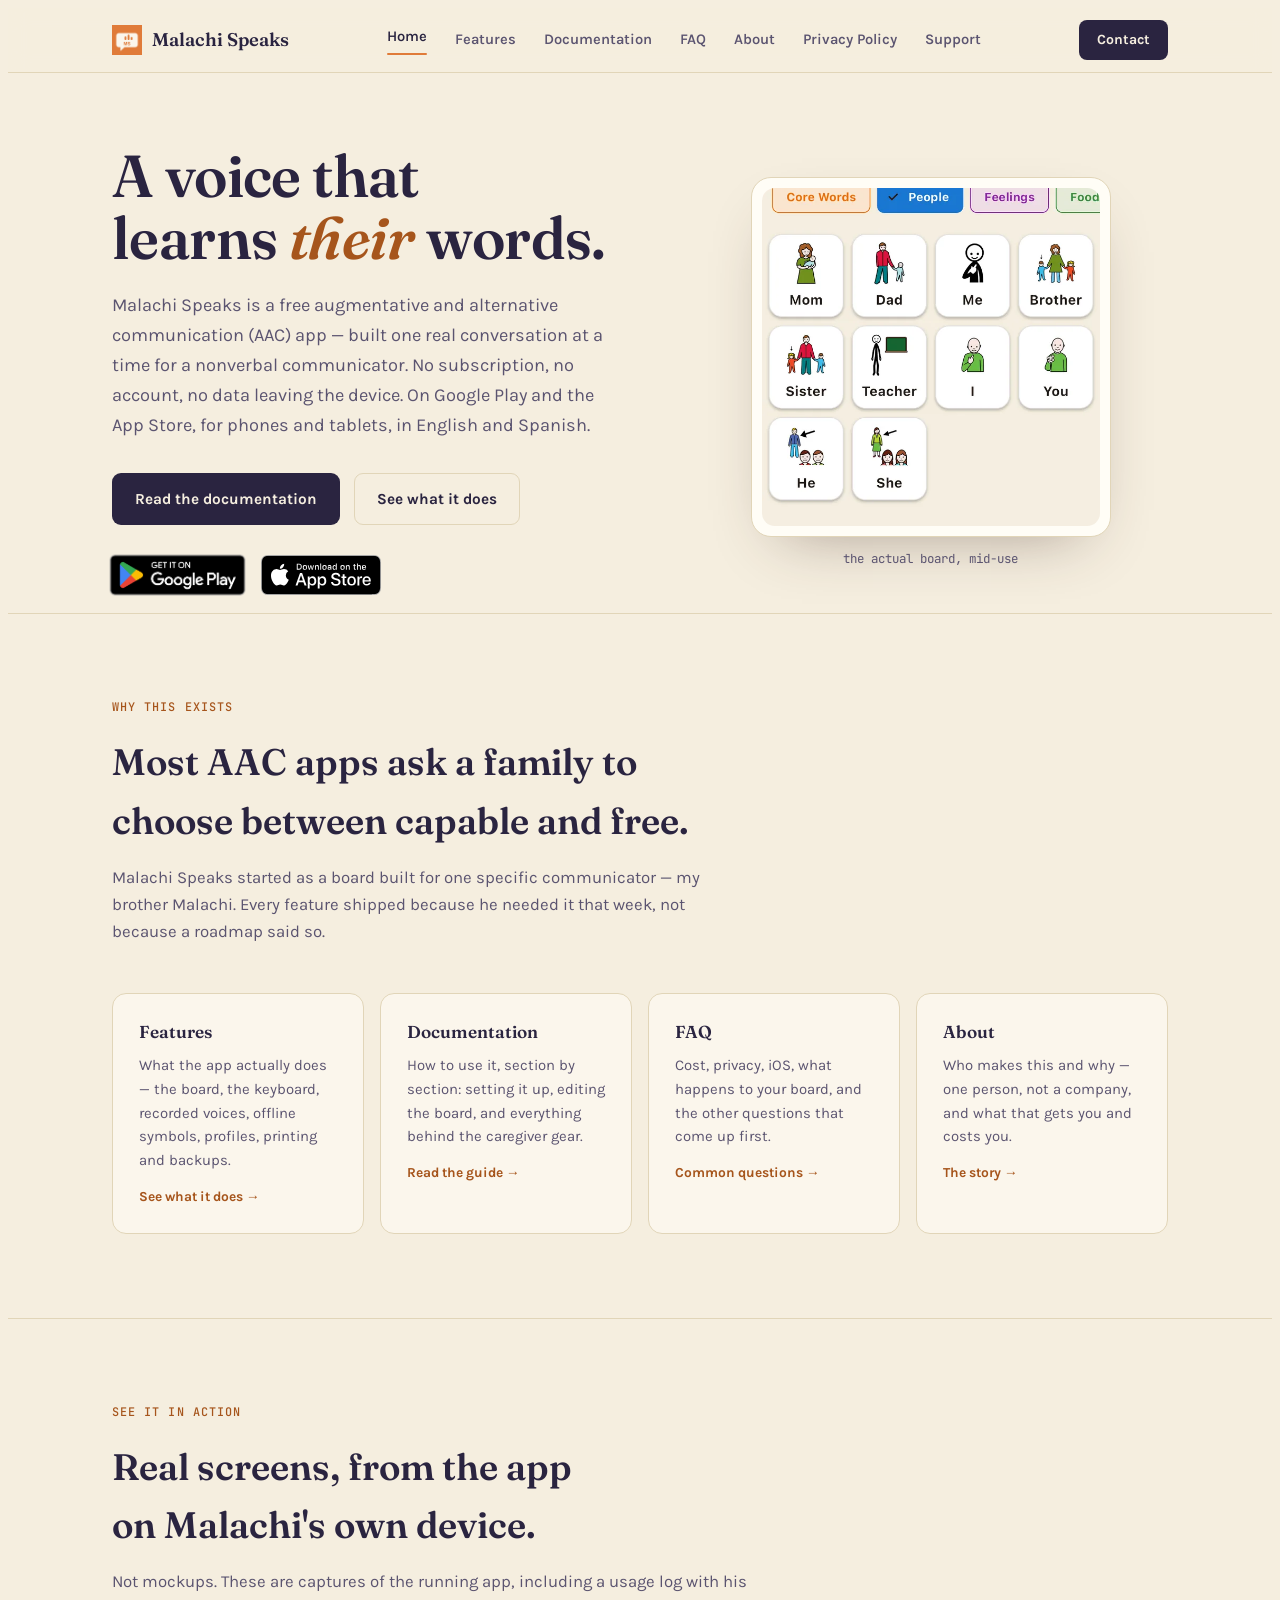
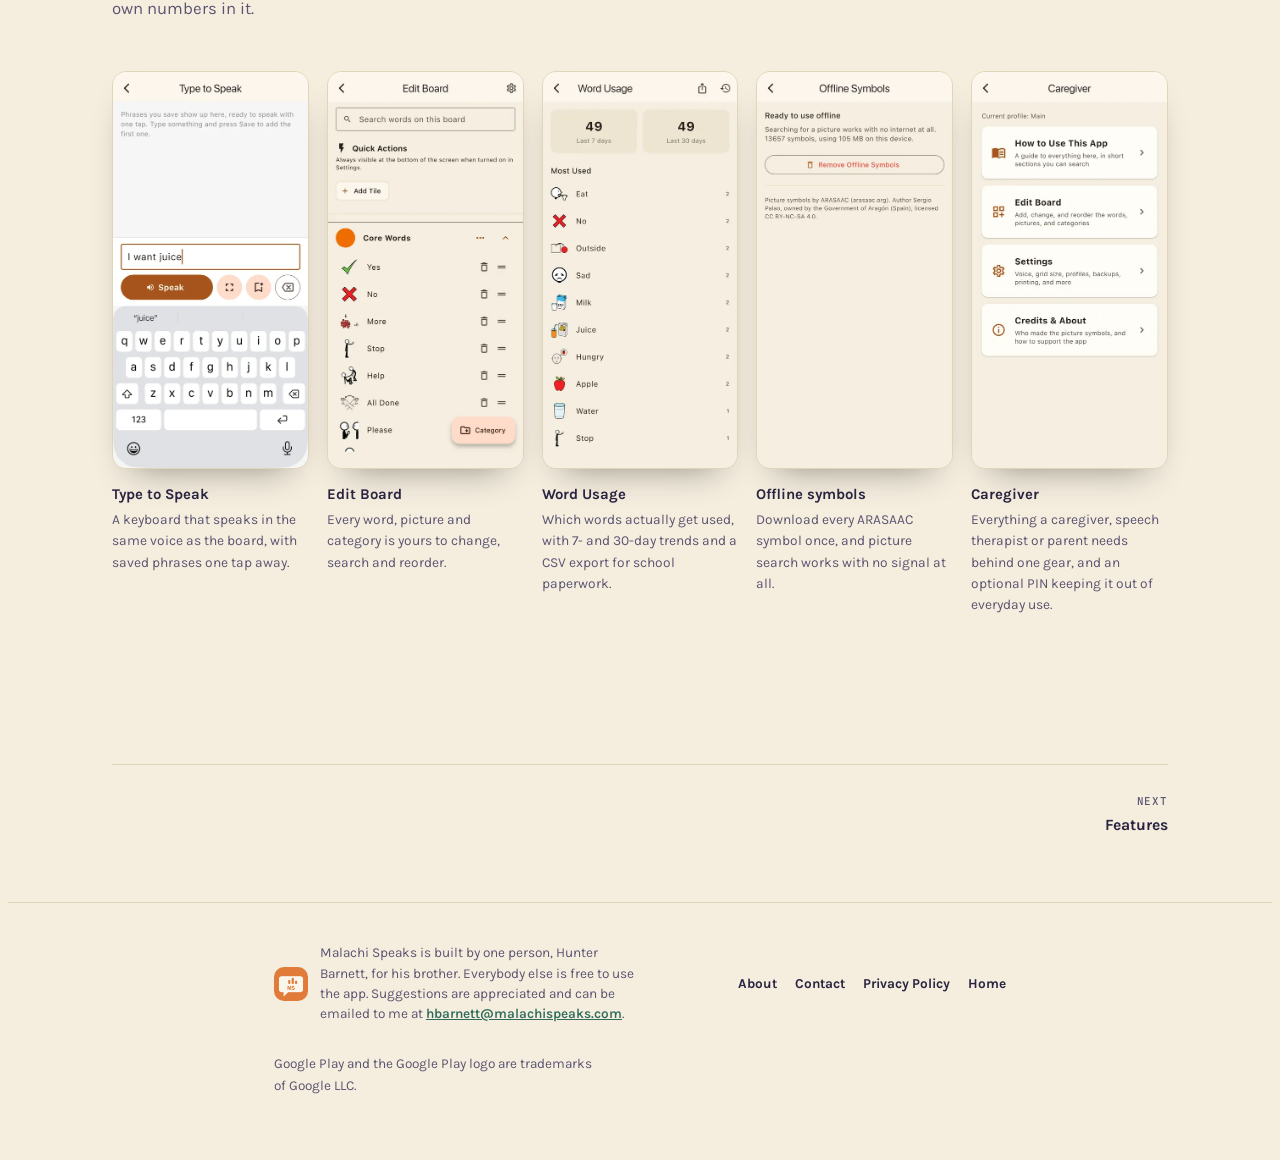
<file: index.html>
<!DOCTYPE html>
<html lang="en">
<head>
<meta charset="UTF-8">
<meta name="viewport" content="width=device-width, initial-scale=1.0">
<title>Malachi Speaks — free, private AAC for a nonverbal communicator</title>
<meta name="description" content="A free AAC app: a tap-to-speak picture board with a keyboard, recorded voices and offline symbols. No subscription, no account, nothing leaves the device.">
<link rel="icon" href="/assets/logo.png">
<link rel="preconnect" href="https://fonts.googleapis.com">
<link rel="preconnect" href="https://fonts.gstatic.com" crossorigin>
<link href="https://fonts.googleapis.com/css2?family=Fraunces:opsz,wght@9..144,400;9..144,500;9..144,600;9..144,700&family=Karla:wght@400;600;700&family=JetBrains+Mono:wght@400;500&display=swap" rel="stylesheet">
<link rel="canonical" href="https://malachispeaks.com/">
<meta name="theme-color" content="#E07B39">
<meta property="og:type" content="website">
<meta property="og:site_name" content="Malachi Speaks">
<meta property="og:locale" content="en_US">
<meta property="og:url" content="https://malachispeaks.com/">
<meta property="og:title" content="Malachi Speaks — free, private AAC for a nonverbal communicator">
<meta property="og:description" content="A free AAC app: a tap-to-speak picture board with a keyboard, recorded voices and offline symbols. No subscription, no account, nothing leaves the device.">
<meta property="og:image" content="https://malachispeaks.com/assets/og-image.png">
<meta property="og:image:width" content="1200">
<meta property="og:image:height" content="630">
<meta property="og:image:alt" content="Malachi Speaks — a free AAC picture board app for Android, shown on a phone">
<meta name="twitter:card" content="summary_large_image">
<meta name="twitter:title" content="Malachi Speaks — free, private AAC for a nonverbal communicator">
<meta name="twitter:description" content="A free AAC app: a tap-to-speak picture board with a keyboard, recorded voices and offline symbols. No subscription, no account, nothing leaves the device.">
<meta name="twitter:image" content="https://malachispeaks.com/assets/og-image.png">
<script type="application/ld+json">
{
 "@context": "https://schema.org",
 "@graph": [
  {
   "@type": "WebSite",
   "@id": "https://malachispeaks.com/#website",
   "url": "https://malachispeaks.com/",
   "name": "Malachi Speaks",
   "description": "A free AAC app for people who are nonverbal: tap pictures, build sentences, or type.",
   "inLanguage": "en",
   "publisher": {
    "@id": "https://malachispeaks.com/about/#hunter"
   }
  },
  {
   "@type": [
    "SoftwareApplication",
    "MobileApplication"
   ],
   "@id": "https://malachispeaks.com/#app",
   "name": "Malachi Speaks",
   "description": "A free augmentative and alternative communication (AAC) app. Tap picture tiles to speak, chain them into sentences, or type on a keyboard that speaks. Recorded real voices, offline picture symbols, caregiver PIN, profiles, word-usage reports, printing and backups. No subscription, no account, no ads, and nothing leaves the device.",
   "url": "https://malachispeaks.com/",
   "installUrl": [
    "https://play.google.com/store/apps/details?id=com.MalachiSpeaks",
    "https://apps.apple.com/app/id6813479556"
   ],
   "downloadUrl": [
    "https://play.google.com/store/apps/details?id=com.MalachiSpeaks",
    "https://apps.apple.com/app/id6813479556"
   ],
   "operatingSystem": [
    "Android",
    "iOS"
   ],
   "applicationCategory": "HealthApplication",
   "applicationSubCategory": "Augmentative and alternative communication (AAC)",
   "softwareVersion": "1.0.0",
   "inLanguage": [
    "en",
    "es"
   ],
   "isAccessibleForFree": true,
   "offers": {
    "@type": "Offer",
    "price": "0",
    "priceCurrency": "USD",
    "availability": "https://schema.org/InStock",
    "url": "https://play.google.com/store/apps/details?id=com.MalachiSpeaks"
   },
   "author": {
    "@id": "https://malachispeaks.com/about/#hunter"
   },
   "creator": {
    "@id": "https://malachispeaks.com/about/#hunter"
   },
   "screenshot": [
    "https://malachispeaks.com/assets/board-people.webp",
    "https://malachispeaks.com/assets/shot-type.webp",
    "https://malachispeaks.com/assets/shot-edit.webp",
    "https://malachispeaks.com/assets/shot-usage.webp",
    "https://malachispeaks.com/assets/shot-offline.webp",
    "https://malachispeaks.com/assets/shot-caregiver.webp"
   ],
   "featureList": [
    "Tap-to-speak picture board",
    "Sentence Builder with next-word suggestions",
    "Type to Speak with saved phrases",
    "Recorded real voices per tile",
    "Offline ARASAAC picture symbols",
    "Caregiver PIN",
    "Multiple profiles",
    "Word-usage reports with CSV export",
    "Board printing",
    "Backup, restore and Open Board Format import/export",
    "English and Spanish"
   ],
   "image": "https://malachispeaks.com/assets/og-image.png"
  },
  {
   "@type": "Person",
   "@id": "https://malachispeaks.com/about/#hunter",
   "name": "Hunter Barnett",
   "email": "mailto:hbarnett@malachispeaks.com",
   "url": "https://malachispeaks.com/about/"
  }
 ]
}
</script>
<link href="/assets/style.css" rel="stylesheet">
</head>
<body>

<nav class="nav">
  <div class="wrap nav-inner">
    <a class="brand" href="/">
      <img src="/assets/logo.png" alt="" width="30" height="30">
      <span class="brand-text">Malachi Speaks</span>
    </a>
    <div class="nav-links">
      <a href="/" aria-current="page">Home</a>
      <a href="/features/">Features</a>
      <a href="/docs/">Documentation</a>
      <a href="/faq/">FAQ</a>
      <a href="/about/">About</a>
      <a href="/privacy/">Privacy Policy</a>
      <a href="/support/">Support</a>
    </div>
    <div class="nav-right">
      <a class="nav-cta" href="mailto:hbarnett@malachispeaks.com">Contact</a>
      <details class="nav-menu">
        <summary aria-label="Menu">
          <span class="burger" aria-hidden="true"></span>
          <span class="burger-label">Menu</span>
        </summary>
        <div class="nav-menu-panel">
          <a href="/" aria-current="page">Home</a>
          <a href="/features/">Features</a>
          <a href="/docs/">Documentation</a>
          <a href="/faq/">FAQ</a>
          <a href="/about/">About</a>
          <a href="/privacy/">Privacy Policy</a>
          <a href="/support/">Support</a>
          <a class="menu-cta" href="mailto:hbarnett@malachispeaks.com">Contact</a>
        </div>
      </details>
    </div>
  </div>
</nav>

<header class="hero">
  <div class="wrap hero-grid">
    <div>
      <h1>A voice that<br>learns <em>their</em> words.</h1>
      <p class="hero-sub">
        Malachi Speaks is a free augmentative and alternative communication (AAC) app —
        built one real conversation at a time for a nonverbal communicator.
        No subscription, no account, no data leaving the device.
        On Google Play and the App Store, for phones and tablets, in English and Spanish.
      </p>
      <div class="hero-actions">
        <a class="btn btn-primary" href="/docs/">Read the documentation</a>
        <a class="btn btn-ghost" href="/features/">See what it does</a>
      </div>
      <div class="store-badges">
        <a class="store-badge" href="https://play.google.com/store/apps/details?id=com.MalachiSpeaks" rel="noopener">
          <img src="/assets/google-play-badge.png" alt="Get it on Google Play" width="646" height="250">
        </a>
        <a class="store-badge store-badge-apple" href="https://apps.apple.com/app/id6813479556" rel="noopener">
          <img src="/assets/app-store-badge.svg" alt="Download on the App Store" width="120" height="40">
        </a>
      </div>
    </div>

    <div>
      <div class="board-mock">
        <img src="/assets/board-people.webp" alt="The Malachi Speaks board showing the People category — tiles for Mom, Dad, Me, Brother, Sister, Teacher, I, You, He and She.">
      </div>
      <p class="shot-caption">the actual board, mid-use</p>
    </div>
  </div>
</header>

<section id="overview">
  <div class="wrap">
    <div class="section-head">
      <span class="kicker">Why this exists</span>
      <h2>Most AAC apps ask a family to choose between capable and free.</h2>
      <p>Malachi Speaks started as a board built for one specific communicator — my brother
      Malachi. Every feature shipped because he needed it that week, not because a
      roadmap said so.</p>
    </div>

    <div class="home-grid">
      <a class="home-card" href="/features/">
        <h3>Features</h3>
        <p>What the app actually does — the board, the keyboard, recorded voices,
        offline symbols, profiles, printing and backups.</p>
        <span class="go">See what it does &rarr;</span>
      </a>
      <a class="home-card" href="/docs/">
        <h3>Documentation</h3>
        <p>How to use it, section by section: setting it up, editing the board,
        and everything behind the caregiver gear.</p>
        <span class="go">Read the guide &rarr;</span>
      </a>
      <a class="home-card" href="/faq/">
        <h3>FAQ</h3>
        <p>Cost, privacy, iOS, what happens to your board, and the other
        questions that come up first.</p>
        <span class="go">Common questions &rarr;</span>
      </a>
      <a class="home-card" href="/about/">
        <h3>About</h3>
        <p>Who makes this and why — one person, not a company, and what that
        gets you and costs you.</p>
        <span class="go">The story &rarr;</span>
      </a>
    </div>
  </div>
</section>

<section id="in-action">
  <div class="wrap">
    <div class="section-head">
      <span class="kicker">See it in action</span>
      <h2>Real screens, from the app on Malachi's own device.</h2>
      <p>Not mockups. These are captures of the running app, including a usage
      log with his own numbers in it.</p>
    </div>

    <div class="shots" role="list">
      <figure class="shot" role="listitem">
        <img src="/assets/shot-type.webp" width="460" height="935" loading="lazy"
             alt="The Type to Speak screen with “I want juice” being typed on the keyboard, above a Speak button.">
        <figcaption><strong>Type to Speak</strong>A keyboard that speaks in the
        same voice as the board, with saved phrases one tap away.</figcaption>
      </figure>
      <figure class="shot" role="listitem">
        <img src="/assets/shot-edit.webp" width="460" height="935" loading="lazy"
             alt="The Edit Board screen listing the Core Words category — Yes, No, More, Stop, Help, All Done, Please — each with a delete and reorder control.">
        <figcaption><strong>Edit Board</strong>Every word, picture and category
        is yours to change, search and reorder.</figcaption>
      </figure>
      <figure class="shot" role="listitem">
        <img src="/assets/shot-usage.webp" width="460" height="935" loading="lazy"
             alt="The Word Usage screen showing 49 taps over the last 7 and 30 days, and a Most Used list led by Eat, No, Outside, Sad and Milk.">
        <figcaption><strong>Word Usage</strong>Which words actually get used,
        with 7- and 30-day trends and a CSV export for school paperwork.</figcaption>
      </figure>
      <figure class="shot" role="listitem">
        <img src="/assets/shot-offline.webp" width="460" height="935" loading="lazy"
             alt="The Offline Symbols screen reading “Ready to use offline — 13,651 symbols, using 105 MB on this device”.">
        <figcaption><strong>Offline symbols</strong>Download every ARASAAC
        symbol once, and picture search works with no signal at all.</figcaption>
      </figure>
      <figure class="shot" role="listitem">
        <img src="/assets/shot-caregiver.webp" width="460" height="935" loading="lazy"
             alt="The Caregiver screen with four cards: How to Use This App, Edit Board, Settings, and Credits and About.">
        <figcaption><strong>Caregiver</strong>Everything a caregiver, speech
        therapist or parent needs behind one gear, and an optional PIN keeping
        it out of everyday use.</figcaption>
      </figure>
    </div>
  </div>
</section>

<div class="wrap"><div class="page-nav">
  <a class="next" href="/features/"><span>Next</span>Features</a>
</div></div>

<footer>
  <div class="wrap footer-inner">
    <div class="footer-brand">
      <img src="/assets/logo.png" alt="" width="34" height="34" style="border-radius:10px;flex-shrink:0;">
      <p>Malachi Speaks is built by one person, Hunter Barnett, for his
      brother. Everybody else is free to use the app. Suggestions are
      appreciated and can be emailed to me at
      <a href="mailto:hbarnett@malachispeaks.com">hbarnett@malachispeaks.com</a>.</p>
    </div>
    <div class="footer-links">
      <a href="/about/">About</a>
      <a href="mailto:hbarnett@malachispeaks.com">Contact</a>
      <a href="/privacy/">Privacy Policy</a>
      <a href="/">Home</a>
    </div>
    <p class="footer-legal">Google Play and the Google Play logo are trademarks of Google LLC.</p>
  </div>
</footer>

<script>
  // Progressive enhancement only: <details> opens and closes on its own.
  // This closes the panel after a tap and on an outside click.
  (function () {
    var menu = document.querySelector('.nav-menu');
    if (!menu) return;
    menu.querySelectorAll('a').forEach(function (link) {
      link.addEventListener('click', function () { menu.open = false; });
    });
    document.addEventListener('click', function (event) {
      if (menu.open && !menu.contains(event.target)) menu.open = false;
    });
  })();
</script>

</body>
</html>
</file>
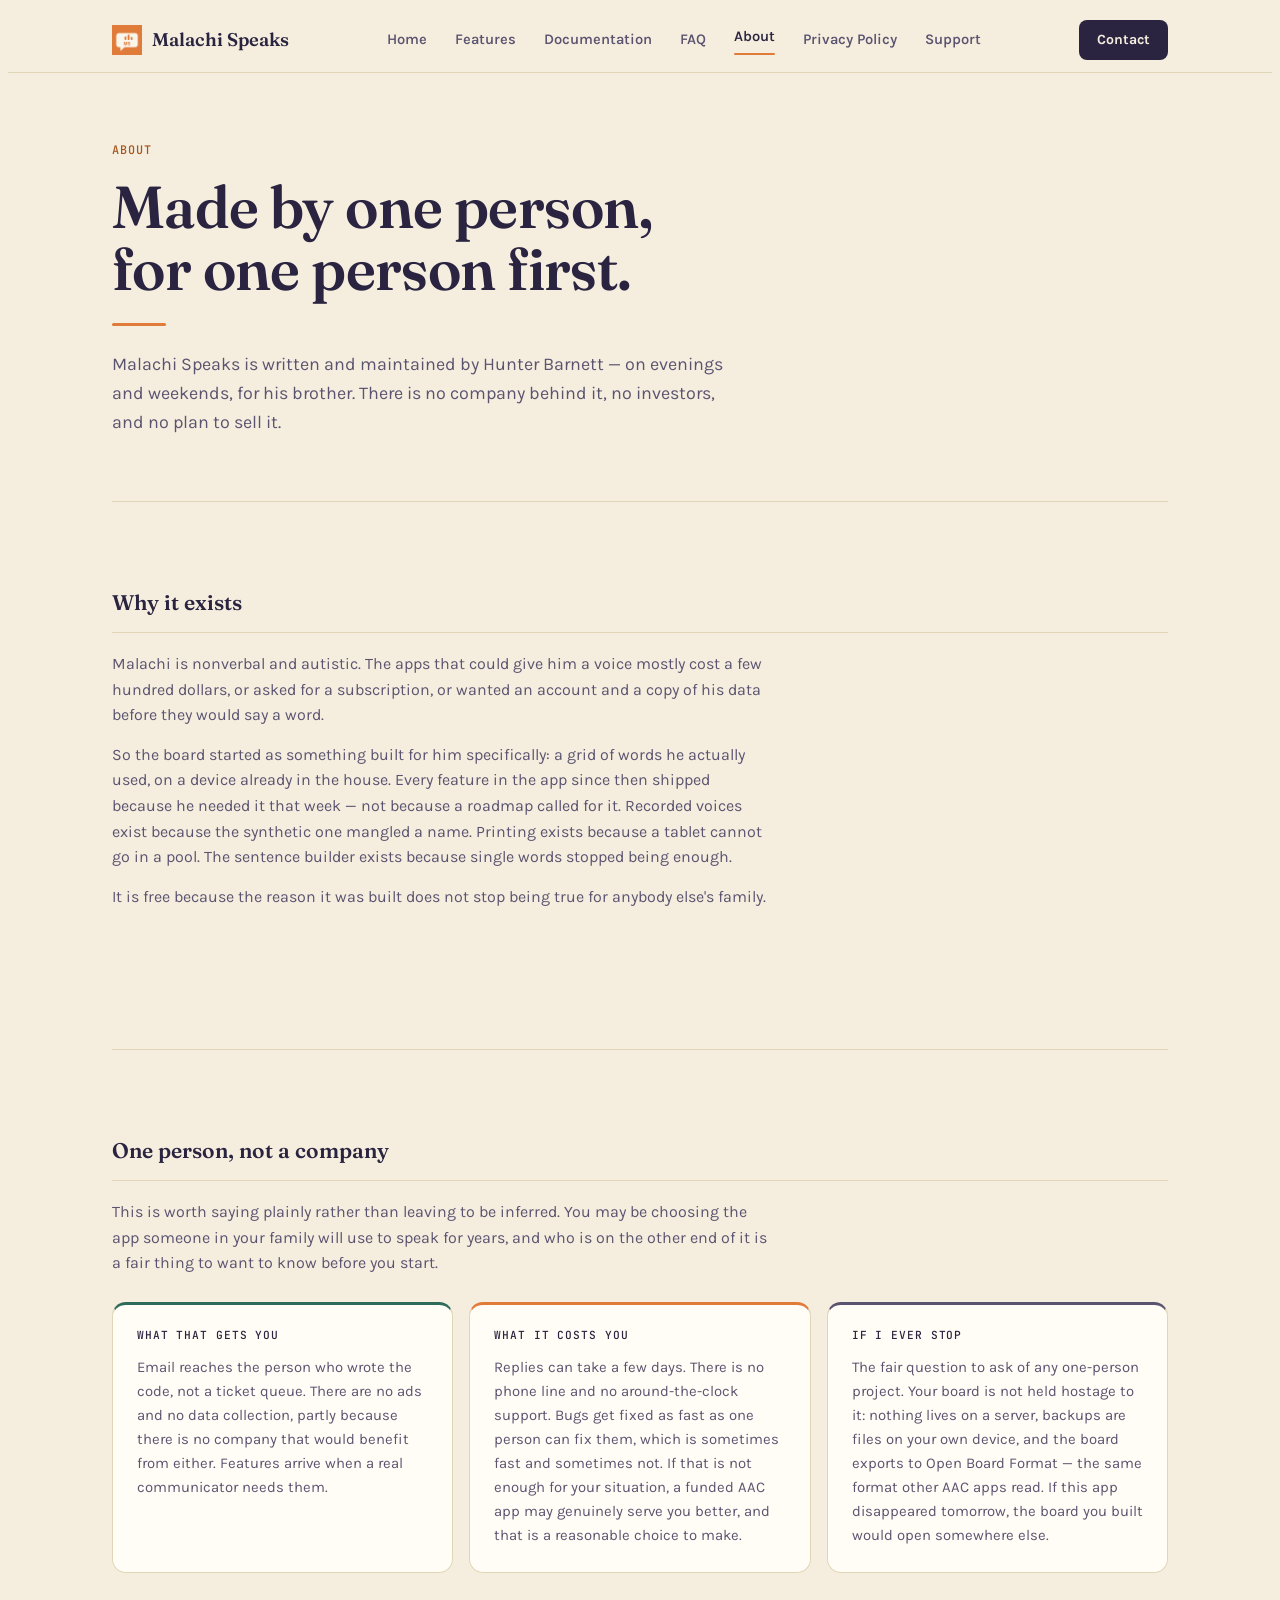
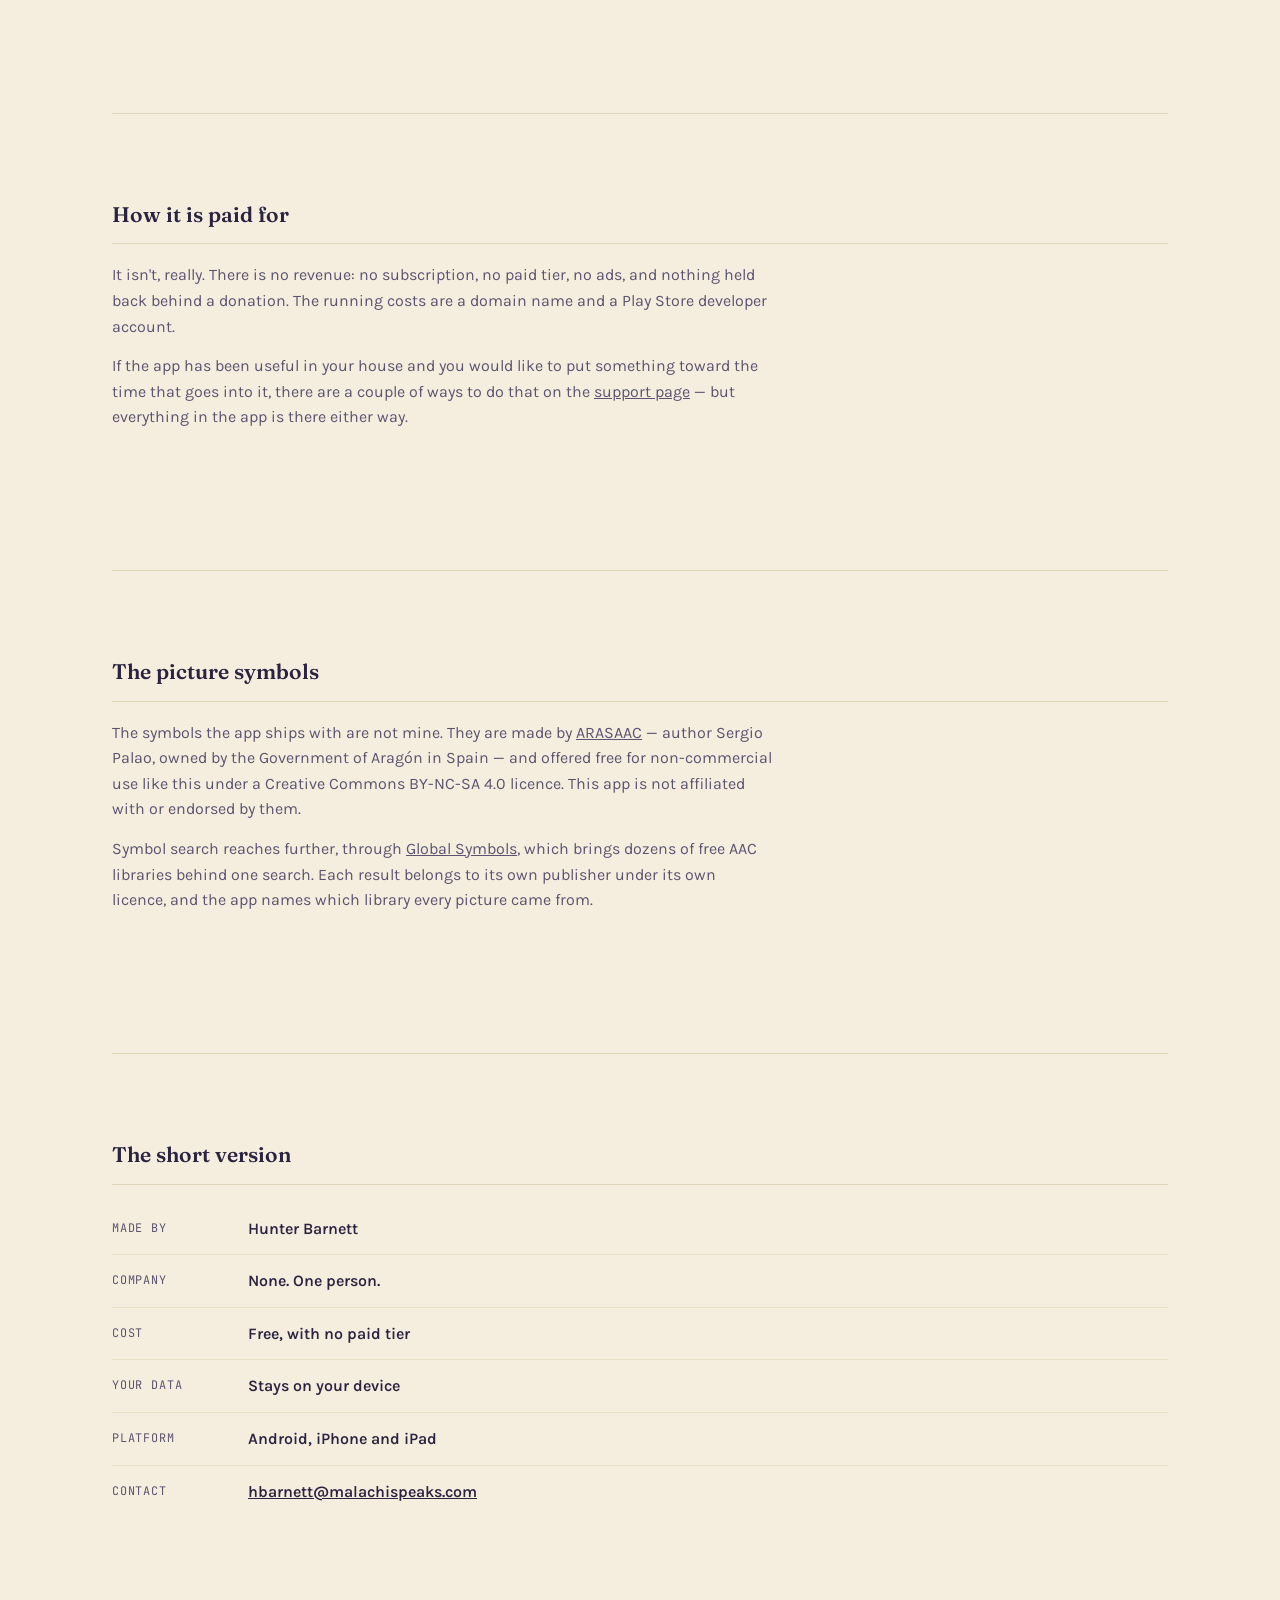
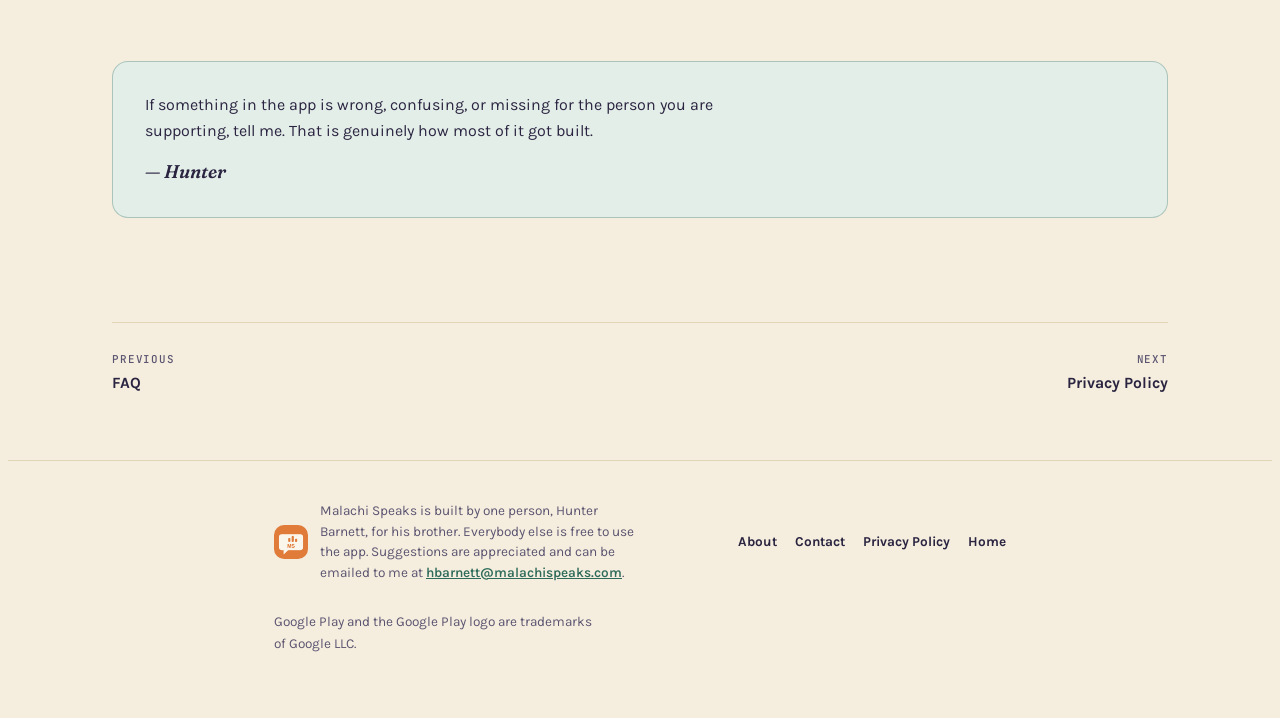
<file: about/index.html>
<!DOCTYPE html>
<html lang="en">
<head>
<meta charset="UTF-8">
<meta name="viewport" content="width=device-width, initial-scale=1.0">
<title>About — Malachi Speaks</title>
<meta name="description" content="Malachi Speaks is a free AAC app made by one person — Hunter Barnett — for his nonverbal brother. Not a company. Here is what that means.">
<link rel="icon" href="/assets/logo.png">
<link rel="preconnect" href="https://fonts.googleapis.com">
<link rel="preconnect" href="https://fonts.gstatic.com" crossorigin>
<link href="https://fonts.googleapis.com/css2?family=Fraunces:opsz,wght@9..144,400;9..144,500;9..144,600;9..144,700&family=Karla:wght@400;600;700&family=JetBrains+Mono:wght@400;500&display=swap" rel="stylesheet">
<link rel="canonical" href="https://malachispeaks.com/about/">
<meta name="theme-color" content="#E07B39">
<meta property="og:type" content="website">
<meta property="og:site_name" content="Malachi Speaks">
<meta property="og:locale" content="en_US">
<meta property="og:url" content="https://malachispeaks.com/about/">
<meta property="og:title" content="About — Malachi Speaks">
<meta property="og:description" content="Malachi Speaks is a free AAC app made by one person — Hunter Barnett — for his nonverbal brother. Not a company. Here is what that means.">
<meta property="og:image" content="https://malachispeaks.com/assets/og-image.png">
<meta property="og:image:width" content="1200">
<meta property="og:image:height" content="630">
<meta property="og:image:alt" content="Malachi Speaks — a free AAC picture board app for Android, shown on a phone">
<meta name="twitter:card" content="summary_large_image">
<meta name="twitter:title" content="About — Malachi Speaks">
<meta name="twitter:description" content="Malachi Speaks is a free AAC app made by one person — Hunter Barnett — for his nonverbal brother. Not a company. Here is what that means.">
<meta name="twitter:image" content="https://malachispeaks.com/assets/og-image.png">
<link href="/assets/style.css" rel="stylesheet">
</head>
<body>

<nav class="nav">
  <div class="wrap nav-inner">
    <a class="brand" href="/">
      <img src="/assets/logo.png" alt="" width="30" height="30">
      <span class="brand-text">Malachi Speaks</span>
    </a>
    <div class="nav-links">
      <a href="/">Home</a>
      <a href="/features/">Features</a>
      <a href="/docs/">Documentation</a>
      <a href="/faq/">FAQ</a>
      <a href="/about/" aria-current="page">About</a>
      <a href="/privacy/">Privacy Policy</a>
      <a href="/support/">Support</a>
    </div>
    <div class="nav-right">
      <a class="nav-cta" href="mailto:hbarnett@malachispeaks.com">Contact</a>
      <details class="nav-menu">
        <summary aria-label="Menu">
          <span class="burger" aria-hidden="true"></span>
          <span class="burger-label">Menu</span>
        </summary>
        <div class="nav-menu-panel">
          <a href="/">Home</a>
          <a href="/features/">Features</a>
          <a href="/docs/">Documentation</a>
          <a href="/faq/">FAQ</a>
          <a href="/about/" aria-current="page">About</a>
          <a href="/privacy/">Privacy Policy</a>
          <a href="/support/">Support</a>
          <a class="menu-cta" href="mailto:hbarnett@malachispeaks.com">Contact</a>
        </div>
      </details>
    </div>
  </div>
</nav>

<div class="wrap">
  <header class="hero">
    <span class="kicker">About</span>
    <h1>Made by one person,<br>for one person first.</h1>
    <p class="lede">Malachi Speaks is written and maintained by Hunter Barnett &mdash;
    on evenings and weekends, for his brother. There is no company behind it, no
    investors, and no plan to sell it.</p>
  </header>

  <main>
    <section class="about-section">
      <h2>Why it exists</h2>
      <p>Malachi is nonverbal and autistic. The apps that could give him a voice
      mostly cost a few hundred dollars, or asked for a subscription, or wanted an
      account and a copy of his data before they would say a word.</p>
      <p>So the board started as something built for him specifically: a grid of
      words he actually used, on a device already in the house. Every feature in
      the app since then shipped because he needed it that week &mdash; not because
      a roadmap called for it. Recorded voices exist because the synthetic one
      mangled a name. Printing exists because a tablet cannot go in a pool. The
      sentence builder exists because single words stopped being enough.</p>
      <p>It is free because the reason it was built does not stop being true for
      anybody else's family.</p>
    </section>

    <section class="about-section">
      <h2>One person, not a company</h2>
      <p>This is worth saying plainly rather than leaving to be inferred. You may
      be choosing the app someone in your family will use to speak for years, and
      who is on the other end of it is a fair thing to want to know before you
      start.</p>

      <div class="honest-grid">
        <div class="honest-card good">
          <span class="honest-label">What that gets you</span>
          <p>Email reaches the person who wrote the code, not a ticket queue.
          There are no ads and no data collection, partly because there is no
          company that would benefit from either. Features arrive when a real
          communicator needs them.</p>
        </div>
        <div class="honest-card cost">
          <span class="honest-label">What it costs you</span>
          <p>Replies can take a few days. There is no phone line and no
          around-the-clock support. Bugs get fixed as fast as one person can fix
          them, which is sometimes fast and sometimes not. If that is not enough
          for your situation, a funded AAC app may genuinely serve you better,
          and that is a reasonable choice to make.</p>
        </div>
        <div class="honest-card stop">
          <span class="honest-label">If I ever stop</span>
          <p>The fair question to ask of any one-person project. Your board is
          not held hostage to it: nothing lives on a server, backups are files on
          your own device, and the board exports to Open Board Format &mdash; the
          same format other AAC apps read. If this app disappeared tomorrow, the
          board you built would open somewhere else.</p>
        </div>
      </div>
    </section>

    <section class="about-section">
      <h2>How it is paid for</h2>
      <p>It isn't, really. There is no revenue: no subscription, no paid tier, no
      ads, and nothing held back behind a donation. The running costs are a domain
      name and a Play Store developer account.</p>
      <p>If the app has been useful in your house and you would like to put
      something toward the time that goes into it, there are a couple of ways to
      do that on the <a href="/support/">support page</a> &mdash; but everything in
      the app is there either way.</p>
    </section>

    <section class="about-section">
      <h2>The picture symbols</h2>
      <p>The symbols the app ships with are not mine. They are made by
      <a href="https://arasaac.org" target="_blank" rel="noopener">ARASAAC</a>
      &mdash; author Sergio Palao, owned by the Government of Arag&oacute;n in
      Spain &mdash; and offered free for non-commercial use like this under a
      Creative Commons BY-NC-SA 4.0 licence. This app is not affiliated with or
      endorsed by them.</p>
      <p>Symbol search reaches further, through
      <a href="https://globalsymbols.com" target="_blank" rel="noopener">Global
      Symbols</a>, which brings dozens of free AAC libraries behind one search.
      Each result belongs to its own publisher under its own licence, and the app
      names which library every picture came from.</p>
    </section>

    <section class="about-section">
      <h2>The short version</h2>
      <dl class="facts">
        <div><dt>Made by</dt><dd>Hunter Barnett</dd></div>
        <div><dt>Company</dt><dd>None. One person.</dd></div>
        <div><dt>Cost</dt><dd>Free, with no paid tier</dd></div>
        <div><dt>Your data</dt><dd>Stays on your device</dd></div>
        <div><dt>Platform</dt><dd>Android, iPhone and iPad</dd></div>
        <div><dt>Contact</dt><dd><a href="mailto:hbarnett@malachispeaks.com">hbarnett@malachispeaks.com</a></dd></div>
      </dl>
    </section>

    <div class="signoff">
      <p>If something in the app is wrong, confusing, or missing for the person
      you are supporting, tell me. That is genuinely how most of it got built.</p>
      <p class="signoff-name">&mdash; Hunter</p>
    </div>
  </main>
</div>

<div class="wrap"><div class="page-nav">
  <a href="/faq/"><span>Previous</span>FAQ</a>
  <a class="next" href="/privacy/"><span>Next</span>Privacy Policy</a>
</div></div>

<footer>
  <div class="wrap footer-inner">
    <div class="footer-brand">
      <img src="/assets/logo.png" alt="" width="34" height="34" style="border-radius:10px;flex-shrink:0;">
      <p>Malachi Speaks is built by one person, Hunter Barnett, for his
      brother. Everybody else is free to use the app. Suggestions are
      appreciated and can be emailed to me at
      <a href="mailto:hbarnett@malachispeaks.com">hbarnett@malachispeaks.com</a>.</p>
    </div>
    <div class="footer-links">
      <a href="/about/">About</a>
      <a href="mailto:hbarnett@malachispeaks.com">Contact</a>
      <a href="/privacy/">Privacy Policy</a>
      <a href="/">Home</a>
    </div>
    <p class="footer-legal">Google Play and the Google Play logo are trademarks of Google LLC.</p>
  </div>
</footer>

<script>
  // Progressive enhancement only: <details> opens and closes on its own.
  // This closes the panel after a tap and on an outside click.
  (function () {
    var menu = document.querySelector('.nav-menu');
    if (!menu) return;
    menu.querySelectorAll('a').forEach(function (link) {
      link.addEventListener('click', function () { menu.open = false; });
    });
    document.addEventListener('click', function (event) {
      if (menu.open && !menu.contains(event.target)) menu.open = false;
    });
  })();
</script>

</body>
</html>
</file>
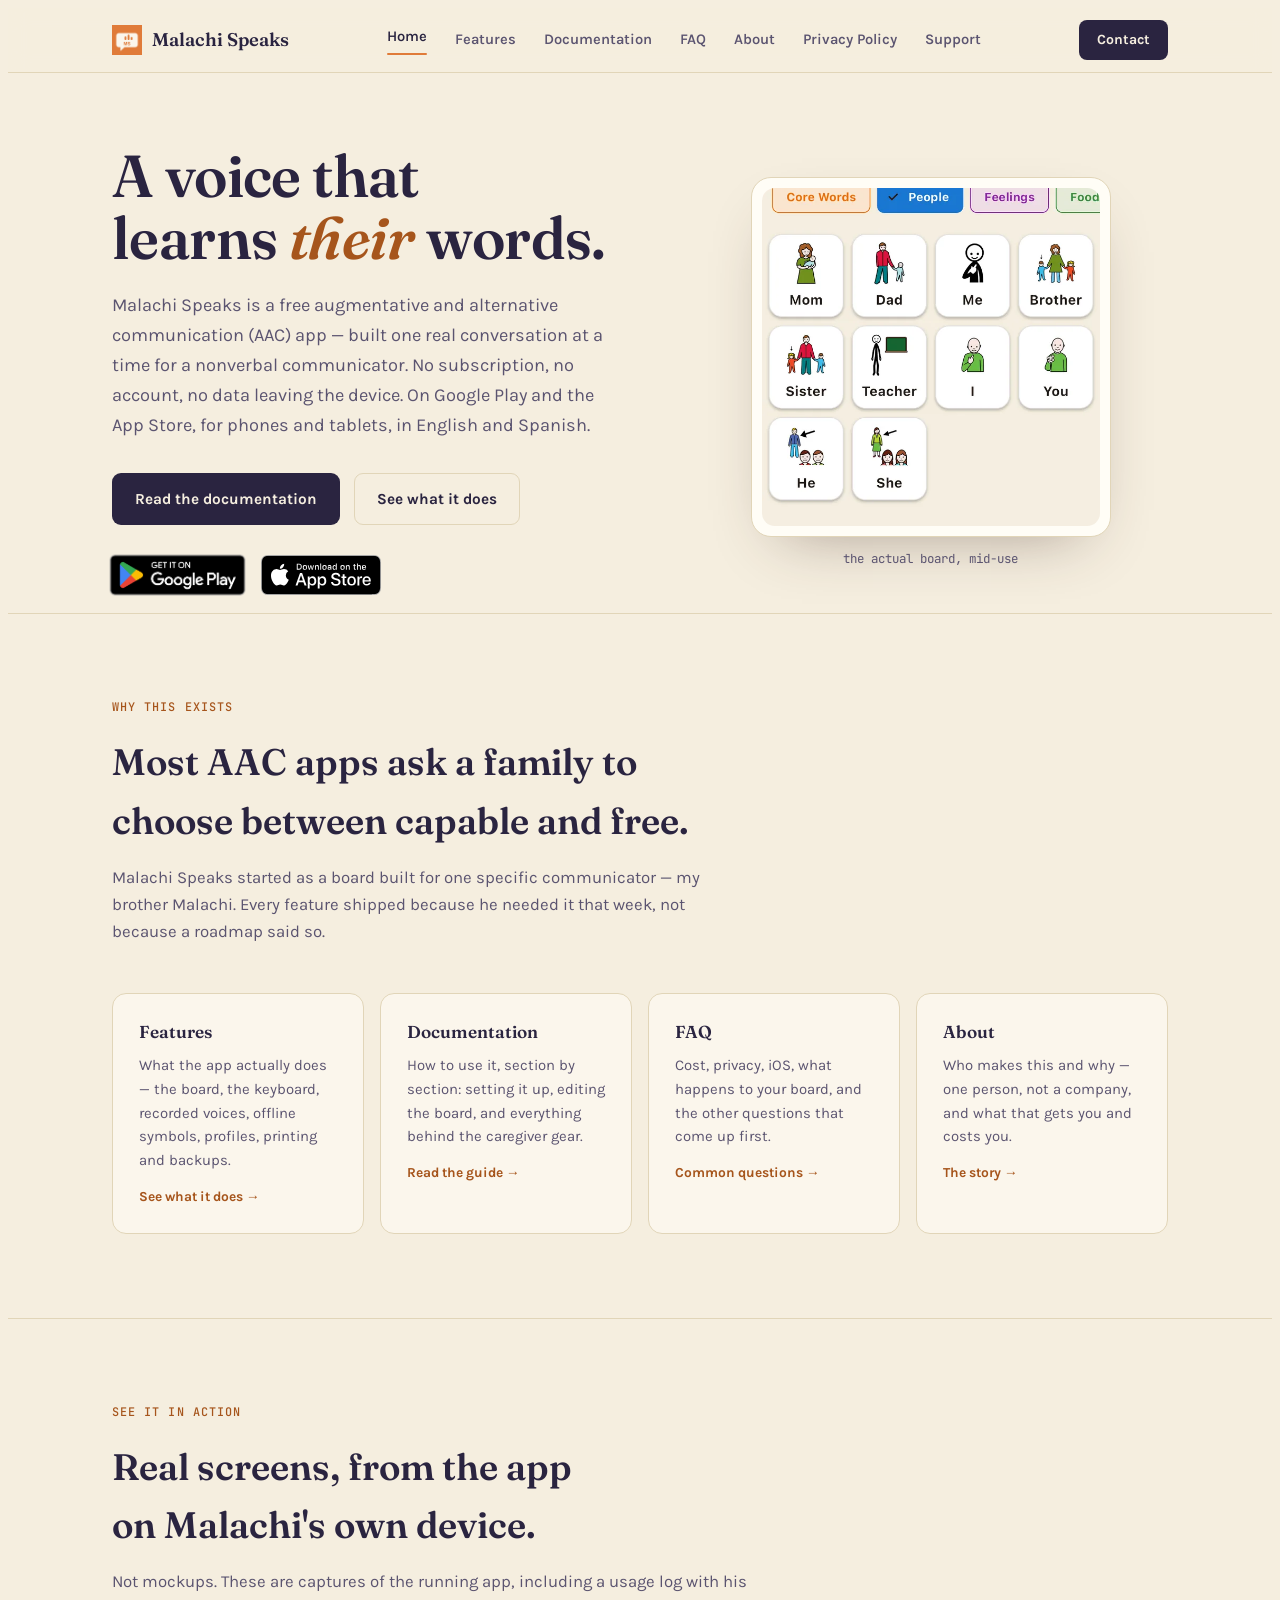
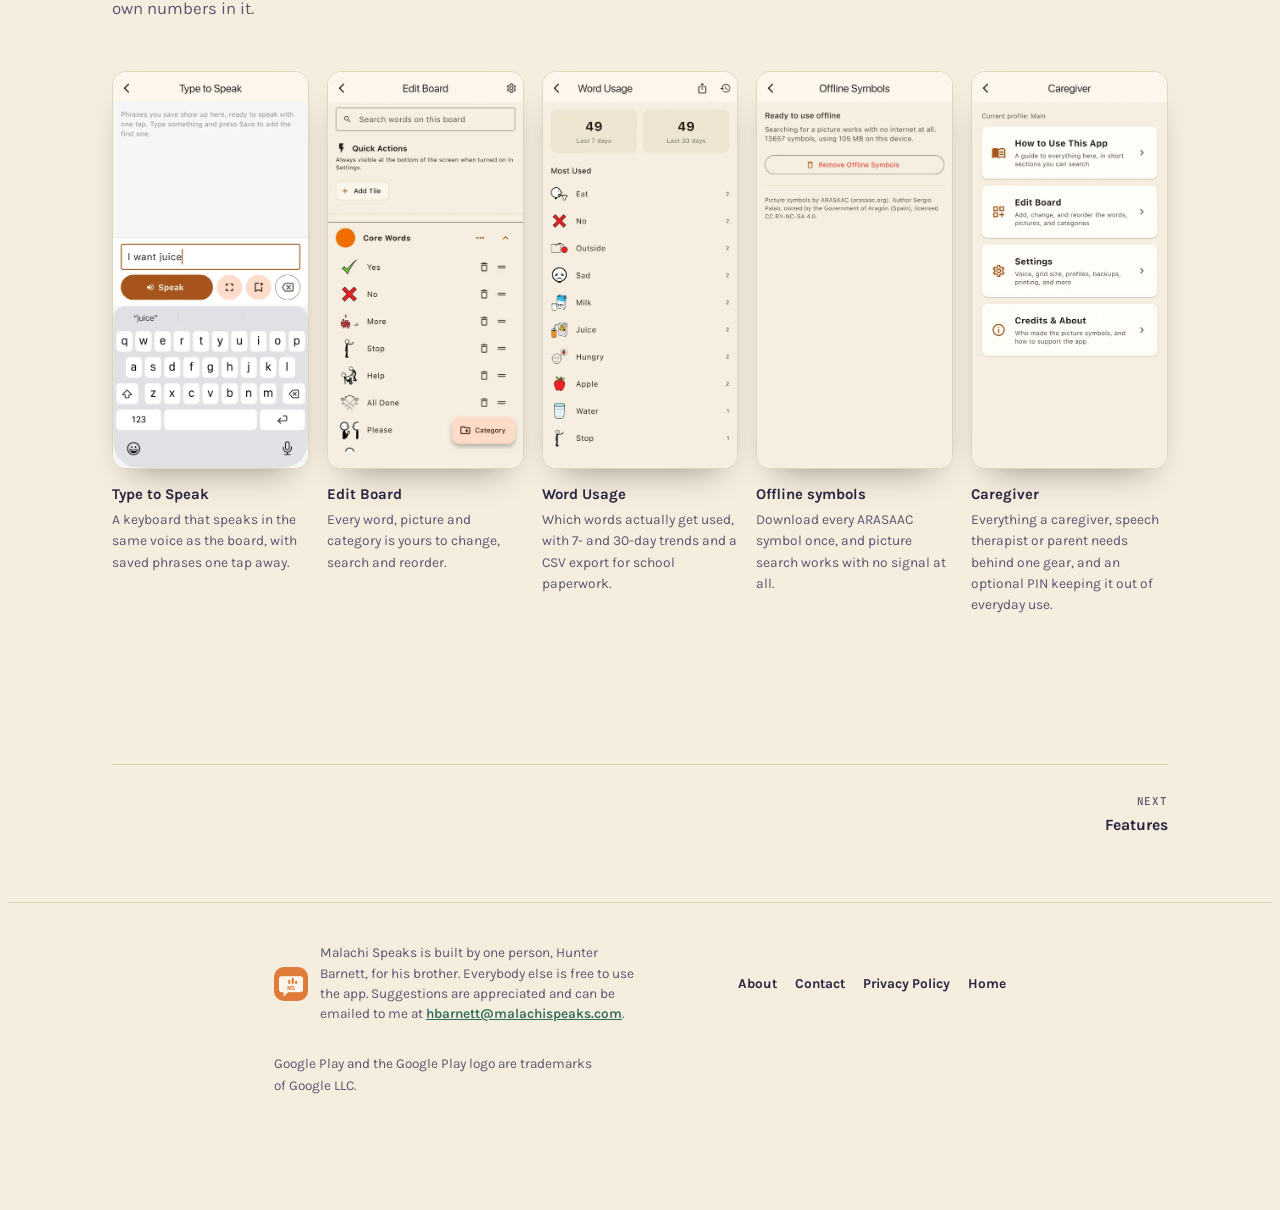
<file: app/index.html>
<!DOCTYPE html>
<html lang="en">
<head>
  <meta charset="utf-8">
  <title>Malachi Speaks</title>
  <link rel="canonical" href="https://malachispeaks.com/">
  <meta http-equiv="refresh" content="0; url=/">
  <meta name="robots" content="noindex">
</head>
<body>
  <p>This page has moved to <a href="/">malachispeaks.com</a>.</p>
</body>
</html>
</file>
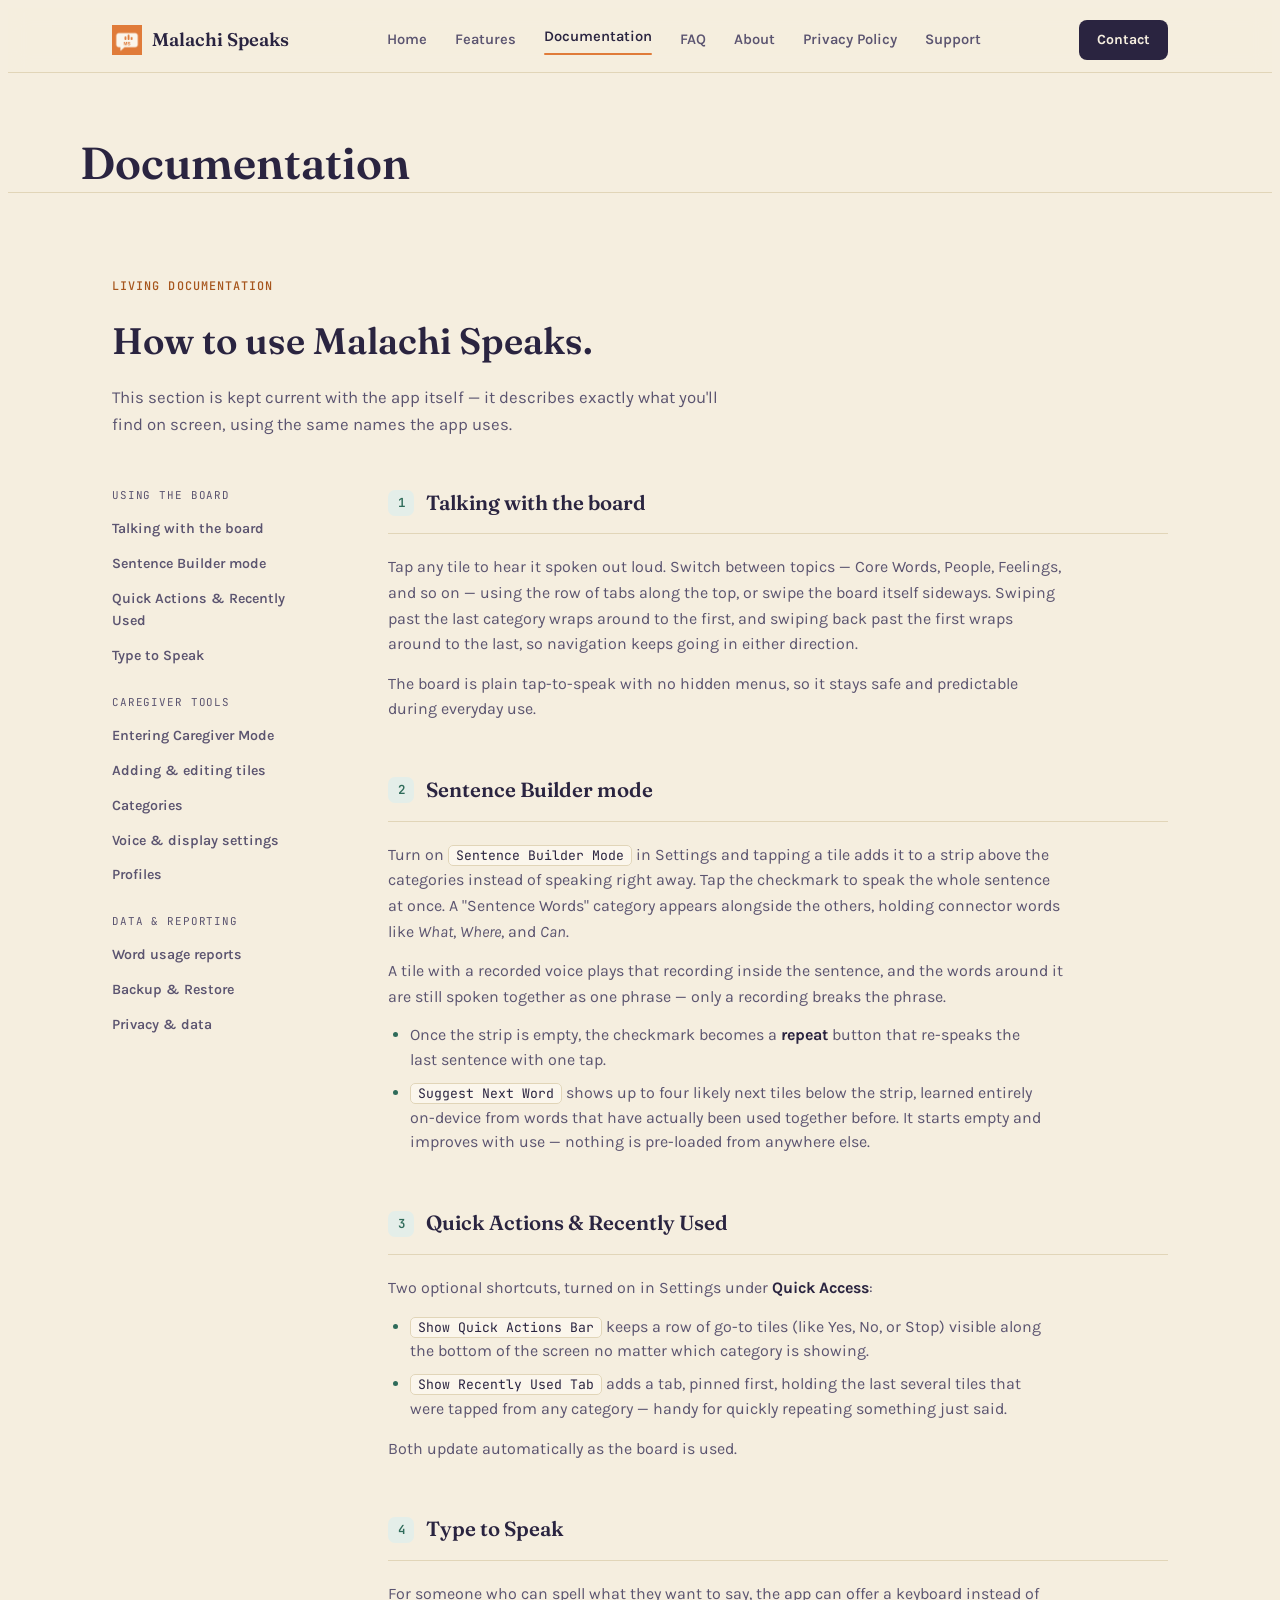
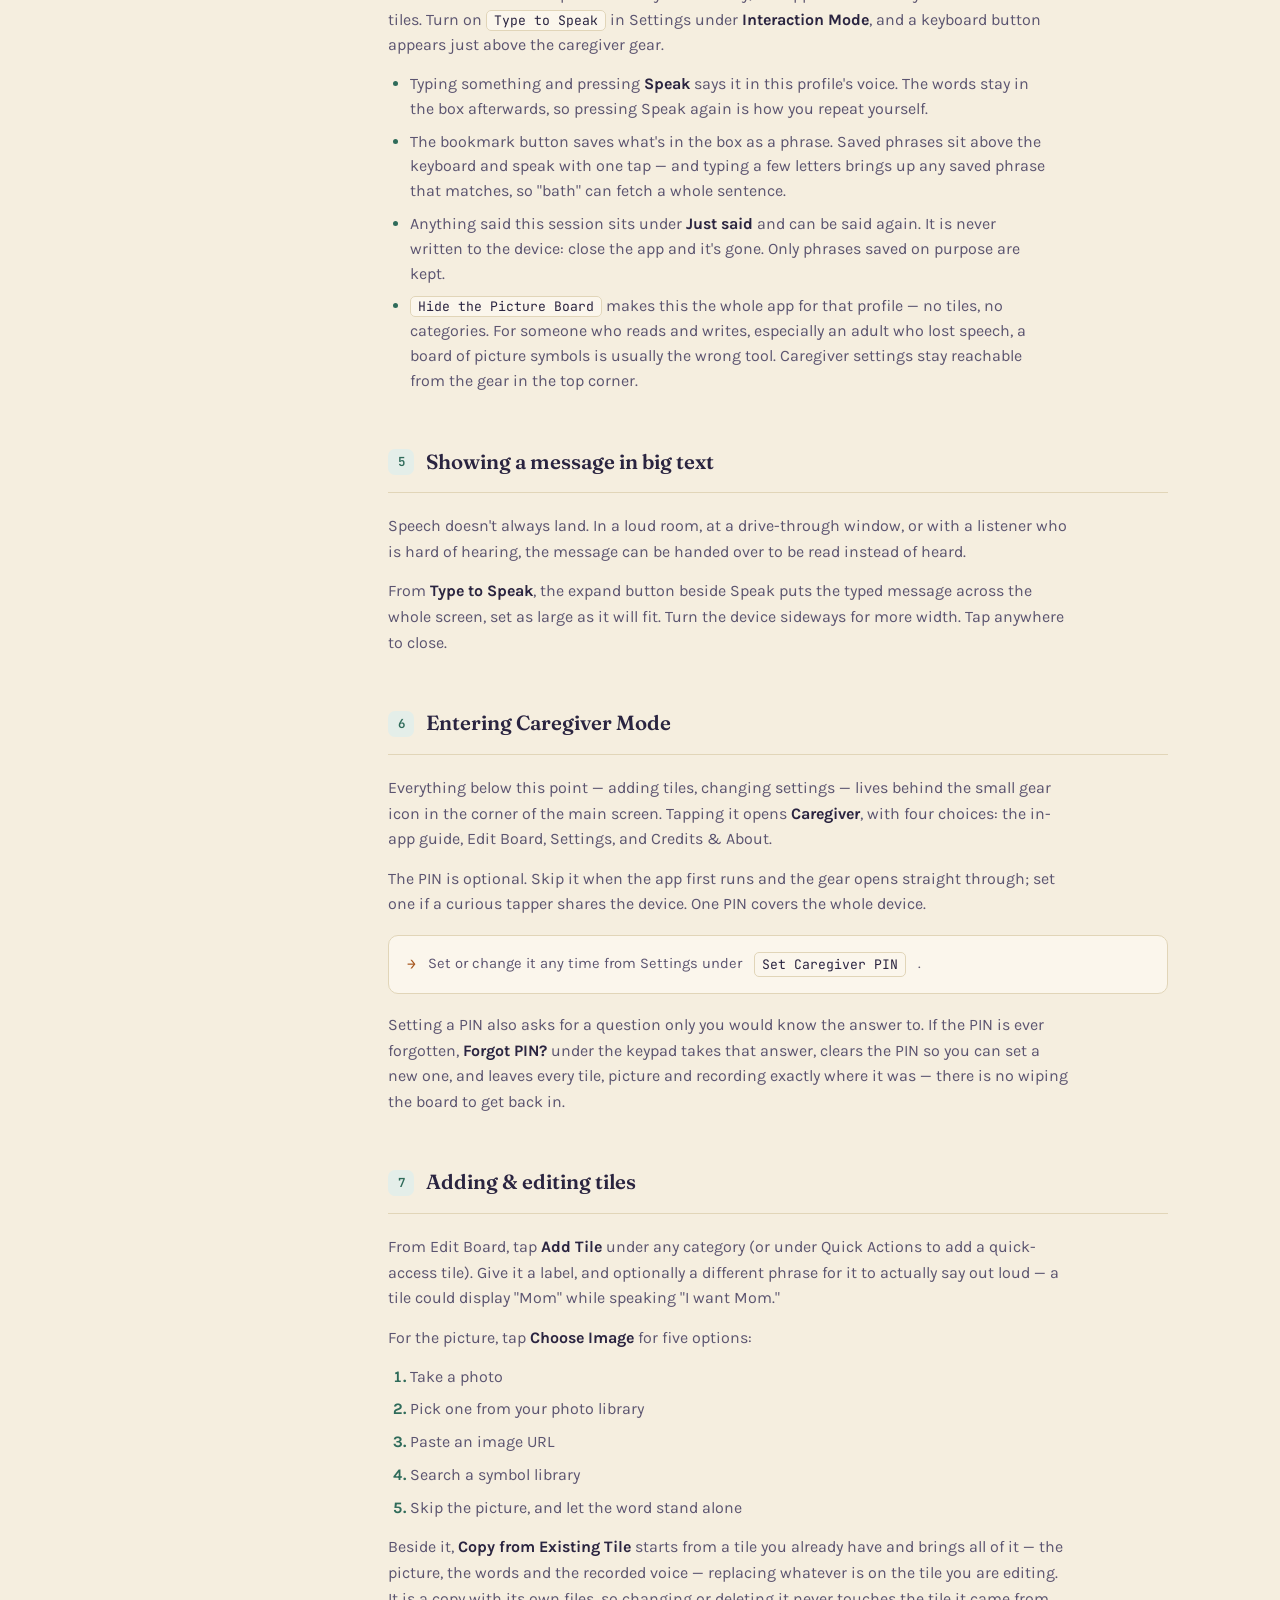
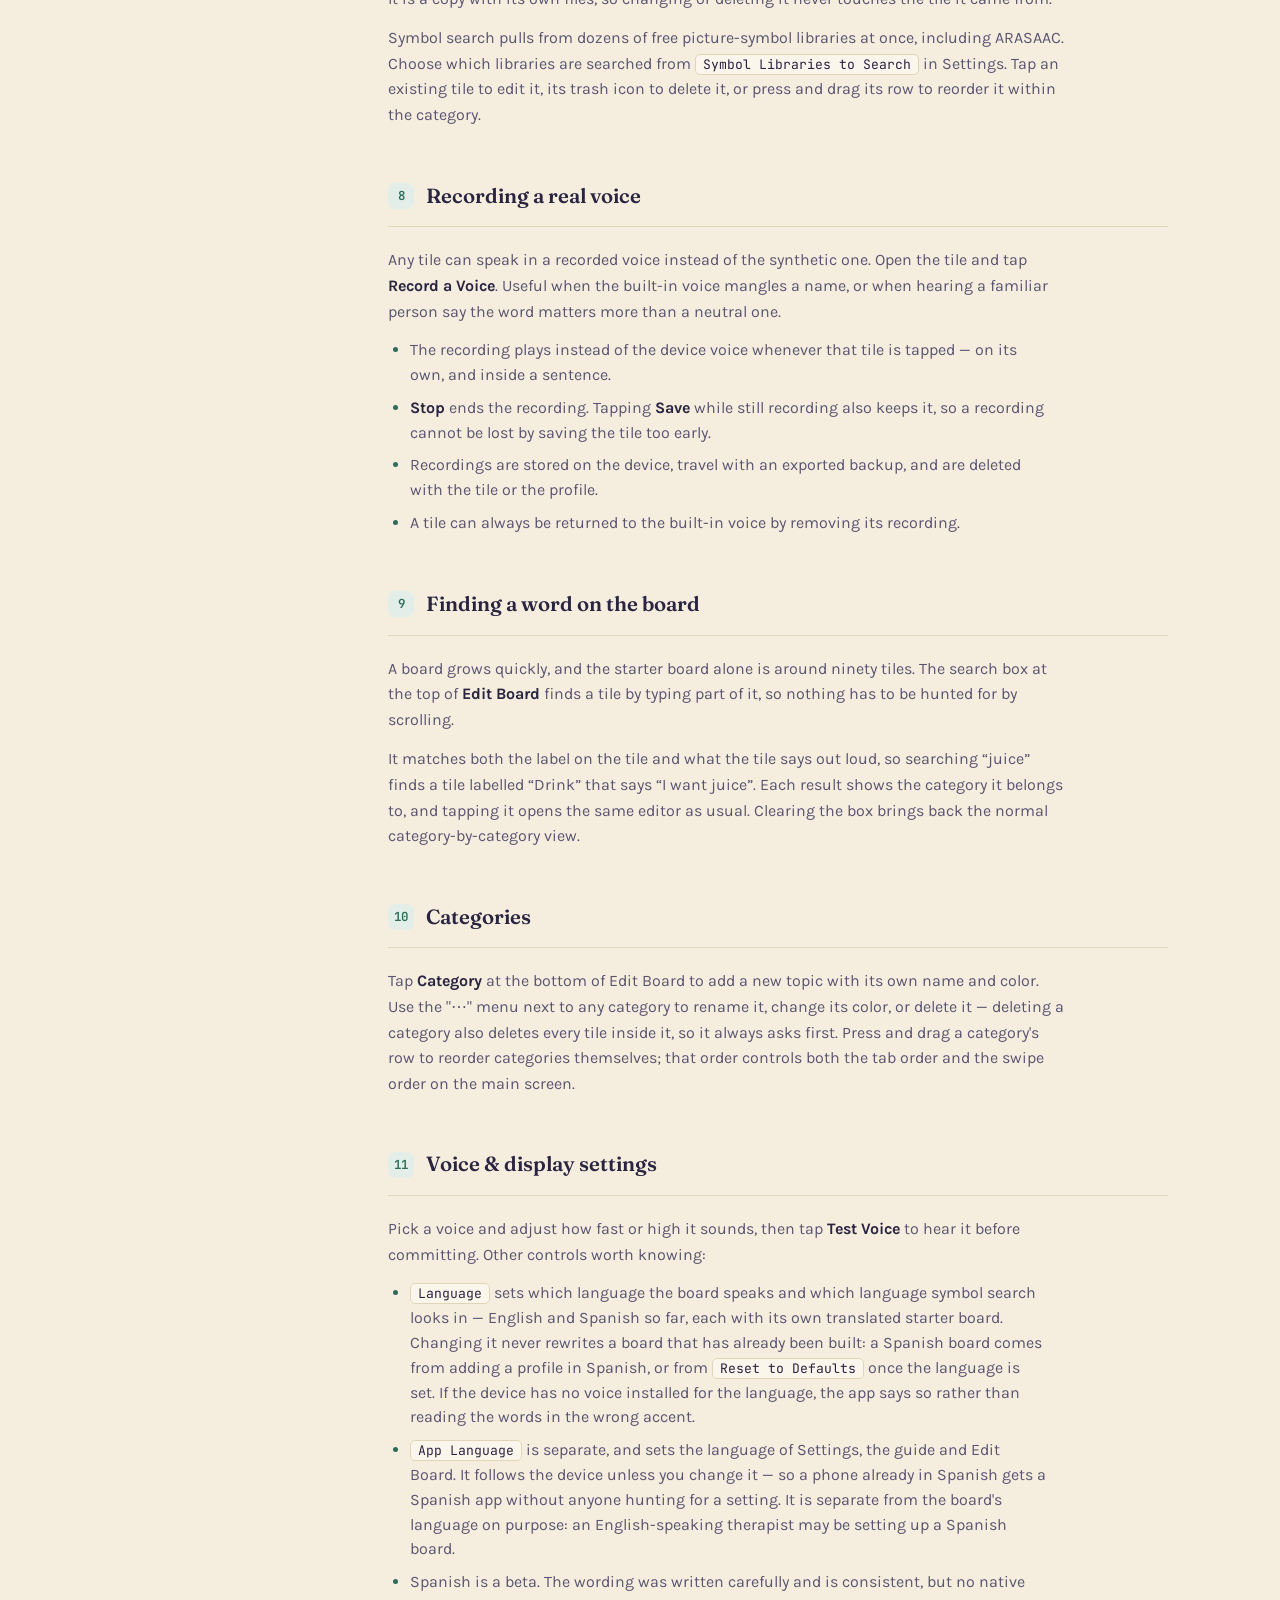
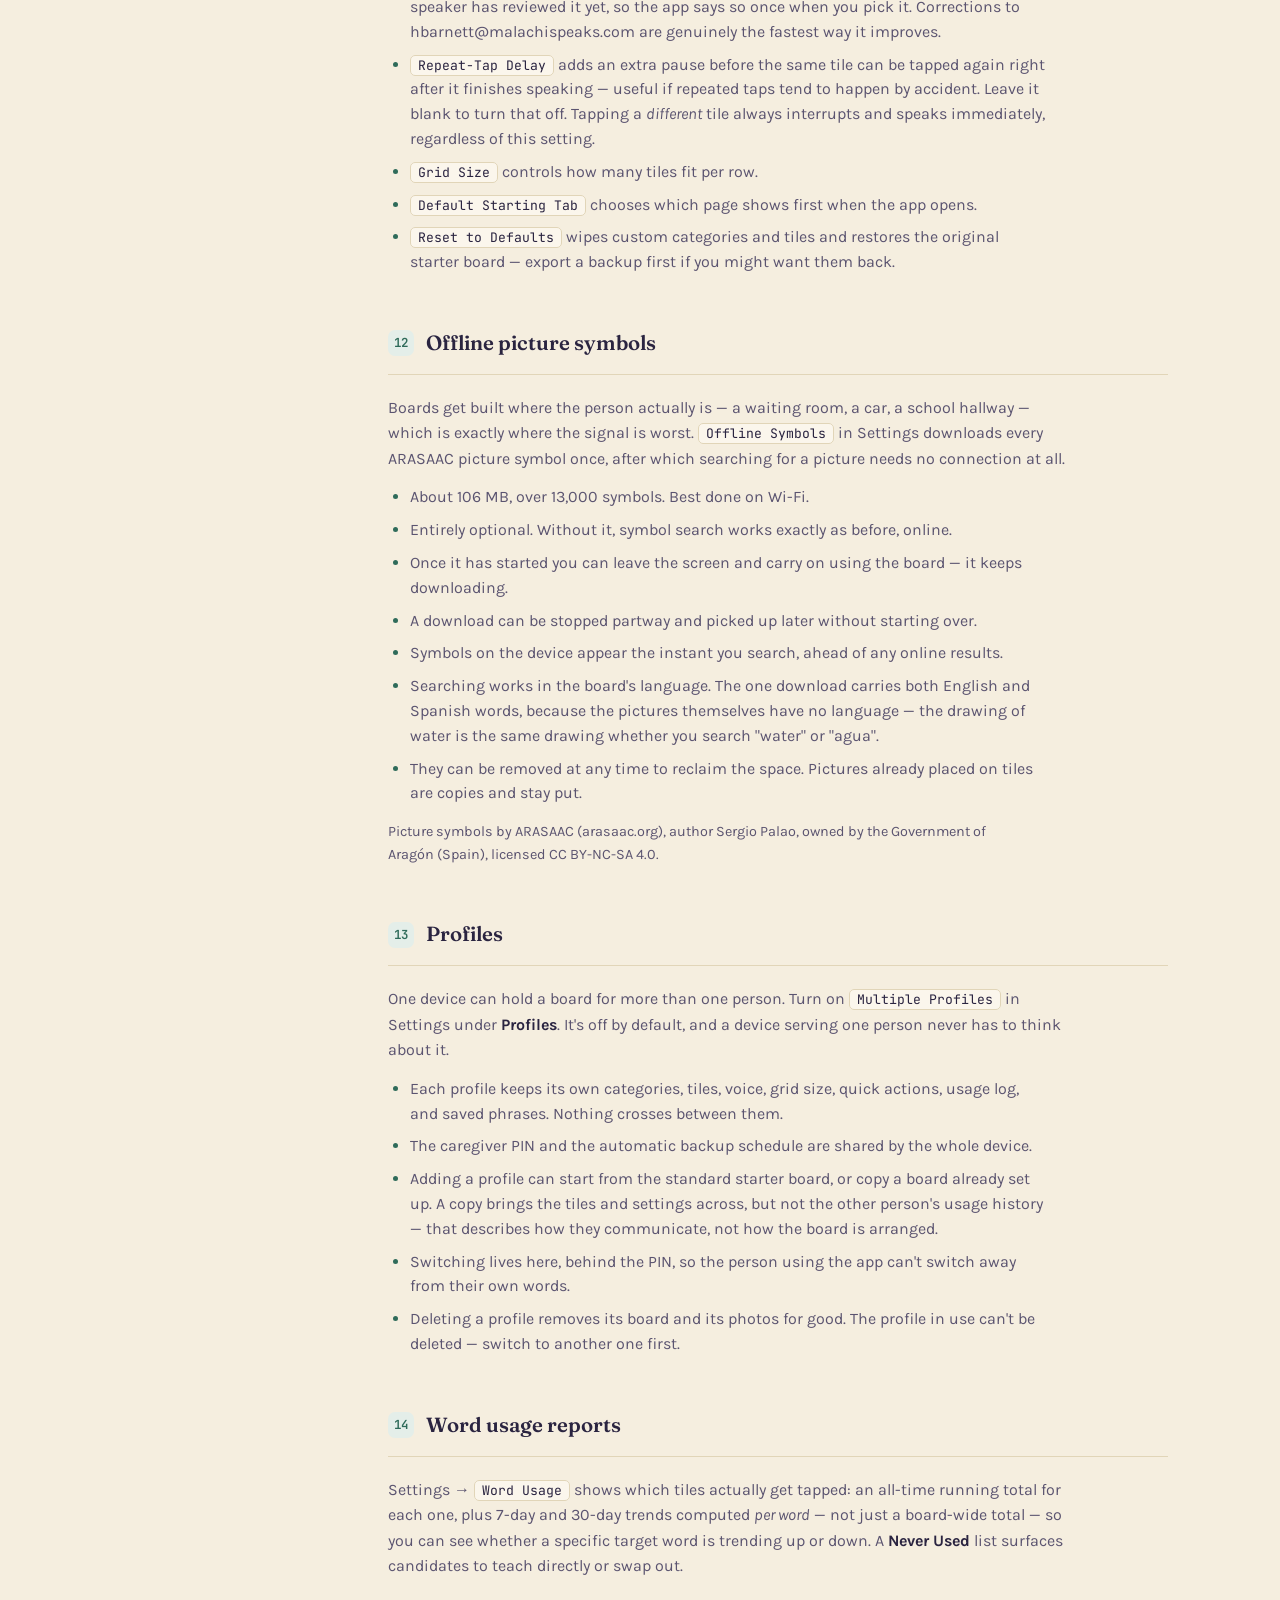
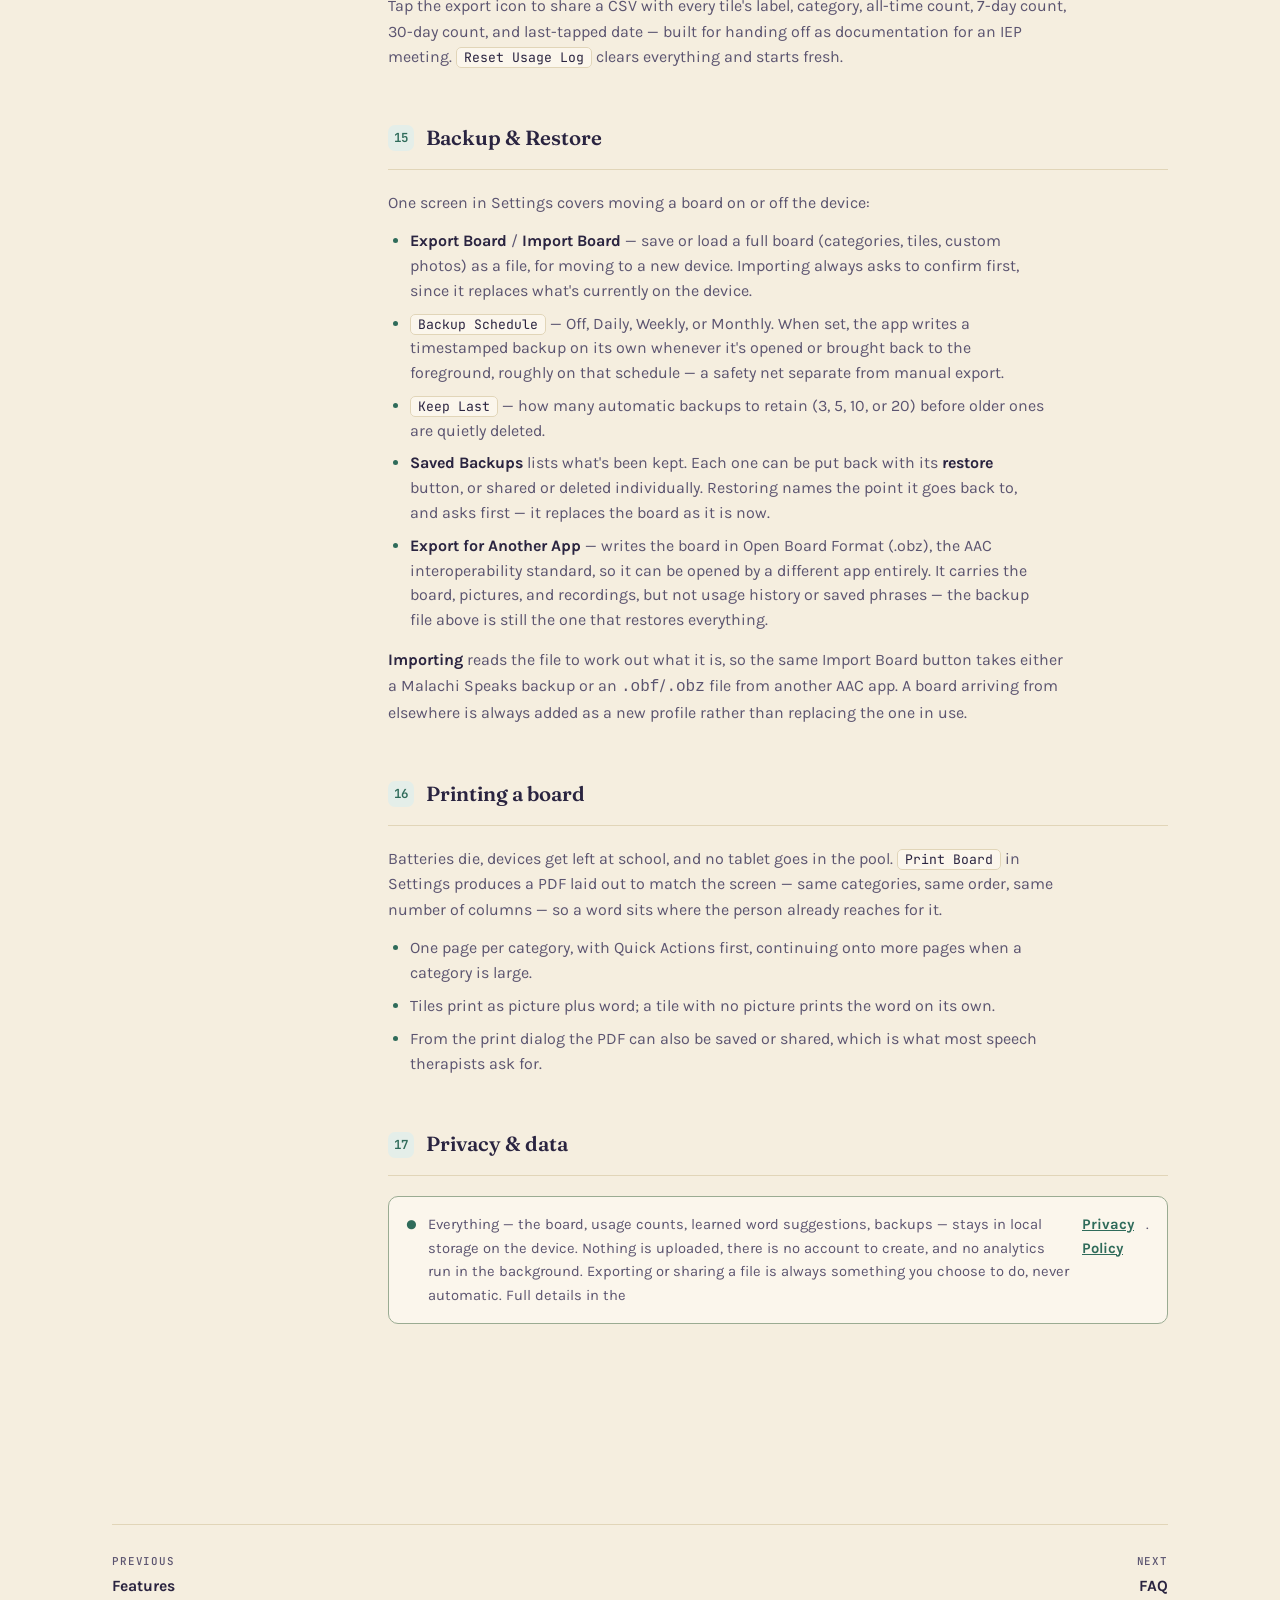
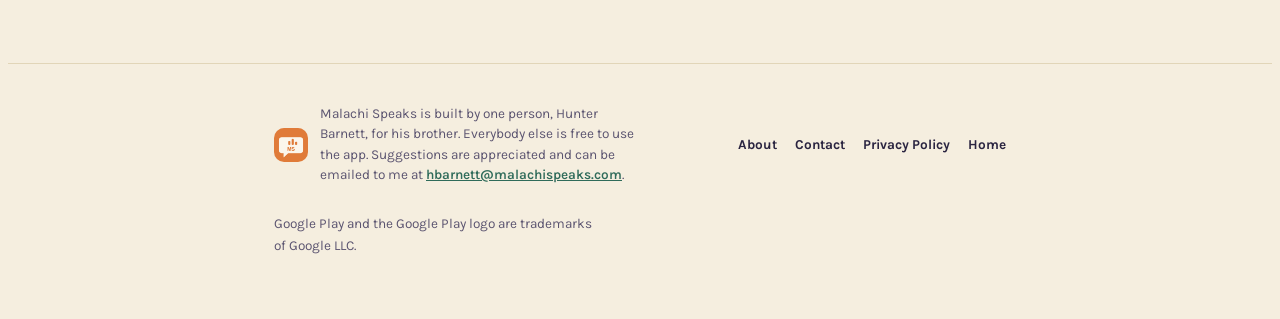
<file: docs/index.html>
<!DOCTYPE html>
<html lang="en">
<head>
<meta charset="UTF-8">
<meta name="viewport" content="width=device-width, initial-scale=1.0">
<title>Documentation — Malachi Speaks</title>
<meta name="description" content="How to use Malachi Speaks, from the first tap to moving a board onto another device.">
<link rel="icon" href="/assets/logo.png">
<link rel="preconnect" href="https://fonts.googleapis.com">
<link rel="preconnect" href="https://fonts.gstatic.com" crossorigin>
<link href="https://fonts.googleapis.com/css2?family=Fraunces:opsz,wght@9..144,400;9..144,500;9..144,600;9..144,700&family=Karla:wght@400;600;700&family=JetBrains+Mono:wght@400;500&display=swap" rel="stylesheet">
<link rel="canonical" href="https://malachispeaks.com/docs/">
<meta name="theme-color" content="#E07B39">
<meta property="og:type" content="website">
<meta property="og:site_name" content="Malachi Speaks">
<meta property="og:locale" content="en_US">
<meta property="og:url" content="https://malachispeaks.com/docs/">
<meta property="og:title" content="Documentation — Malachi Speaks">
<meta property="og:description" content="How to use Malachi Speaks, from the first tap to moving a board onto another device.">
<meta property="og:image" content="https://malachispeaks.com/assets/og-image.png">
<meta property="og:image:width" content="1200">
<meta property="og:image:height" content="630">
<meta property="og:image:alt" content="Malachi Speaks — a free AAC picture board app for Android, shown on a phone">
<meta name="twitter:card" content="summary_large_image">
<meta name="twitter:title" content="Documentation — Malachi Speaks">
<meta name="twitter:description" content="How to use Malachi Speaks, from the first tap to moving a board onto another device.">
<meta name="twitter:image" content="https://malachispeaks.com/assets/og-image.png">
<link href="/assets/style.css" rel="stylesheet">
</head>
<body>

<nav class="nav">
  <div class="wrap nav-inner">
    <a class="brand" href="/">
      <img src="/assets/logo.png" alt="" width="30" height="30">
      <span class="brand-text">Malachi Speaks</span>
    </a>
    <div class="nav-links">
      <a href="/">Home</a>
      <a href="/features/">Features</a>
      <a href="/docs/" aria-current="page">Documentation</a>
      <a href="/faq/">FAQ</a>
      <a href="/about/">About</a>
      <a href="/privacy/">Privacy Policy</a>
      <a href="/support/">Support</a>
    </div>
    <div class="nav-right">
      <a class="nav-cta" href="mailto:hbarnett@malachispeaks.com">Contact</a>
      <details class="nav-menu">
        <summary aria-label="Menu">
          <span class="burger" aria-hidden="true"></span>
          <span class="burger-label">Menu</span>
        </summary>
        <div class="nav-menu-panel">
          <a href="/">Home</a>
          <a href="/features/">Features</a>
          <a href="/docs/" aria-current="page">Documentation</a>
          <a href="/faq/">FAQ</a>
          <a href="/about/">About</a>
          <a href="/privacy/">Privacy Policy</a>
          <a href="/support/">Support</a>
          <a class="menu-cta" href="mailto:hbarnett@malachispeaks.com">Contact</a>
        </div>
      </details>
    </div>
  </div>
</nav>

<div class="wrap page-head">
  <h1>Documentation</h1>
</div>
<section><div class="wrap">
    <div class="section-head">
      <span class="kicker">Living documentation</span>
      <h2>How to use Malachi Speaks.</h2>
      <p>This section is kept current with the app itself — it describes exactly what
      you'll find on screen, using the same names the app uses.</p>
    </div>

    <div class="docs-layout">
      <nav class="docs-nav">
        <div class="docs-nav-group">
          <span class="docs-nav-title">Using the Board</span>
          <a href="#doc-talking">Talking with the board</a>
          <a href="#doc-sentence">Sentence Builder mode</a>
          <a href="#doc-quick">Quick Actions & Recently Used</a>
          <a href="#doc-type">Type to Speak</a>
        </div>
        <div class="docs-nav-group">
          <span class="docs-nav-title">Caregiver Tools</span>
          <a href="#doc-caregiver">Entering Caregiver Mode</a>
          <a href="#doc-editing">Adding & editing tiles</a>
          <a href="#doc-categories">Categories</a>
          <a href="#doc-voice">Voice & display settings</a>
          <a href="#doc-profiles">Profiles</a>
        </div>
        <div class="docs-nav-group">
          <span class="docs-nav-title">Data & Reporting</span>
          <a href="#doc-usage">Word usage reports</a>
          <a href="#doc-backup">Backup & Restore</a>
          <a href="#doc-privacy">Privacy & data</a>
        </div>
      </nav>

      <div class="docs-content">

        <div class="doc-section" id="doc-talking">
          <h3><span class="doc-num">1</span>Talking with the board</h3>
          <p>Tap any tile to hear it spoken out loud. Switch between topics — Core
          Words, People, Feelings, and so on — using the row of tabs along the top,
          or swipe the board itself sideways. Swiping past the last category wraps
          around to the first, and swiping back past the first wraps around to the
          last, so navigation keeps going in either direction.</p>
          <p>The board is plain tap-to-speak with no hidden menus, so it stays safe
          and predictable during everyday use.</p>
        </div>

        <div class="doc-section" id="doc-sentence">
          <h3><span class="doc-num">2</span>Sentence Builder mode</h3>
          <p>Turn on <span class="setting">Sentence Builder Mode</span> in Settings and
          tapping a tile adds it to a strip above the categories instead of speaking
          right away. Tap the checkmark to speak the whole sentence at once. A
          "Sentence Words" category appears alongside the others, holding connector
          words like <em>What</em>, <em>Where</em>, and <em>Can</em>.</p>
          <p>A tile with a recorded voice plays that recording inside the
          sentence, and the words around it are still spoken together as one
          phrase &mdash; only a recording breaks the phrase.</p>
          <ul>
            <li>Once the strip is empty, the checkmark becomes a <strong>repeat</strong>
            button that re-speaks the last sentence with one tap.</li>
            <li><span class="setting">Suggest Next Word</span> shows up to four likely
            next tiles below the strip, learned entirely on-device from words that
            have actually been used together before. It starts empty and improves
            with use — nothing is pre-loaded from anywhere else.</li>
          </ul>
        </div>

        <div class="doc-section" id="doc-quick">
          <h3><span class="doc-num">3</span>Quick Actions & Recently Used</h3>
          <p>Two optional shortcuts, turned on in Settings under
          <strong>Quick Access</strong>:</p>
          <ul>
            <li><span class="setting">Show Quick Actions Bar</span> keeps a row of
            go-to tiles (like Yes, No, or Stop) visible along the bottom of the
            screen no matter which category is showing.</li>
            <li><span class="setting">Show Recently Used Tab</span> adds a tab,
            pinned first, holding the last several tiles that were tapped from any
            category — handy for quickly repeating something just said.</li>
          </ul>
          <p>Both update automatically as the board is used.</p>
        </div>

        <div class="doc-section" id="doc-type">
          <h3><span class="doc-num">4</span>Type to Speak</h3>
          <p>For someone who can spell what they want to say, the app can offer a
          keyboard instead of tiles. Turn on <span class="setting">Type to Speak</span>
          in Settings under <strong>Interaction Mode</strong>, and a keyboard button
          appears just above the caregiver gear.</p>
          <ul>
            <li>Typing something and pressing <strong>Speak</strong> says it in this
            profile's voice. The words stay in the box afterwards, so pressing Speak
            again is how you repeat yourself.</li>
            <li>The bookmark button saves what's in the box as a phrase. Saved
            phrases sit above the keyboard and speak with one tap — and typing a few
            letters brings up any saved phrase that matches, so "bath" can fetch a
            whole sentence.</li>
            <li>Anything said this session sits under <strong>Just said</strong> and
            can be said again. It is never written to the device: close the app and
            it's gone. Only phrases saved on purpose are kept.</li>
            <li><span class="setting">Hide the Picture Board</span> makes this the
            whole app for that profile — no tiles, no categories. For someone who
            reads and writes, especially an adult who lost speech, a board of picture
            symbols is usually the wrong tool. Caregiver settings stay reachable from
            the gear in the top corner.</li>
          </ul>
        </div>

        <div class="doc-section" id="doc-bigtext">
          <h3><span class="doc-num">5</span>Showing a message in big text</h3>
          <p>Speech doesn't always land. In a loud room, at a drive-through window, or
          with a listener who is hard of hearing, the message can be handed over to be
          read instead of heard.</p>
          <p>From <strong>Type to Speak</strong>, the expand button beside Speak puts
          the typed message across the whole screen, set as large as it will fit. Turn
          the device sideways for more width. Tap anywhere to close.</p>
        </div>

        <div class="doc-section" id="doc-caregiver">
          <h3><span class="doc-num">6</span>Entering Caregiver Mode</h3>
          <p>Everything below this point — adding tiles, changing settings — lives
          behind the small gear icon in the corner of the main screen. Tapping it
          opens <strong>Caregiver</strong>, with four choices: the in-app guide,
          Edit Board, Settings, and Credits &amp; About.</p>
          <p>The PIN is optional. Skip it when the app first runs and the gear opens
          straight through; set one if a curious tapper shares the device. One PIN
          covers the whole device.</p>
          <div class="callout">
            <span class="mark">→</span>
            Set or change it any time from Settings under
            <span class="setting">Set Caregiver PIN</span>.
          </div>
          <p>Setting a PIN also asks for a question only you would know the answer
          to. If the PIN is ever forgotten, <strong>Forgot PIN?</strong> under the
          keypad takes that answer, clears the PIN so you can set a new one, and
          leaves every tile, picture and recording exactly where it was — there is
          no wiping the board to get back in.</p>
        </div>

        <div class="doc-section" id="doc-editing">
          <h3><span class="doc-num">7</span>Adding & editing tiles</h3>
          <p>From Edit Board, tap <strong>Add Tile</strong> under any category (or
          under Quick Actions to add a quick-access tile). Give it a label, and
          optionally a different phrase for it to actually say out loud — a tile
          could display "Mom" while speaking "I want Mom."</p>
          <p>For the picture, tap <strong>Choose Image</strong> for five options:</p>
          <ol>
            <li>Take a photo</li>
            <li>Pick one from your photo library</li>
            <li>Paste an image URL</li>
            <li>Search a symbol library</li>
            <li>Skip the picture, and let the word stand alone</li>
          </ol>
          <p>Beside it, <strong>Copy from Existing Tile</strong> starts from a
          tile you already have and brings all of it &mdash; the picture, the
          words and the recorded voice &mdash; replacing whatever is on the tile
          you are editing. It is a copy with its own files, so changing or
          deleting it never touches the tile it came from.</p>
          <p>Symbol search pulls from dozens of free picture-symbol libraries at
          once, including ARASAAC. Choose which libraries are searched from
          <span class="setting">Symbol Libraries to Search</span> in Settings. Tap
          an existing tile to edit it, its trash icon to delete it, or press and
          drag its row to reorder it within the category.</p>
        </div>

        <div class="doc-section" id="doc-recording">
          <h3><span class="doc-num">8</span>Recording a real voice</h3>
          <p>Any tile can speak in a recorded voice instead of the synthetic one.
          Open the tile and tap <strong>Record a Voice</strong>. Useful when the
          built-in voice mangles a name, or when hearing a familiar person say the
          word matters more than a neutral one.</p>
          <ul>
            <li>The recording plays instead of the device voice whenever that tile is
            tapped &mdash; on its own, and inside a sentence.</li>
            <li><strong>Stop</strong> ends the recording. Tapping
            <strong>Save</strong> while still recording also keeps it, so a
            recording cannot be lost by saving the tile too early.</li>
            <li>Recordings are stored on the device, travel with an exported backup,
            and are deleted with the tile or the profile.</li>
            <li>A tile can always be returned to the built-in voice by removing its
            recording.</li>
          </ul>
        </div>

        <div class="doc-section" id="doc-boardsearch">
          <h3><span class="doc-num">9</span>Finding a word on the board</h3>
          <p>A board grows quickly, and the starter board alone is around ninety
          tiles. The search box at the top of <strong>Edit Board</strong> finds a tile
          by typing part of it, so nothing has to be hunted for by scrolling.</p>
          <p>It matches both the label on the tile and what the tile says out loud, so
          searching &ldquo;juice&rdquo; finds a tile labelled &ldquo;Drink&rdquo; that
          says &ldquo;I want juice&rdquo;. Each result shows the category it belongs
          to, and tapping it opens the same editor as usual. Clearing the box brings
          back the normal category-by-category view.</p>
        </div>

        <div class="doc-section" id="doc-categories">
          <h3><span class="doc-num">10</span>Categories</h3>
          <p>Tap <strong>Category</strong> at the bottom of Edit Board to add a new
          topic with its own name and color. Use the "⋯" menu next to any category
          to rename it, change its color, or delete it — deleting a category also
          deletes every tile inside it, so it always asks first. Press and drag a
          category's row to reorder categories themselves; that order controls both
          the tab order and the swipe order on the main screen.</p>
        </div>

        <div class="doc-section" id="doc-voice">
          <h3><span class="doc-num">11</span>Voice & display settings</h3>
          <p>Pick a voice and adjust how fast or high it sounds, then tap
          <strong>Test Voice</strong> to hear it before committing. Other controls
          worth knowing:</p>
          <ul>
            <li><span class="setting">Language</span> sets which language the board
            speaks and which language symbol search looks in &mdash; English and
            Spanish so far, each with its own translated starter board. Changing it
            never rewrites a board that has already been built: a Spanish board comes
            from adding a profile in Spanish, or from
            <span class="setting">Reset to Defaults</span> once the language is set.
            If the device has no voice installed for the language, the app says so
            rather than reading the words in the wrong accent.</li>
            <li><span class="setting">App Language</span> is separate, and sets the
            language of Settings, the guide and Edit Board. It follows the device
            unless you change it &mdash; so a phone already in Spanish gets a Spanish
            app without anyone hunting for a setting. It is separate from the board's
            language on purpose: an English-speaking therapist may be setting up a
            Spanish board.</li>
            <li>Spanish is a beta. The wording was written carefully and is
            consistent, but no native speaker has reviewed it yet, so the app says so
            once when you pick it. Corrections to hbarnett@malachispeaks.com are
            genuinely the fastest way it improves.</li>
            <li><span class="setting">Repeat-Tap Delay</span> adds an extra pause
            before the same tile can be tapped again right after it finishes
            speaking — useful if repeated taps tend to happen by accident. Leave it
            blank to turn that off. Tapping a <em>different</em> tile always
            interrupts and speaks immediately, regardless of this setting.</li>
            <li><span class="setting">Grid Size</span> controls how many tiles fit
            per row.</li>
            <li><span class="setting">Default Starting Tab</span> chooses which page
            shows first when the app opens.</li>
            <li><span class="setting">Reset to Defaults</span> wipes custom
            categories and tiles and restores the original starter board — export a
            backup first if you might want them back.</li>
          </ul>
        </div>

        <div class="doc-section" id="doc-offline">
          <h3><span class="doc-num">12</span>Offline picture symbols</h3>
          <p>Boards get built where the person actually is &mdash; a waiting room, a
          car, a school hallway &mdash; which is exactly where the signal is worst.
          <span class="setting">Offline Symbols</span> in Settings downloads every
          ARASAAC picture symbol once, after which searching for a picture needs no
          connection at all.</p>
          <ul>
            <li>About 106&nbsp;MB, over 13,000 symbols. Best done on Wi-Fi.</li>
            <li>Entirely optional. Without it, symbol search works exactly as before,
            online.</li>
            <li>Once it has started you can leave the screen and carry on using the
            board &mdash; it keeps downloading.</li>
            <li>A download can be stopped partway and picked up later without starting
            over.</li>
            <li>Symbols on the device appear the instant you search, ahead of any
            online results.</li>
            <li>Searching works in the board's language. The one download carries
            both English and Spanish words, because the pictures themselves have no
            language &mdash; the drawing of water is the same drawing whether you
            search "water" or "agua".</li>
            <li>They can be removed at any time to reclaim the space. Pictures already
            placed on tiles are copies and stay put.</li>
          </ul>
          <p style="font-size:0.9rem;">Picture symbols by ARASAAC (arasaac.org),
          author Sergio Palao, owned by the Government of Arag&oacute;n (Spain),
          licensed CC BY-NC-SA 4.0.</p>
        </div>

        <div class="doc-section" id="doc-profiles">
          <h3><span class="doc-num">13</span>Profiles</h3>
          <p>One device can hold a board for more than one person. Turn on
          <span class="setting">Multiple Profiles</span> in Settings under
          <strong>Profiles</strong>. It's off by default, and a device serving one
          person never has to think about it.</p>
          <ul>
            <li>Each profile keeps its own categories, tiles, voice, grid size,
            quick actions, usage log, and saved phrases. Nothing crosses between
            them.</li>
            <li>The caregiver PIN and the automatic backup schedule are shared by
            the whole device.</li>
            <li>Adding a profile can start from the standard starter board, or copy
            a board already set up. A copy brings the tiles and settings across, but
            not the other person's usage history — that describes how they
            communicate, not how the board is arranged.</li>
            <li>Switching lives here, behind the PIN, so the person using the app
            can't switch away from their own words.</li>
            <li>Deleting a profile removes its board and its photos for good. The
            profile in use can't be deleted — switch to another one first.</li>
          </ul>
        </div>

        <div class="doc-section" id="doc-usage">
          <h3><span class="doc-num">14</span>Word usage reports</h3>
          <p>Settings → <span class="setting">Word Usage</span> shows which tiles
          actually get tapped: an all-time running total for each one, plus 7-day
          and 30-day trends computed <em>per word</em> — not just a board-wide
          total — so you can see whether a specific target word is trending up or
          down. A <strong>Never Used</strong> list surfaces candidates to teach
          directly or swap out.</p>
          <p>Tap the export icon to share a CSV with every tile's label, category,
          all-time count, 7-day count, 30-day count, and last-tapped date — built
          for handing off as documentation for an IEP meeting.
          <span class="setting">Reset Usage Log</span> clears everything and starts
          fresh.</p>
        </div>

        <div class="doc-section" id="doc-backup">
          <h3><span class="doc-num">15</span>Backup & Restore</h3>
          <p>One screen in Settings covers moving a board on or off the device:</p>
          <ul>
            <li><strong>Export Board</strong> / <strong>Import Board</strong> — save
            or load a full board (categories, tiles, custom photos) as a file, for
            moving to a new device. Importing always asks to confirm first, since it
            replaces what's currently on the device.</li>
            <li><span class="setting">Backup Schedule</span> — Off, Daily, Weekly,
            or Monthly. When set, the app writes a timestamped backup on its own
            whenever it's opened or brought back to the foreground, roughly on that
            schedule — a safety net separate from manual export.</li>
            <li><span class="setting">Keep Last</span> — how many automatic backups
            to retain (3, 5, 10, or 20) before older ones are quietly deleted.</li>
            <li><strong>Saved Backups</strong> lists what's been kept. Each one can
            be put back with its <strong>restore</strong> button, or shared or
            deleted individually. Restoring names the point it goes back to, and
            asks first &mdash; it replaces the board as it is now.</li>
            <li><strong>Export for Another App</strong> &mdash; writes the board in
            Open Board Format (.obz), the AAC interoperability standard, so it can be
            opened by a different app entirely. It carries the board, pictures, and
            recordings, but not usage history or saved phrases &mdash; the backup file
            above is still the one that restores everything.</li>
          </ul>
          <p><strong>Importing</strong> reads the file to work out what it is, so the
          same Import Board button takes either a Malachi Speaks backup or an
          <code>.obf</code>/<code>.obz</code> file from another AAC app. A board
          arriving from elsewhere is always added as a new profile rather than
          replacing the one in use.</p>
        </div>

        <div class="doc-section" id="doc-print">
          <h3><span class="doc-num">16</span>Printing a board</h3>
          <p>Batteries die, devices get left at school, and no tablet goes in the
          pool. <span class="setting">Print Board</span> in Settings produces a PDF
          laid out to match the screen &mdash; same categories, same order, same
          number of columns &mdash; so a word sits where the person already reaches
          for it.</p>
          <ul>
            <li>One page per category, with Quick Actions first, continuing onto more
            pages when a category is large.</li>
            <li>Tiles print as picture plus word; a tile with no picture prints the
            word on its own.</li>
            <li>From the print dialog the PDF can also be saved or shared, which is
            what most speech therapists ask for.</li>
          </ul>
        </div>

        <div class="doc-section" id="doc-privacy">
          <h3><span class="doc-num">17</span>Privacy & data</h3>
          <div class="callout privacy">
            <span class="mark">●</span>
            Everything — the board, usage counts, learned word suggestions, backups
            — stays in local storage on the device. Nothing is uploaded, there is no
            account to create, and no analytics run in the background. Exporting or
            sharing a file is always something you choose to do, never automatic.
            Full details in the
            <a href="/privacy/" target="_blank" rel="noopener" style="color:var(--teal);font-weight:700;">Privacy Policy</a>.
          </div>
        </div>

      </div>
    </div>
  </div></section>

<div class="wrap"><div class="page-nav">
  <a href="/features/"><span>Previous</span>Features</a>
  <a class="next" href="/faq/"><span>Next</span>FAQ</a>
</div></div>

<footer>
  <div class="wrap footer-inner">
    <div class="footer-brand">
      <img src="/assets/logo.png" alt="" width="34" height="34" style="border-radius:10px;flex-shrink:0;">
      <p>Malachi Speaks is built by one person, Hunter Barnett, for his
      brother. Everybody else is free to use the app. Suggestions are
      appreciated and can be emailed to me at
      <a href="mailto:hbarnett@malachispeaks.com">hbarnett@malachispeaks.com</a>.</p>
    </div>
    <div class="footer-links">
      <a href="/about/">About</a>
      <a href="mailto:hbarnett@malachispeaks.com">Contact</a>
      <a href="/privacy/">Privacy Policy</a>
      <a href="/">Home</a>
    </div>
    <p class="footer-legal">Google Play and the Google Play logo are trademarks of Google LLC.</p>
  </div>
</footer>

<script>
  // Progressive enhancement only: <details> opens and closes on its own.
  // This closes the panel after a tap and on an outside click.
  (function () {
    var menu = document.querySelector('.nav-menu');
    if (!menu) return;
    menu.querySelectorAll('a').forEach(function (link) {
      link.addEventListener('click', function () { menu.open = false; });
    });
    document.addEventListener('click', function (event) {
      if (menu.open && !menu.contains(event.target)) menu.open = false;
    });
  })();
</script>

</body>
</html>
</file>
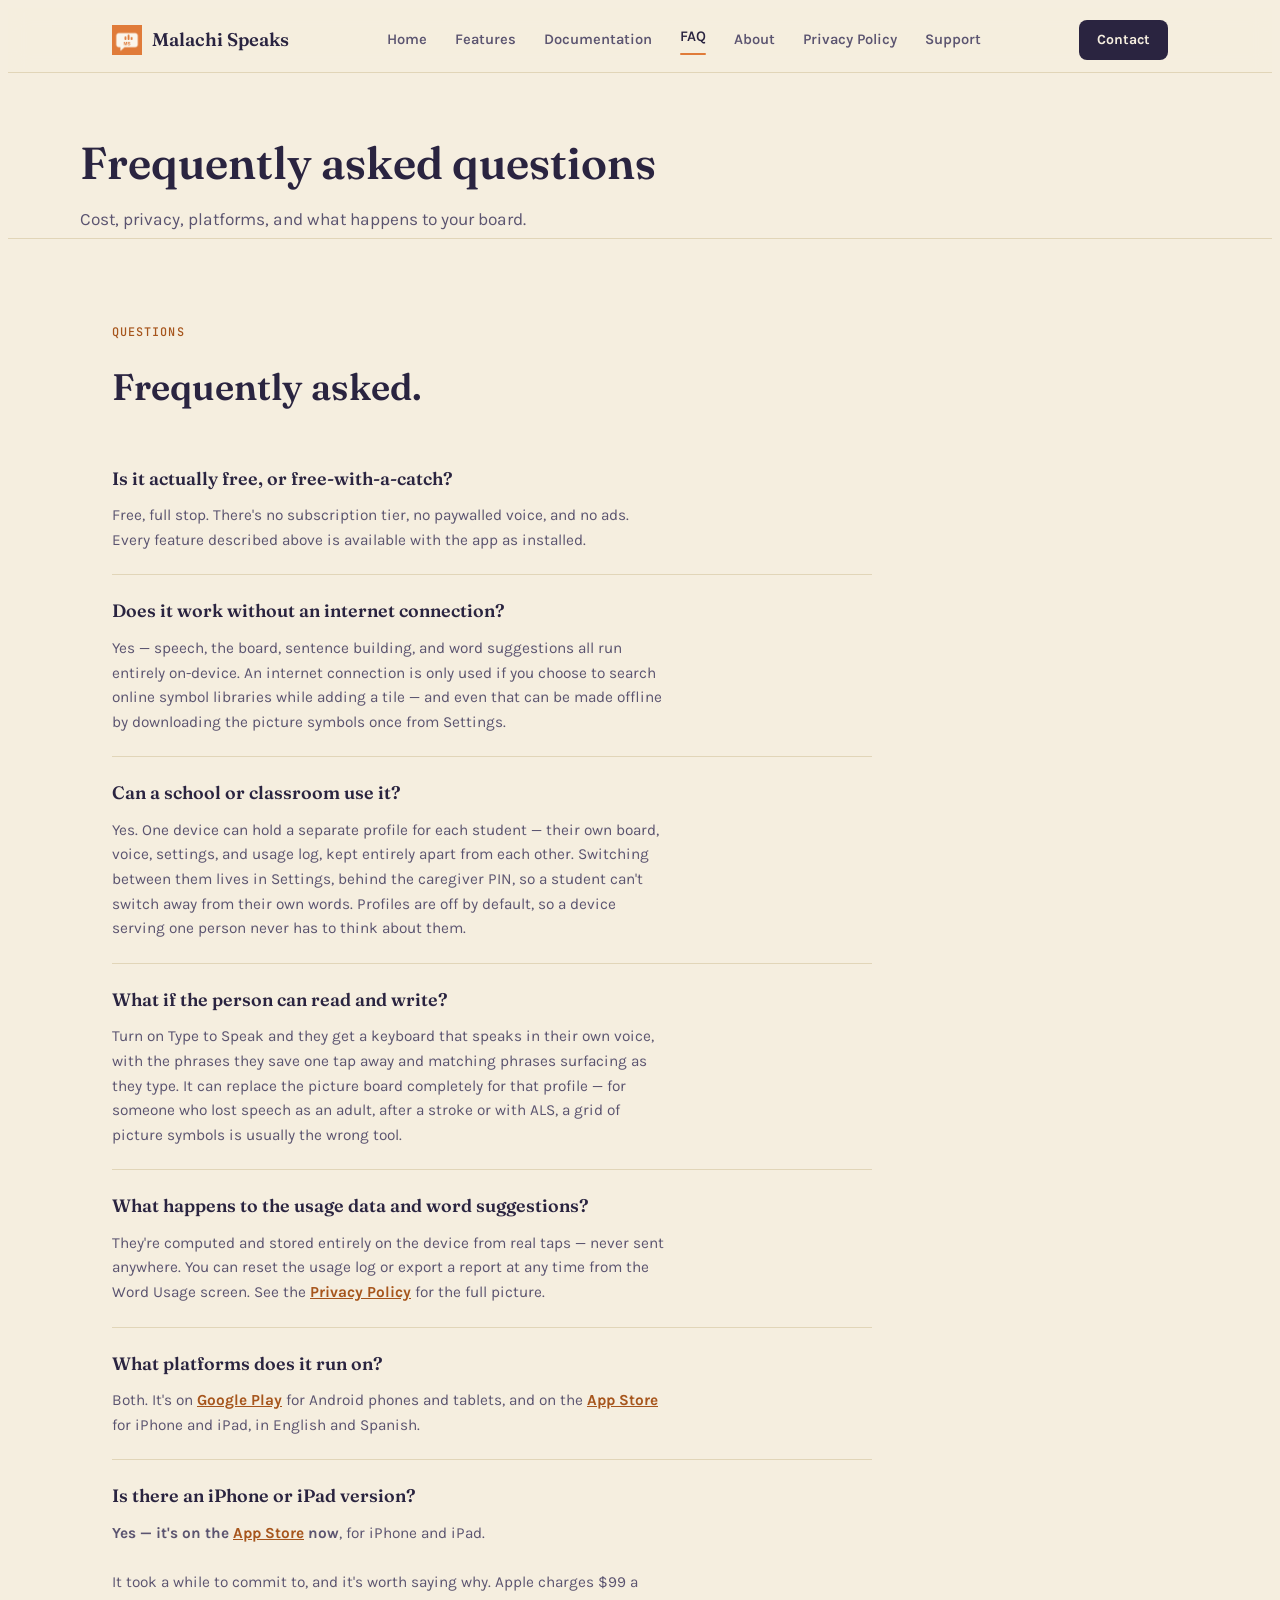
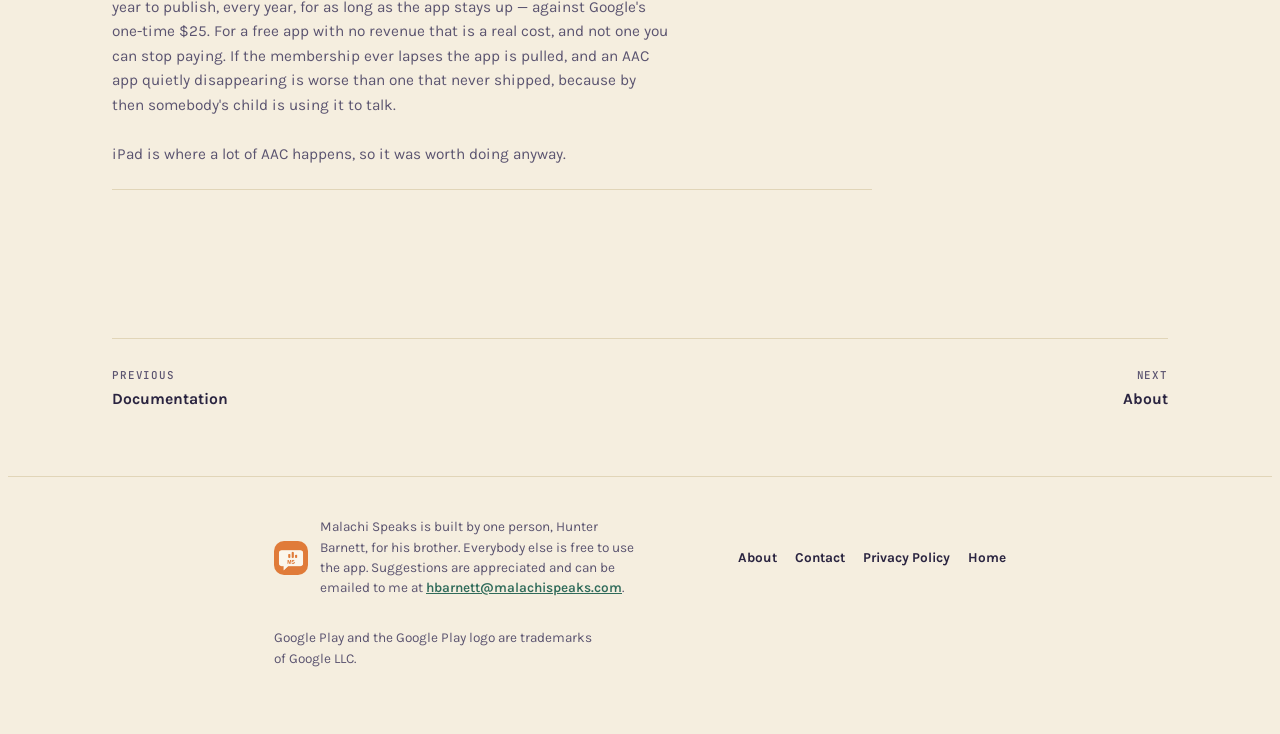
<file: faq/index.html>
<!DOCTYPE html>
<html lang="en">
<head>
<meta charset="UTF-8">
<meta name="viewport" content="width=device-width, initial-scale=1.0">
<title>FAQ — Malachi Speaks</title>
<meta name="description" content="Cost, privacy, platforms, and what happens to your board. The questions that come up first about Malachi Speaks.">
<link rel="icon" href="/assets/logo.png">
<link rel="preconnect" href="https://fonts.googleapis.com">
<link rel="preconnect" href="https://fonts.gstatic.com" crossorigin>
<link href="https://fonts.googleapis.com/css2?family=Fraunces:opsz,wght@9..144,400;9..144,500;9..144,600;9..144,700&family=Karla:wght@400;600;700&family=JetBrains+Mono:wght@400;500&display=swap" rel="stylesheet">
<link rel="canonical" href="https://malachispeaks.com/faq/">
<meta name="theme-color" content="#E07B39">
<meta property="og:type" content="website">
<meta property="og:site_name" content="Malachi Speaks">
<meta property="og:locale" content="en_US">
<meta property="og:url" content="https://malachispeaks.com/faq/">
<meta property="og:title" content="FAQ — Malachi Speaks">
<meta property="og:description" content="Cost, privacy, platforms, and what happens to your board. The questions that come up first about Malachi Speaks.">
<meta property="og:image" content="https://malachispeaks.com/assets/og-image.png">
<meta property="og:image:width" content="1200">
<meta property="og:image:height" content="630">
<meta property="og:image:alt" content="Malachi Speaks — a free AAC picture board app for Android, shown on a phone">
<meta name="twitter:card" content="summary_large_image">
<meta name="twitter:title" content="FAQ — Malachi Speaks">
<meta name="twitter:description" content="Cost, privacy, platforms, and what happens to your board. The questions that come up first about Malachi Speaks.">
<meta name="twitter:image" content="https://malachispeaks.com/assets/og-image.png">
<script type="application/ld+json">
{
 "@context": "https://schema.org",
 "@type": "FAQPage",
 "mainEntity": [
  {
   "@type": "Question",
   "name": "Is it actually free, or free-with-a-catch?",
   "acceptedAnswer": {
    "@type": "Answer",
    "text": "Free, full stop. There's no subscription tier, no paywalled voice, and no ads. Every feature described above is available with the app as installed."
   }
  },
  {
   "@type": "Question",
   "name": "Does it work without an internet connection?",
   "acceptedAnswer": {
    "@type": "Answer",
    "text": "Yes — speech, the board, sentence building, and word suggestions all run entirely on-device. An internet connection is only used if you choose to search online symbol libraries while adding a tile — and even that can be made offline by downloading the picture symbols once from Settings."
   }
  },
  {
   "@type": "Question",
   "name": "Can a school or classroom use it?",
   "acceptedAnswer": {
    "@type": "Answer",
    "text": "Yes. One device can hold a separate profile for each student — their own board, voice, settings, and usage log, kept entirely apart from each other. Switching between them lives in Settings, behind the caregiver PIN, so a student can't switch away from their own words. Profiles are off by default, so a device serving one person never has to think about them."
   }
  },
  {
   "@type": "Question",
   "name": "What if the person can read and write?",
   "acceptedAnswer": {
    "@type": "Answer",
    "text": "Turn on Type to Speak and they get a keyboard that speaks in their own voice, with the phrases they save one tap away and matching phrases surfacing as they type. It can replace the picture board completely for that profile — for someone who lost speech as an adult, after a stroke or with ALS, a grid of picture symbols is usually the wrong tool."
   }
  },
  {
   "@type": "Question",
   "name": "What happens to the usage data and word suggestions?",
   "acceptedAnswer": {
    "@type": "Answer",
    "text": "They're computed and stored entirely on the device from real taps — never sent anywhere. You can reset the usage log or export a report at any time from the Word Usage screen. See the Privacy Policy for the full picture."
   }
  },
  {
   "@type": "Question",
   "name": "What platforms does it run on?",
   "acceptedAnswer": {
    "@type": "Answer",
    "text": "Both. It's on Google Play for Android phones and tablets, and on the App Store for iPhone and iPad, in English and Spanish."
   }
  },
  {
   "@type": "Question",
   "name": "Is there an iPhone or iPad version?",
   "acceptedAnswer": {
    "@type": "Answer",
    "text": "Yes — it's on the App Store now, for iPhone and iPad. It took a while to commit to, and it's worth saying why. Apple charges $99 a year to publish, every year, for as long as the app stays up — against Google's one-time $25. For a free app with no revenue that is a real cost, and not one you can stop paying. If the membership ever lapses the app is pulled, and an AAC app quietly disappearing is worse than one that never shipped, because by then somebody's child is using it to talk. iPad is where a lot of AAC happens, so it was worth doing anyway."
   }
  }
 ]
}
</script>
<link href="/assets/style.css" rel="stylesheet">
</head>
<body>

<nav class="nav">
  <div class="wrap nav-inner">
    <a class="brand" href="/">
      <img src="/assets/logo.png" alt="" width="30" height="30">
      <span class="brand-text">Malachi Speaks</span>
    </a>
    <div class="nav-links">
      <a href="/">Home</a>
      <a href="/features/">Features</a>
      <a href="/docs/">Documentation</a>
      <a href="/faq/" aria-current="page">FAQ</a>
      <a href="/about/">About</a>
      <a href="/privacy/">Privacy Policy</a>
      <a href="/support/">Support</a>
    </div>
    <div class="nav-right">
      <a class="nav-cta" href="mailto:hbarnett@malachispeaks.com">Contact</a>
      <details class="nav-menu">
        <summary aria-label="Menu">
          <span class="burger" aria-hidden="true"></span>
          <span class="burger-label">Menu</span>
        </summary>
        <div class="nav-menu-panel">
          <a href="/">Home</a>
          <a href="/features/">Features</a>
          <a href="/docs/">Documentation</a>
          <a href="/faq/" aria-current="page">FAQ</a>
          <a href="/about/">About</a>
          <a href="/privacy/">Privacy Policy</a>
          <a href="/support/">Support</a>
          <a class="menu-cta" href="mailto:hbarnett@malachispeaks.com">Contact</a>
        </div>
      </details>
    </div>
  </div>
</nav>

<div class="wrap page-head">
  <h1>Frequently asked questions</h1>
  <p class="page-sub">Cost, privacy, platforms, and what happens to your board.</p>
</div>
<section><div class="wrap">
    <div class="section-head">
      <span class="kicker">Questions</span>
      <h2>Frequently asked.</h2>
    </div>
    <div class="faq">
      <div class="faq-item">
        <div class="faq-q">Is it actually free, or free-with-a-catch?</div>
        <div class="faq-a">Free, full stop. There's no subscription tier, no
        paywalled voice, and no ads. Every feature described above is available
        with the app as installed.</div>
      </div>
      <div class="faq-item">
        <div class="faq-q">Does it work without an internet connection?</div>
        <div class="faq-a">Yes — speech, the board, sentence building, and word
        suggestions all run entirely on-device. An internet connection is only
        used if you choose to search online symbol libraries while adding a tile
        &mdash; and even that can be made offline by downloading the picture
        symbols once from Settings.</div>
      </div>
      <div class="faq-item">
        <div class="faq-q">Can a school or classroom use it?</div>
        <div class="faq-a">Yes. One device can hold a separate profile for each
        student &mdash; their own board, voice, settings, and usage log, kept
        entirely apart from each other. Switching between them lives in Settings,
        behind the caregiver PIN, so a student can't switch away from their own
        words. Profiles are off by default, so a device serving one person never
        has to think about them.</div>
      </div>
      <div class="faq-item">
        <div class="faq-q">What if the person can read and write?</div>
        <div class="faq-a">Turn on Type to Speak and they get a keyboard that
        speaks in their own voice, with the phrases they save one tap away and
        matching phrases surfacing as they type. It can replace the picture board
        completely for that profile &mdash; for someone who lost speech as an
        adult, after a stroke or with ALS, a grid of picture symbols is usually
        the wrong tool.</div>
      </div>
      <div class="faq-item">
        <div class="faq-q">What happens to the usage data and word suggestions?</div>
        <div class="faq-a">They're computed and stored entirely on the device from
        real taps — never sent anywhere. You can reset the usage log or export a
        report at any time from the Word Usage screen. See the
        <a href="/privacy/" target="_blank" rel="noopener" style="color:var(--accent-text);font-weight:700;">Privacy Policy</a>
        for the full picture.</div>
      </div>
      <div class="faq-item">
        <div class="faq-q">What platforms does it run on?</div>
        <div class="faq-a">Both. It's on
        <a href="https://play.google.com/store/apps/details?id=com.MalachiSpeaks" rel="noopener" style="color:var(--accent-text);font-weight:700;">Google Play</a>
        for Android phones and tablets, and on the
        <a href="https://apps.apple.com/app/id6813479556" rel="noopener" style="color:var(--accent-text);font-weight:700;">App Store</a>
        for iPhone and iPad, in English and Spanish.</div>
      </div>
      <div class="faq-item">
        <div class="faq-q">Is there an iPhone or iPad version?</div>
        <div class="faq-a"><strong>Yes &mdash; it's on the
        <a href="https://apps.apple.com/app/id6813479556" rel="noopener" style="color:var(--accent-text);font-weight:700;">App Store</a>
        now</strong>, for iPhone and iPad.
        <br><br>
        It took a while to commit to, and it's worth saying why. Apple charges
        $99 a year to publish, every year, for as long as the app stays up
        &mdash; against Google's one-time $25. For a free app with no revenue
        that is a real cost, and not one you can stop paying. If the membership
        ever lapses the app is pulled, and an AAC app quietly disappearing is
        worse than one that never shipped, because by then somebody's child is
        using it to talk.
        <br><br>
        iPad is where a lot of AAC happens, so it was worth doing anyway.</div>
      </div>
    </div>
  </div></section>

<div class="wrap"><div class="page-nav">
  <a href="/docs/"><span>Previous</span>Documentation</a>
  <a class="next" href="/about/"><span>Next</span>About</a>
</div></div>

<footer>
  <div class="wrap footer-inner">
    <div class="footer-brand">
      <img src="/assets/logo.png" alt="" width="34" height="34" style="border-radius:10px;flex-shrink:0;">
      <p>Malachi Speaks is built by one person, Hunter Barnett, for his
      brother. Everybody else is free to use the app. Suggestions are
      appreciated and can be emailed to me at
      <a href="mailto:hbarnett@malachispeaks.com">hbarnett@malachispeaks.com</a>.</p>
    </div>
    <div class="footer-links">
      <a href="/about/">About</a>
      <a href="mailto:hbarnett@malachispeaks.com">Contact</a>
      <a href="/privacy/">Privacy Policy</a>
      <a href="/">Home</a>
    </div>
    <p class="footer-legal">Google Play and the Google Play logo are trademarks of Google LLC.</p>
  </div>
</footer>

<script>
  // Progressive enhancement only: <details> opens and closes on its own.
  // This closes the panel after a tap and on an outside click.
  (function () {
    var menu = document.querySelector('.nav-menu');
    if (!menu) return;
    menu.querySelectorAll('a').forEach(function (link) {
      link.addEventListener('click', function () { menu.open = false; });
    });
    document.addEventListener('click', function (event) {
      if (menu.open && !menu.contains(event.target)) menu.open = false;
    });
  })();
</script>

</body>
</html>
</file>
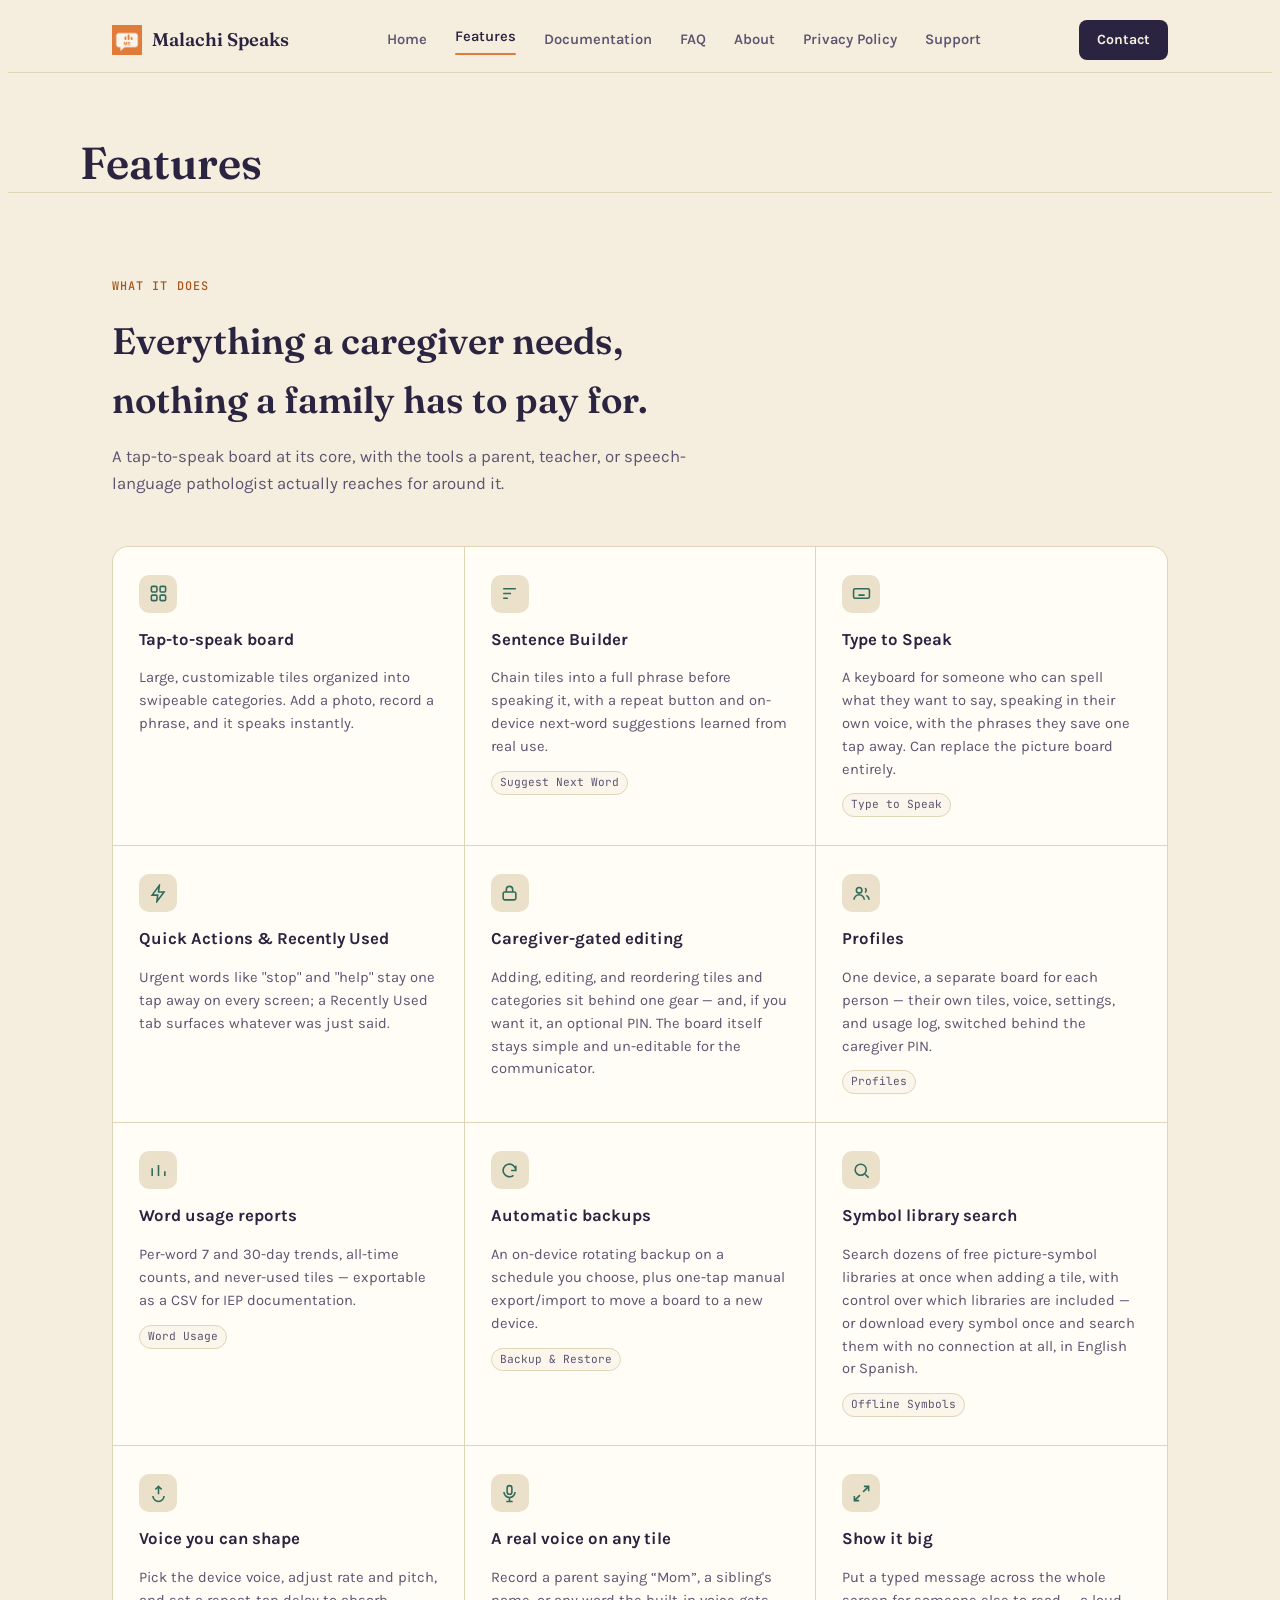
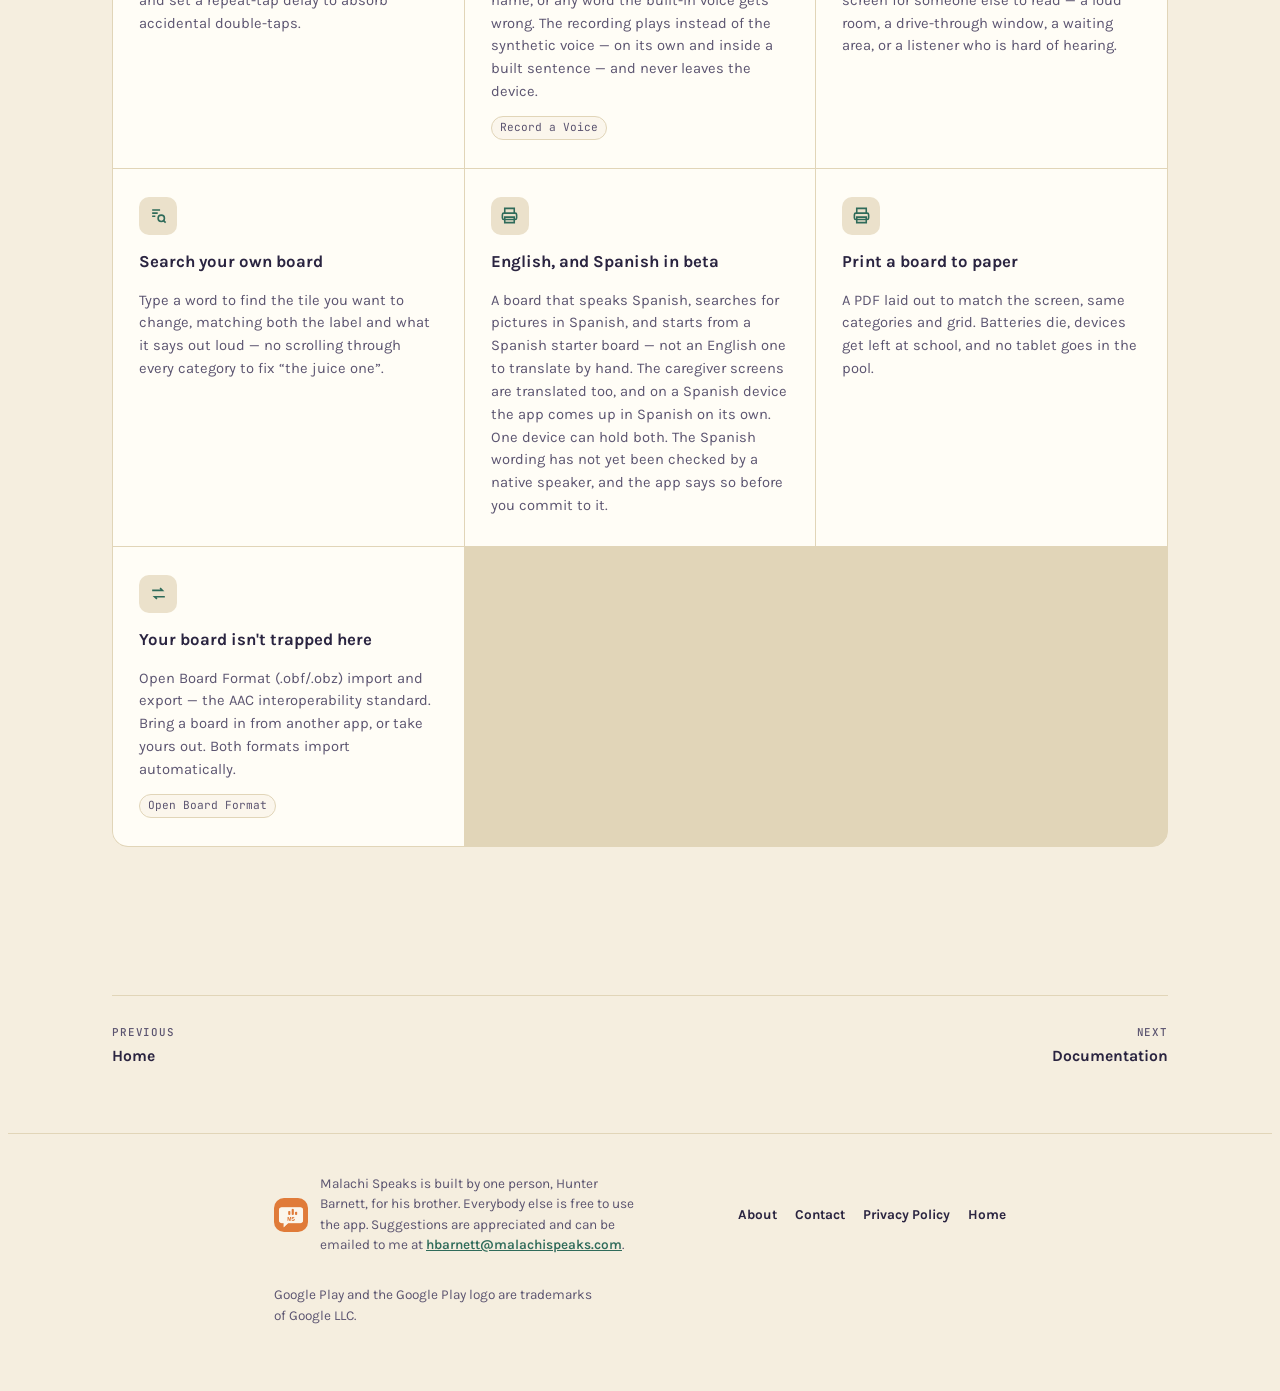
<file: features/index.html>
<!DOCTYPE html>
<html lang="en">
<head>
<meta charset="UTF-8">
<meta name="viewport" content="width=device-width, initial-scale=1.0">
<title>Features — Malachi Speaks</title>
<meta name="description" content="What Malachi Speaks does: picture board, sentence builder, type to speak, recorded voices, offline symbols, profiles, usage reports, printing and backups.">
<link rel="icon" href="/assets/logo.png">
<link rel="preconnect" href="https://fonts.googleapis.com">
<link rel="preconnect" href="https://fonts.gstatic.com" crossorigin>
<link href="https://fonts.googleapis.com/css2?family=Fraunces:opsz,wght@9..144,400;9..144,500;9..144,600;9..144,700&family=Karla:wght@400;600;700&family=JetBrains+Mono:wght@400;500&display=swap" rel="stylesheet">
<link rel="canonical" href="https://malachispeaks.com/features/">
<meta name="theme-color" content="#E07B39">
<meta property="og:type" content="website">
<meta property="og:site_name" content="Malachi Speaks">
<meta property="og:locale" content="en_US">
<meta property="og:url" content="https://malachispeaks.com/features/">
<meta property="og:title" content="Features — Malachi Speaks">
<meta property="og:description" content="What Malachi Speaks does: picture board, sentence builder, type to speak, recorded voices, offline symbols, profiles, usage reports, printing and backups.">
<meta property="og:image" content="https://malachispeaks.com/assets/og-image.png">
<meta property="og:image:width" content="1200">
<meta property="og:image:height" content="630">
<meta property="og:image:alt" content="Malachi Speaks — a free AAC picture board app for Android, shown on a phone">
<meta name="twitter:card" content="summary_large_image">
<meta name="twitter:title" content="Features — Malachi Speaks">
<meta name="twitter:description" content="What Malachi Speaks does: picture board, sentence builder, type to speak, recorded voices, offline symbols, profiles, usage reports, printing and backups.">
<meta name="twitter:image" content="https://malachispeaks.com/assets/og-image.png">
<link href="/assets/style.css" rel="stylesheet">
</head>
<body>

<nav class="nav">
  <div class="wrap nav-inner">
    <a class="brand" href="/">
      <img src="/assets/logo.png" alt="" width="30" height="30">
      <span class="brand-text">Malachi Speaks</span>
    </a>
    <div class="nav-links">
      <a href="/">Home</a>
      <a href="/features/" aria-current="page">Features</a>
      <a href="/docs/">Documentation</a>
      <a href="/faq/">FAQ</a>
      <a href="/about/">About</a>
      <a href="/privacy/">Privacy Policy</a>
      <a href="/support/">Support</a>
    </div>
    <div class="nav-right">
      <a class="nav-cta" href="mailto:hbarnett@malachispeaks.com">Contact</a>
      <details class="nav-menu">
        <summary aria-label="Menu">
          <span class="burger" aria-hidden="true"></span>
          <span class="burger-label">Menu</span>
        </summary>
        <div class="nav-menu-panel">
          <a href="/">Home</a>
          <a href="/features/" aria-current="page">Features</a>
          <a href="/docs/">Documentation</a>
          <a href="/faq/">FAQ</a>
          <a href="/about/">About</a>
          <a href="/privacy/">Privacy Policy</a>
          <a href="/support/">Support</a>
          <a class="menu-cta" href="mailto:hbarnett@malachispeaks.com">Contact</a>
        </div>
      </details>
    </div>
  </div>
</nav>

<div class="wrap page-head">
  <h1>Features</h1>
</div>
<section><div class="wrap">
    <div class="section-head">
      <span class="kicker">What it does</span>
      <h2>Everything a caregiver needs, nothing a family has to pay for.</h2>
      <p>A tap-to-speak board at its core, with the tools a parent, teacher, or
      speech-language pathologist actually reaches for around it.</p>
    </div>

    <div class="feature-grid">
      <div class="feature">
        <div class="icon"><svg width="19" height="19" viewBox="0 0 24 24" fill="none" stroke="currentColor" stroke-width="2"><rect x="3" y="3" width="7" height="7" rx="1.5"/><rect x="14" y="3" width="7" height="7" rx="1.5"/><rect x="3" y="14" width="7" height="7" rx="1.5"/><rect x="14" y="14" width="7" height="7" rx="1.5"/></svg></div>
        <h3>Tap-to-speak board</h3>
        <p>Large, customizable tiles organized into swipeable categories. Add a photo,
        record a phrase, and it speaks instantly.</p>
      </div>
      <div class="feature">
        <div class="icon"><svg width="19" height="19" viewBox="0 0 24 24" fill="none" stroke="currentColor" stroke-width="2"><path d="M4 6h16M4 12h10M4 18h6"/></svg></div>
        <h3>Sentence Builder</h3>
        <p>Chain tiles into a full phrase before speaking it, with a repeat button and
        on-device next-word suggestions learned from real use.</p>
        <span class="tag">Suggest Next Word</span>
      </div>
      <div class="feature">
        <div class="icon"><svg width="19" height="19" viewBox="0 0 24 24" fill="none" stroke="currentColor" stroke-width="2"><rect x="2" y="6" width="20" height="12" rx="2"/><path d="M6.5 10h.01M10.5 10h.01M14.5 10h.01M18 10h.01M8 14h8"/></svg></div>
        <h3>Type to Speak</h3>
        <p>A keyboard for someone who can spell what they want to say, speaking in
        their own voice, with the phrases they save one tap away. Can replace the
        picture board entirely.</p>
        <span class="tag">Type to Speak</span>
      </div>
      <div class="feature">
        <div class="icon"><svg width="19" height="19" viewBox="0 0 24 24" fill="none" stroke="currentColor" stroke-width="2"><path d="M13 2L4 14h7l-1 8 9-12h-7l1-8z"/></svg></div>
        <h3>Quick Actions & Recently Used</h3>
        <p>Urgent words like "stop" and "help" stay one tap away on every screen; a
        Recently Used tab surfaces whatever was just said.</p>
      </div>
      <div class="feature">
        <div class="icon"><svg width="19" height="19" viewBox="0 0 24 24" fill="none" stroke="currentColor" stroke-width="2"><rect x="4" y="10" width="16" height="10" rx="2"/><path d="M8 10V7a4 4 0 018 0v3"/></svg></div>
        <h3>Caregiver-gated editing</h3>
        <p>Adding, editing, and reordering tiles and categories sit behind one gear —
        and, if you want it, an optional PIN. The board itself stays simple and
        un-editable for the communicator.</p>
      </div>
      <div class="feature">
        <div class="icon"><svg width="19" height="19" viewBox="0 0 24 24" fill="none" stroke="currentColor" stroke-width="2"><circle cx="9" cy="8" r="3.5"/><path d="M2.5 20a6.5 6.5 0 0 1 13 0"/><path d="M16.5 5.2a3.5 3.5 0 0 1 0 5.6"/><path d="M18 14.4a6.5 6.5 0 0 1 3.5 5.6"/></svg></div>
        <h3>Profiles</h3>
        <p>One device, a separate board for each person — their own tiles, voice,
        settings, and usage log, switched behind the caregiver PIN.</p>
        <span class="tag">Profiles</span>
      </div>
      <div class="feature">
        <div class="icon"><svg width="19" height="19" viewBox="0 0 24 24" fill="none" stroke="currentColor" stroke-width="2"><path d="M4 19V9M12 19V5M20 19v-6"/></svg></div>
        <h3>Word usage reports</h3>
        <p>Per-word 7 and 30-day trends, all-time counts, and never-used tiles —
        exportable as a CSV for IEP documentation.</p>
        <span class="tag">Word Usage</span>
      </div>
      <div class="feature">
        <div class="icon"><svg width="19" height="19" viewBox="0 0 24 24" fill="none" stroke="currentColor" stroke-width="2"><path d="M20 12a8 8 0 10-3 6.2M20 6v6h-6"/></svg></div>
        <h3>Automatic backups</h3>
        <p>An on-device rotating backup on a schedule you choose, plus one-tap manual
        export/import to move a board to a new device.</p>
        <span class="tag">Backup & Restore</span>
      </div>
      <div class="feature">
        <div class="icon"><svg width="19" height="19" viewBox="0 0 24 24" fill="none" stroke="currentColor" stroke-width="2"><circle cx="11" cy="11" r="7"/><path d="M21 21l-4.3-4.3"/></svg></div>
        <h3>Symbol library search</h3>
        <p>Search dozens of free picture-symbol libraries at once when adding a tile,
        with control over which libraries are included &mdash; or download every
        symbol once and search them with no connection at all, in English or
        Spanish.</p>
        <span class="tag">Offline Symbols</span>
      </div>
      <div class="feature">
        <div class="icon"><svg width="19" height="19" viewBox="0 0 24 24" fill="none" stroke="currentColor" stroke-width="2"><path d="M12 3v10M8 7l4-4 4 4"/><path d="M5 15a7 7 0 0014 0"/></svg></div>
        <h3>Voice you can shape</h3>
        <p>Pick the device voice, adjust rate and pitch, and set a repeat-tap delay to
        absorb accidental double-taps.</p>
      </div>
      <div class="feature">
        <div class="icon"><svg width="19" height="19" viewBox="0 0 24 24" fill="none" stroke="currentColor" stroke-width="2"><rect x="9" y="2" width="6" height="11" rx="3"/><path d="M5 10a7 7 0 0014 0M12 17v5M8 22h8"/></svg></div>
        <h3>A real voice on any tile</h3>
        <p>Record a parent saying &ldquo;Mom&rdquo;, a sibling's name, or any word the
        built-in voice gets wrong. The recording plays instead of the synthetic voice
        &mdash; on its own and inside a built sentence &mdash; and never leaves the
        device.</p>
        <span class="tag">Record a Voice</span>
      </div>
      <div class="feature">
        <div class="icon"><svg width="19" height="19" viewBox="0 0 24 24" fill="none" stroke="currentColor" stroke-width="2"><path d="M15 3h6v6M9 21H3v-6M21 3l-7 7M3 21l7-7"/></svg></div>
        <h3>Show it big</h3>
        <p>Put a typed message across the whole screen for someone else to read &mdash;
        a loud room, a drive-through window, a waiting area, or a listener who is hard
        of hearing.</p>
      </div>
      <div class="feature">
        <div class="icon"><svg width="19" height="19" viewBox="0 0 24 24" fill="none" stroke="currentColor" stroke-width="2"><path d="M4 5h10M4 9h7M4 13h4"/><circle cx="15.5" cy="15.5" r="4"/><path d="M21 21l-2.6-2.6"/></svg></div>
        <h3>Search your own board</h3>
        <p>Type a word to find the tile you want to change, matching both the label and
        what it says out loud &mdash; no scrolling through every category to fix
        &ldquo;the juice one&rdquo;.</p>
      </div>
      <div class="feature">
        <div class="icon"><svg width="19" height="19" viewBox="0 0 24 24" fill="none" stroke="currentColor" stroke-width="2"><path d="M6 9V3h12v6"/><rect x="3" y="9" width="18" height="8" rx="2"/><path d="M6 14h12v7H6z"/></svg></div>
        <h3>English, and Spanish in beta</h3>
        <p>A board that speaks Spanish, searches for pictures in Spanish, and starts
        from a Spanish starter board &mdash; not an English one to translate by hand.
        The caregiver screens are translated too, and on a Spanish device the app
        comes up in Spanish on its own. One device can hold both. The Spanish wording
        has not yet been checked by a native speaker, and the app says so before you
        commit to it.</p>
      </div>
      <div class="feature">
        <div class="icon"><svg width="19" height="19" viewBox="0 0 24 24" fill="none" stroke="currentColor" stroke-width="2"><path d="M6 9V3h12v6"/><rect x="3" y="9" width="18" height="8" rx="2"/><path d="M6 14h12v7H6z"/></svg></div>
        <h3>Print a board to paper</h3>
        <p>A PDF laid out to match the screen, same categories and grid. Batteries die,
        devices get left at school, and no tablet goes in the pool.</p>
      </div>
      <div class="feature">
        <div class="icon"><svg width="19" height="19" viewBox="0 0 24 24" fill="none" stroke="currentColor" stroke-width="2"><path d="M4 8h13l-3-3M20 16H7l3 3"/></svg></div>
        <h3>Your board isn't trapped here</h3>
        <p>Open Board Format (.obf/.obz) import and export &mdash; the AAC
        interoperability standard. Bring a board in from another app, or take yours
        out. Both formats import automatically.</p>
        <span class="tag">Open Board Format</span>
      </div>
    </div>
  </div></section>

<div class="wrap"><div class="page-nav">
  <a href="/"><span>Previous</span>Home</a>
  <a class="next" href="/docs/"><span>Next</span>Documentation</a>
</div></div>

<footer>
  <div class="wrap footer-inner">
    <div class="footer-brand">
      <img src="/assets/logo.png" alt="" width="34" height="34" style="border-radius:10px;flex-shrink:0;">
      <p>Malachi Speaks is built by one person, Hunter Barnett, for his
      brother. Everybody else is free to use the app. Suggestions are
      appreciated and can be emailed to me at
      <a href="mailto:hbarnett@malachispeaks.com">hbarnett@malachispeaks.com</a>.</p>
    </div>
    <div class="footer-links">
      <a href="/about/">About</a>
      <a href="mailto:hbarnett@malachispeaks.com">Contact</a>
      <a href="/privacy/">Privacy Policy</a>
      <a href="/">Home</a>
    </div>
    <p class="footer-legal">Google Play and the Google Play logo are trademarks of Google LLC.</p>
  </div>
</footer>

<script>
  // Progressive enhancement only: <details> opens and closes on its own.
  // This closes the panel after a tap and on an outside click.
  (function () {
    var menu = document.querySelector('.nav-menu');
    if (!menu) return;
    menu.querySelectorAll('a').forEach(function (link) {
      link.addEventListener('click', function () { menu.open = false; });
    });
    document.addEventListener('click', function (event) {
      if (menu.open && !menu.contains(event.target)) menu.open = false;
    });
  })();
</script>

</body>
</html>
</file>
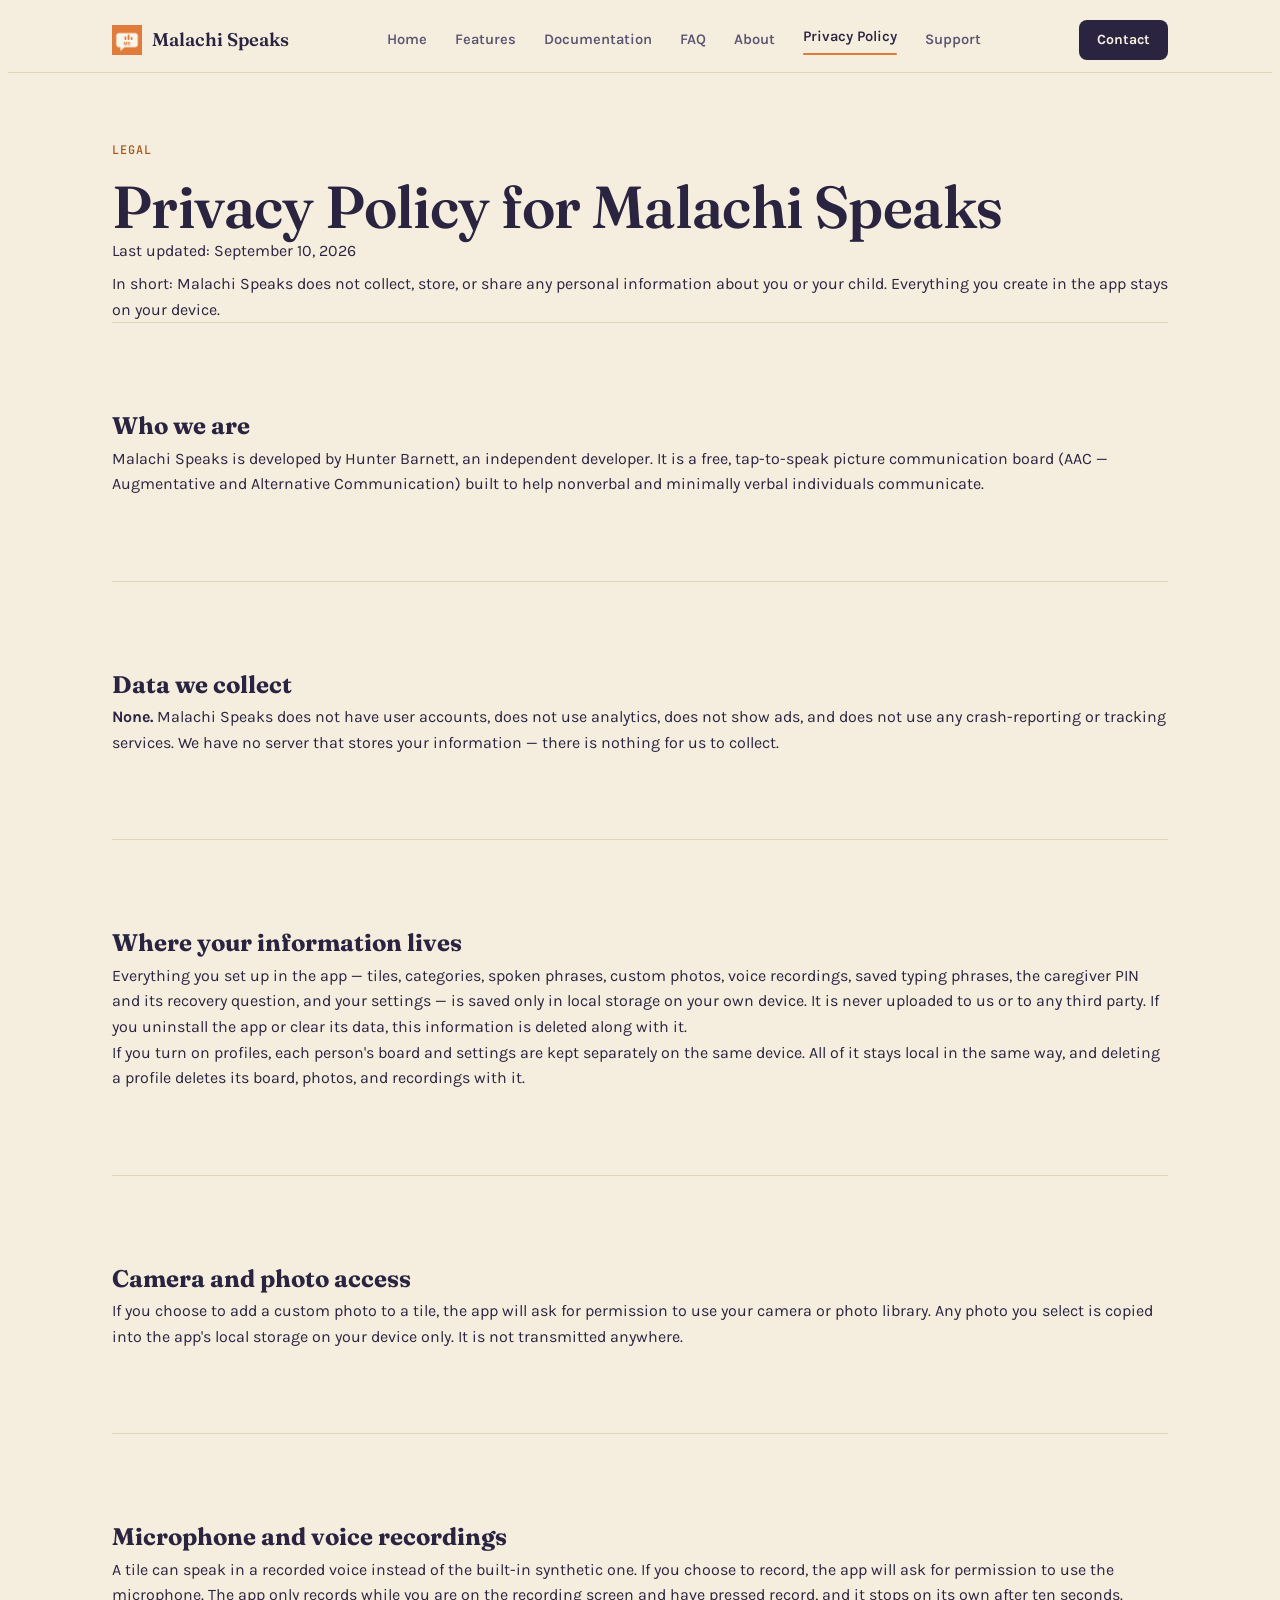
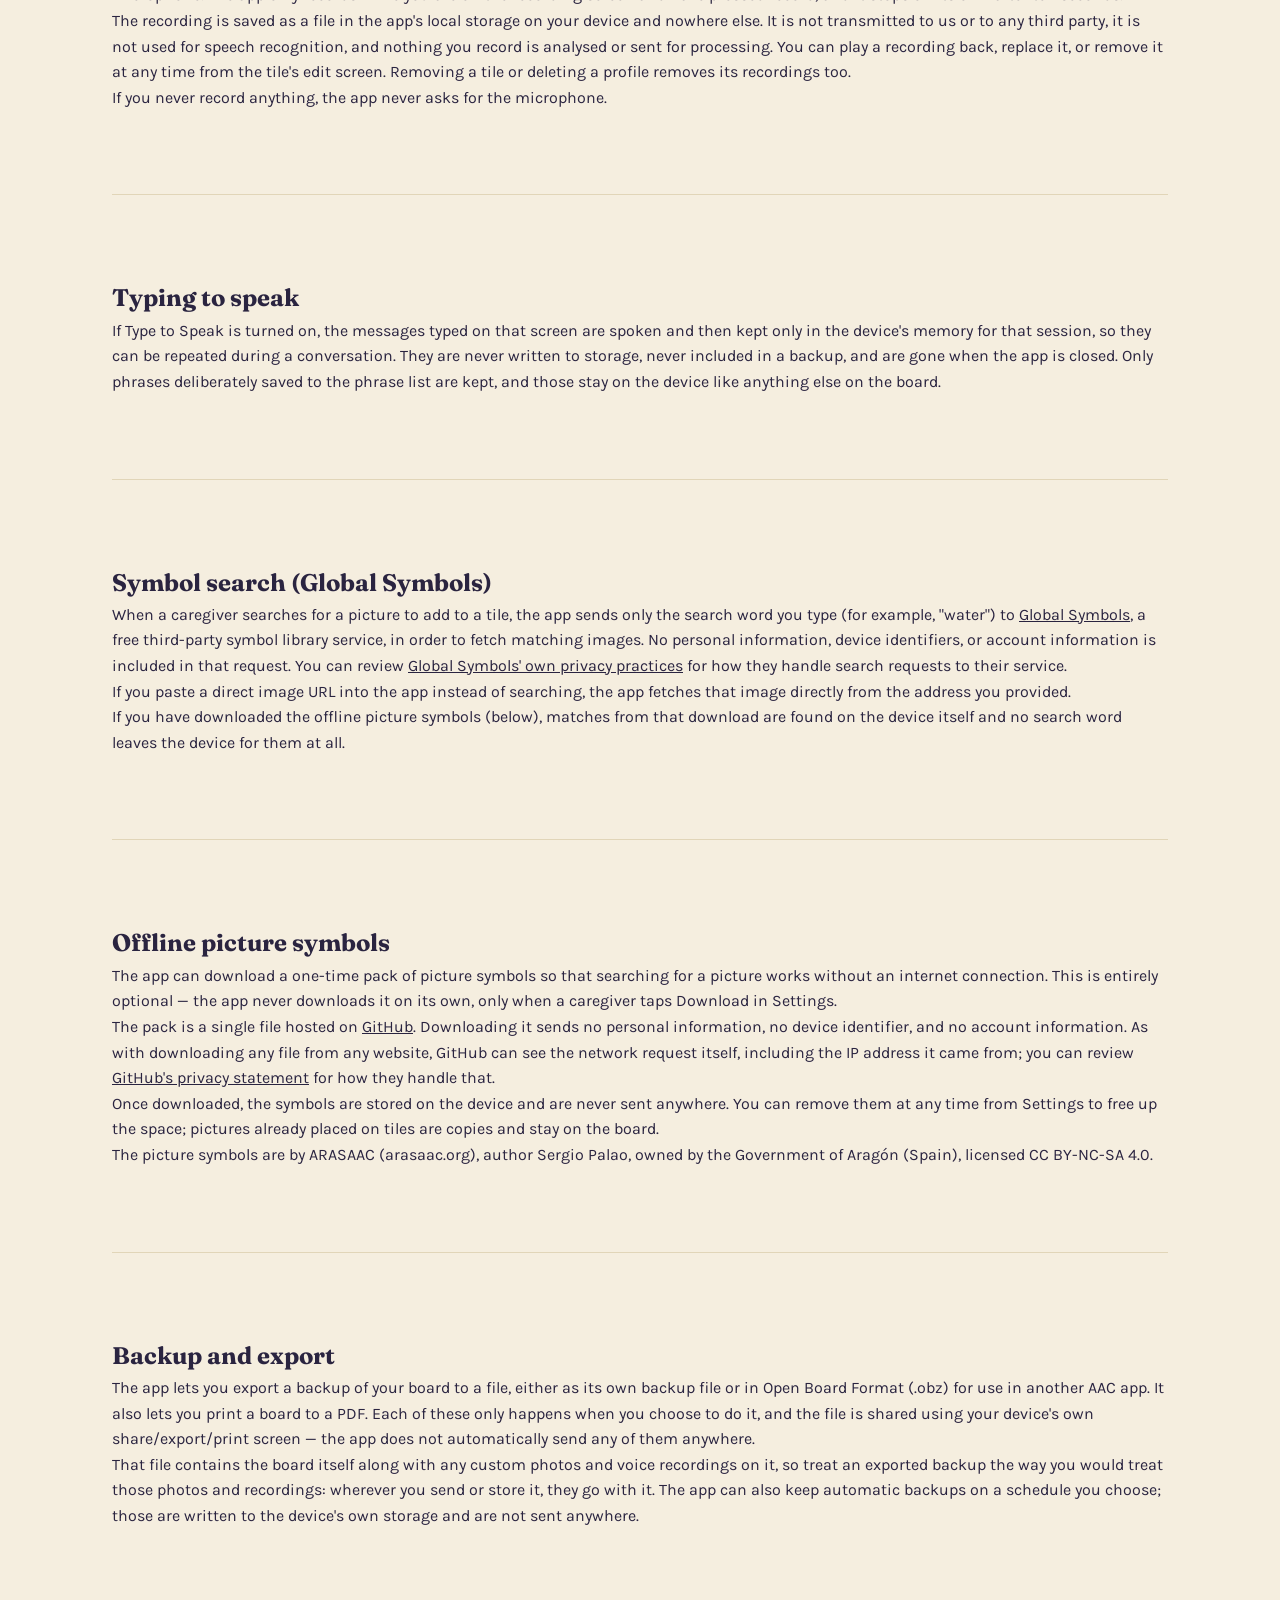
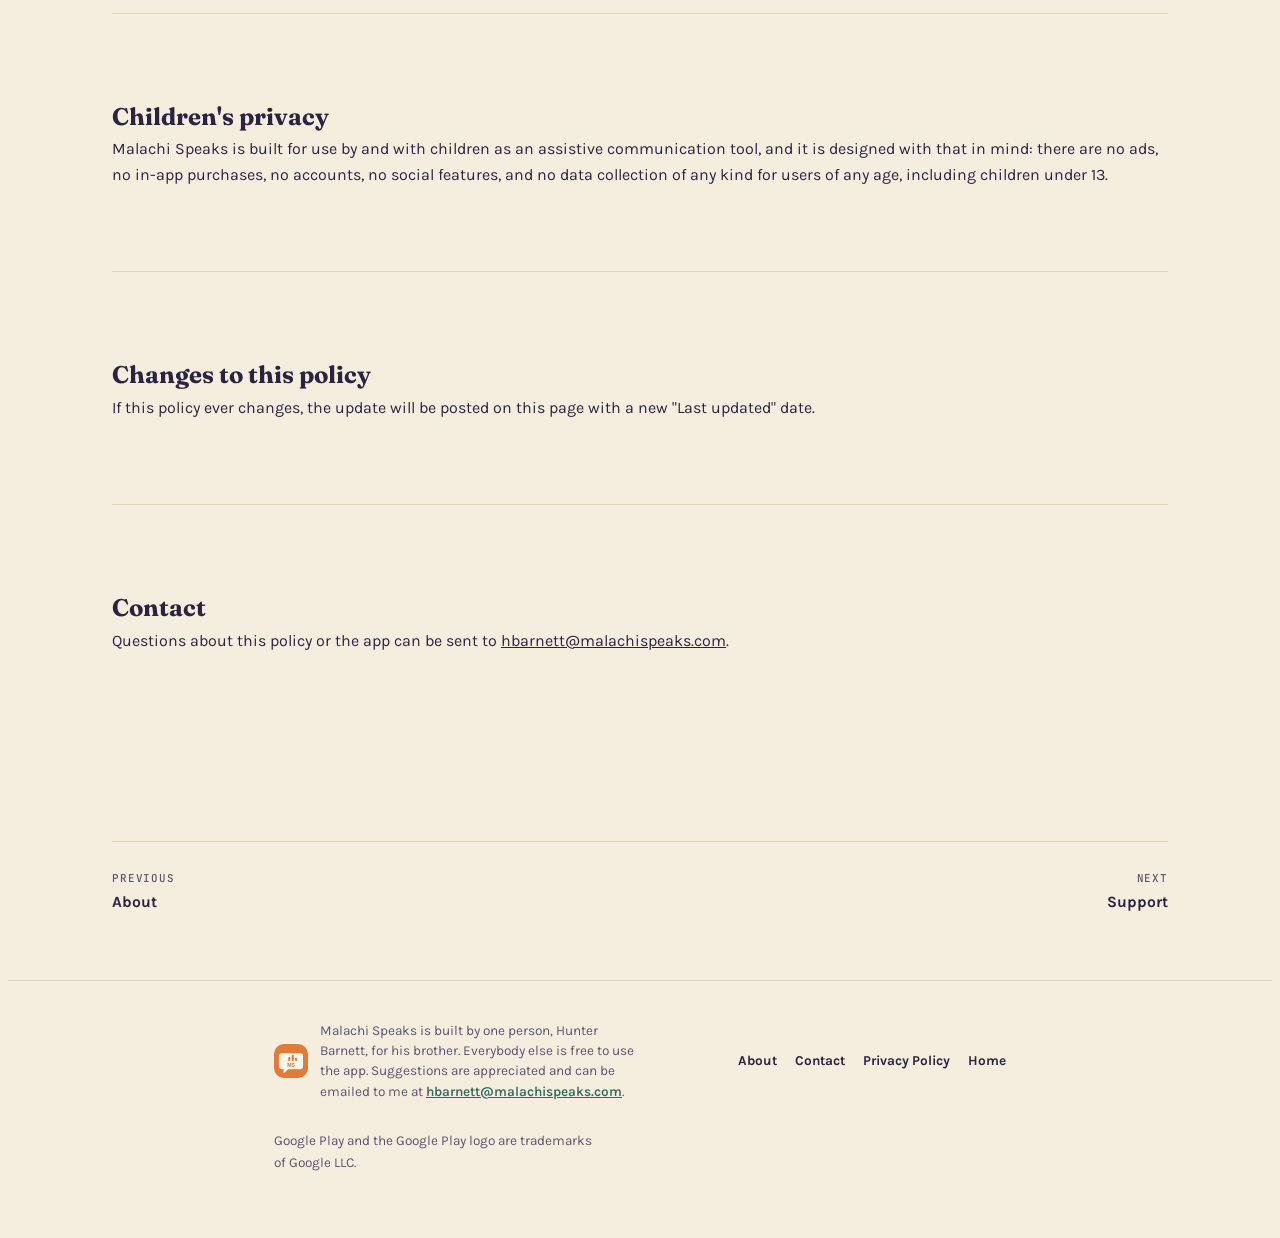
<file: privacy/index.html>
<!DOCTYPE html>
<html lang="en">
<head>
<meta charset="UTF-8">
<meta name="viewport" content="width=device-width, initial-scale=1.0">
<title>Privacy Policy — Malachi Speaks</title>
<meta name="description" content="Malachi Speaks collects nothing. No accounts, no servers, no analytics — everything you set up stays on your own device.">
<link rel="icon" href="/assets/logo.png">
<link rel="preconnect" href="https://fonts.googleapis.com">
<link rel="preconnect" href="https://fonts.gstatic.com" crossorigin>
<link href="https://fonts.googleapis.com/css2?family=Fraunces:opsz,wght@9..144,400;9..144,500;9..144,600;9..144,700&family=Karla:wght@400;600;700&family=JetBrains+Mono:wght@400;500&display=swap" rel="stylesheet">
<link rel="canonical" href="https://malachispeaks.com/privacy/">
<meta name="theme-color" content="#E07B39">
<meta property="og:type" content="website">
<meta property="og:site_name" content="Malachi Speaks">
<meta property="og:locale" content="en_US">
<meta property="og:url" content="https://malachispeaks.com/privacy/">
<meta property="og:title" content="Privacy Policy — Malachi Speaks">
<meta property="og:description" content="Malachi Speaks collects nothing. No accounts, no servers, no analytics — everything you set up stays on your own device.">
<meta property="og:image" content="https://malachispeaks.com/assets/og-image.png">
<meta property="og:image:width" content="1200">
<meta property="og:image:height" content="630">
<meta property="og:image:alt" content="Malachi Speaks — a free AAC picture board app for Android, shown on a phone">
<meta name="twitter:card" content="summary_large_image">
<meta name="twitter:title" content="Privacy Policy — Malachi Speaks">
<meta name="twitter:description" content="Malachi Speaks collects nothing. No accounts, no servers, no analytics — everything you set up stays on your own device.">
<meta name="twitter:image" content="https://malachispeaks.com/assets/og-image.png">
<link href="/assets/style.css" rel="stylesheet">
</head>
<body>

<nav class="nav">
  <div class="wrap nav-inner">
    <a class="brand" href="/">
      <img src="/assets/logo.png" alt="" width="30" height="30">
      <span class="brand-text">Malachi Speaks</span>
    </a>
    <div class="nav-links">
      <a href="/">Home</a>
      <a href="/features/">Features</a>
      <a href="/docs/">Documentation</a>
      <a href="/faq/">FAQ</a>
      <a href="/about/">About</a>
      <a href="/privacy/" aria-current="page">Privacy Policy</a>
      <a href="/support/">Support</a>
    </div>
    <div class="nav-right">
      <a class="nav-cta" href="mailto:hbarnett@malachispeaks.com">Contact</a>
      <details class="nav-menu">
        <summary aria-label="Menu">
          <span class="burger" aria-hidden="true"></span>
          <span class="burger-label">Menu</span>
        </summary>
        <div class="nav-menu-panel">
          <a href="/">Home</a>
          <a href="/features/">Features</a>
          <a href="/docs/">Documentation</a>
          <a href="/faq/">FAQ</a>
          <a href="/about/">About</a>
          <a href="/privacy/" aria-current="page">Privacy Policy</a>
          <a href="/support/">Support</a>
          <a class="menu-cta" href="mailto:hbarnett@malachispeaks.com">Contact</a>
        </div>
      </details>
    </div>
  </div>
</nav>

<div class="wrap">
  <header class="hero">
    <span class="kicker">Legal</span>
    <h1>Privacy Policy for Malachi Speaks</h1>
    <p class="updated">Last updated: September 10, 2026</p>
  </header>

  <div class="summary">
    In short: Malachi Speaks does not collect, store, or share any personal
    information about you or your child. Everything you create in the app
    stays on your device.
  </div>

  <main>
    <section class="policy">
      <h2>Who we are</h2>
      <p>Malachi Speaks is developed by Hunter Barnett, an independent developer.
      It is a free, tap-to-speak picture communication board (AAC — Augmentative
      and Alternative Communication) built to help nonverbal and minimally
      verbal individuals communicate.</p>
    </section>

    <section class="policy">
      <h2>Data we collect</h2>
      <p><strong>None.</strong> Malachi Speaks does not have user accounts, does
      not use analytics, does not show ads, and does not use any crash-reporting
      or tracking services. We have no server that stores your information —
      there is nothing for us to collect.</p>
    </section>

    <section class="policy">
      <h2>Where your information lives</h2>
      <p>Everything you set up in the app — tiles, categories, spoken phrases,
      custom photos, voice recordings, saved typing phrases, the caregiver PIN
      and its recovery question, and your settings — is saved only in local
      storage on your own device. It
      is never uploaded to us or to any third party. If you uninstall the app or
      clear its data, this information is deleted along with it.</p>
      <p>If you turn on profiles, each person's board and settings are kept
      separately on the same device. All of it stays local in the same way, and
      deleting a profile deletes its board, photos, and recordings with it.</p>
    </section>

    <section class="policy">
      <h2>Camera and photo access</h2>
      <p>If you choose to add a custom photo to a tile, the app will ask for
      permission to use your camera or photo library. Any photo you select is
      copied into the app's local storage on your device only. It is not
      transmitted anywhere.</p>
    </section>

    <section class="policy">
      <h2>Microphone and voice recordings</h2>
      <p>A tile can speak in a recorded voice instead of the built-in synthetic
      one. If you choose to record, the app will ask for permission to use the
      microphone. The app only records while you are on the recording screen and
      have pressed record, and it stops on its own after ten seconds.</p>
      <p>The recording is saved as a file in the app's local storage on your
      device and nowhere else. It is not transmitted to us or to any third
      party, it is not used for speech recognition, and nothing you record is
      analysed or sent for processing. You can play a recording back, replace
      it, or remove it at any time from the tile's edit screen. Removing a tile
      or deleting a profile removes its recordings too.</p>
      <p>If you never record anything, the app never asks for the microphone.</p>
    </section>

    <section class="policy">
      <h2>Typing to speak</h2>
      <p>If Type to Speak is turned on, the messages typed on that screen are
      spoken and then kept only in the device's memory for that session, so they
      can be repeated during a conversation. They are never written to storage,
      never included in a backup, and are gone when the app is closed. Only
      phrases deliberately saved to the phrase list are kept, and those stay on
      the device like anything else on the board.</p>
    </section>

    <section class="policy">
      <h2>Symbol search (Global Symbols)</h2>
      <p>When a caregiver searches for a picture to add to a tile, the app sends
      only the search word you type (for example, "water") to
      <a href="https://globalsymbols.com" target="_blank" rel="noopener">Global Symbols</a>,
      a free third-party symbol library service, in order to fetch matching
      images. No personal information, device identifiers, or account
      information is included in that request. You can review
      <a href="https://globalsymbols.com" target="_blank" rel="noopener">Global Symbols' own privacy practices</a>
      for how they handle search requests to their service.</p>
      <p>If you paste a direct image URL into the app instead of searching, the
      app fetches that image directly from the address you provided.</p>
      <p>If you have downloaded the offline picture symbols (below), matches
      from that download are found on the device itself and no search word
      leaves the device for them at all.</p>
    </section>

    <section class="policy">
      <h2>Offline picture symbols</h2>
      <p>The app can download a one-time pack of picture symbols so that
      searching for a picture works without an internet connection. This is
      entirely optional — the app never downloads it on its own, only when a
      caregiver taps Download in Settings.</p>
      <p>The pack is a single file hosted on
      <a href="https://github.com/hcbarnet/malachi-speaks-symbols" target="_blank" rel="noopener">GitHub</a>.
      Downloading it sends no personal information, no device identifier, and
      no account information. As with downloading any file from any website,
      GitHub can see the network request itself, including the IP address it
      came from; you can review
      <a href="https://docs.github.com/en/site-policy/privacy-policies/github-general-privacy-statement" target="_blank" rel="noopener">GitHub's privacy statement</a>
      for how they handle that.</p>
      <p>Once downloaded, the symbols are stored on the device and are never
      sent anywhere. You can remove them at any time from Settings to free up
      the space; pictures already placed on tiles are copies and stay on the
      board.</p>
      <p>The picture symbols are by ARASAAC (arasaac.org), author Sergio Palao,
      owned by the Government of Arag&oacute;n (Spain), licensed CC BY-NC-SA
      4.0.</p>
    </section>

    <section class="policy">
      <h2>Backup and export</h2>
      <p>The app lets you export a backup of your board to a file, either as
      its own backup file or in Open Board Format (.obz) for use in another AAC
      app. It also lets you print a board to a PDF. Each of these only happens
      when you choose to do it, and the file is shared using your device's own
      share/export/print screen — the app does not automatically send any of
      them anywhere.</p>
      <p>That file contains the board itself along with any custom photos and
      voice recordings on it, so treat an exported backup the way you would
      treat those photos and recordings: wherever you send or store it, they go
      with it. The app can also keep automatic backups on a schedule you choose;
      those are written to the device's own storage and are not sent
      anywhere.</p>
    </section>

    <section class="policy">
      <h2>Children's privacy</h2>
      <p>Malachi Speaks is built for use by and with children as an assistive
      communication tool, and it is designed with that in mind: there are no
      ads, no in-app purchases, no accounts, no social features, and no data
      collection of any kind for users of any age, including children under 13.</p>
    </section>

    <section class="policy">
      <h2>Changes to this policy</h2>
      <p>If this policy ever changes, the update will be posted on this page with
      a new "Last updated" date.</p>
    </section>

    <section class="policy">
      <h2>Contact</h2>
      <p>Questions about this policy or the app can be sent to
      <a href="mailto:hbarnett@malachispeaks.com">hbarnett@malachispeaks.com</a>.</p>
    </section>
  </main>
</div>

<div class="wrap"><div class="page-nav">
  <a href="/about/"><span>Previous</span>About</a>
  <a class="next" href="/support/"><span>Next</span>Support</a>
</div></div>

<footer>
  <div class="wrap footer-inner">
    <div class="footer-brand">
      <img src="/assets/logo.png" alt="" width="34" height="34" style="border-radius:10px;flex-shrink:0;">
      <p>Malachi Speaks is built by one person, Hunter Barnett, for his
      brother. Everybody else is free to use the app. Suggestions are
      appreciated and can be emailed to me at
      <a href="mailto:hbarnett@malachispeaks.com">hbarnett@malachispeaks.com</a>.</p>
    </div>
    <div class="footer-links">
      <a href="/about/">About</a>
      <a href="mailto:hbarnett@malachispeaks.com">Contact</a>
      <a href="/privacy/">Privacy Policy</a>
      <a href="/">Home</a>
    </div>
    <p class="footer-legal">Google Play and the Google Play logo are trademarks of Google LLC.</p>
  </div>
</footer>

<script>
  // Progressive enhancement only: <details> opens and closes on its own.
  // This closes the panel after a tap and on an outside click.
  (function () {
    var menu = document.querySelector('.nav-menu');
    if (!menu) return;
    menu.querySelectorAll('a').forEach(function (link) {
      link.addEventListener('click', function () { menu.open = false; });
    });
    document.addEventListener('click', function (event) {
      if (menu.open && !menu.contains(event.target)) menu.open = false;
    });
  })();
</script>

</body>
</html>
</file>
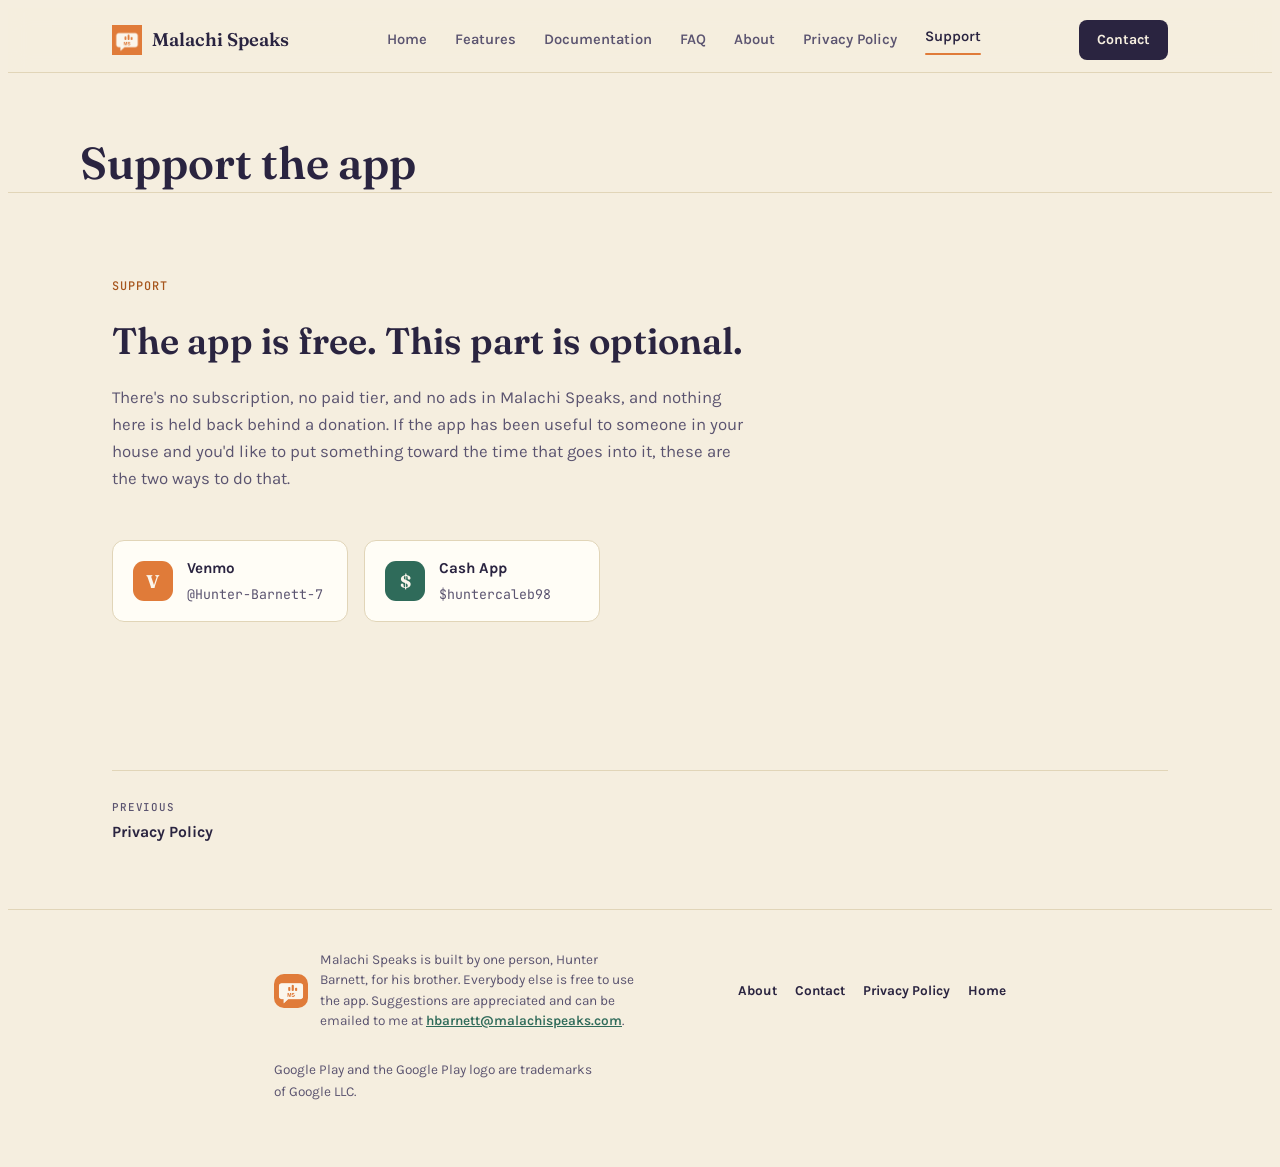
<file: support/index.html>
<!DOCTYPE html>
<html lang="en">
<head>
<meta charset="UTF-8">
<meta name="viewport" content="width=device-width, initial-scale=1.0">
<title>Support — Malachi Speaks</title>
<meta name="description" content="Malachi Speaks is free. If it has been useful, here are two optional ways to put something toward the time behind it.">
<link rel="icon" href="/assets/logo.png">
<link rel="preconnect" href="https://fonts.googleapis.com">
<link rel="preconnect" href="https://fonts.gstatic.com" crossorigin>
<link href="https://fonts.googleapis.com/css2?family=Fraunces:opsz,wght@9..144,400;9..144,500;9..144,600;9..144,700&family=Karla:wght@400;600;700&family=JetBrains+Mono:wght@400;500&display=swap" rel="stylesheet">
<link rel="canonical" href="https://malachispeaks.com/support/">
<meta name="theme-color" content="#E07B39">
<meta property="og:type" content="website">
<meta property="og:site_name" content="Malachi Speaks">
<meta property="og:locale" content="en_US">
<meta property="og:url" content="https://malachispeaks.com/support/">
<meta property="og:title" content="Support — Malachi Speaks">
<meta property="og:description" content="Malachi Speaks is free. If it has been useful, here are two optional ways to put something toward the time behind it.">
<meta property="og:image" content="https://malachispeaks.com/assets/og-image.png">
<meta property="og:image:width" content="1200">
<meta property="og:image:height" content="630">
<meta property="og:image:alt" content="Malachi Speaks — a free AAC picture board app for Android, shown on a phone">
<meta name="twitter:card" content="summary_large_image">
<meta name="twitter:title" content="Support — Malachi Speaks">
<meta name="twitter:description" content="Malachi Speaks is free. If it has been useful, here are two optional ways to put something toward the time behind it.">
<meta name="twitter:image" content="https://malachispeaks.com/assets/og-image.png">
<link href="/assets/style.css" rel="stylesheet">
</head>
<body>

<nav class="nav">
  <div class="wrap nav-inner">
    <a class="brand" href="/">
      <img src="/assets/logo.png" alt="" width="30" height="30">
      <span class="brand-text">Malachi Speaks</span>
    </a>
    <div class="nav-links">
      <a href="/">Home</a>
      <a href="/features/">Features</a>
      <a href="/docs/">Documentation</a>
      <a href="/faq/">FAQ</a>
      <a href="/about/">About</a>
      <a href="/privacy/">Privacy Policy</a>
      <a href="/support/" aria-current="page">Support</a>
    </div>
    <div class="nav-right">
      <a class="nav-cta" href="mailto:hbarnett@malachispeaks.com">Contact</a>
      <details class="nav-menu">
        <summary aria-label="Menu">
          <span class="burger" aria-hidden="true"></span>
          <span class="burger-label">Menu</span>
        </summary>
        <div class="nav-menu-panel">
          <a href="/">Home</a>
          <a href="/features/">Features</a>
          <a href="/docs/">Documentation</a>
          <a href="/faq/">FAQ</a>
          <a href="/about/">About</a>
          <a href="/privacy/">Privacy Policy</a>
          <a href="/support/" aria-current="page">Support</a>
          <a class="menu-cta" href="mailto:hbarnett@malachispeaks.com">Contact</a>
        </div>
      </details>
    </div>
  </div>
</nav>

<div class="wrap page-head">
  <h1>Support the app</h1>
</div>
<section><div class="wrap">
    <div class="section-head">
      <span class="kicker">Support</span>
      <h2>The app is free. This part is optional.</h2>
      <p>There's no subscription, no paid tier, and no ads in Malachi Speaks, and
      nothing here is held back behind a donation. If the app has been useful to
      someone in your house and you'd like to put something toward the time that
      goes into it, these are the two ways to do that.</p>
    </div>
    <div class="support-grid">
      <a class="support-card" href="https://venmo.com/u/Hunter-Barnett-7" target="_blank" rel="noopener">
        <span class="support-mark" aria-hidden="true">V</span>
        <span>
          <span class="support-name">Venmo</span>
          <span class="support-handle">@Hunter-Barnett-7</span>
        </span>
      </a>
      <a class="support-card" href="https://cash.app/$huntercaleb98" target="_blank" rel="noopener">
        <span class="support-mark cash" aria-hidden="true">$</span>
        <span>
          <span class="support-name">Cash App</span>
          <span class="support-handle">$huntercaleb98</span>
        </span>
      </a>
    </div>
  </div></section>

<div class="wrap"><div class="page-nav">
  <a href="/privacy/"><span>Previous</span>Privacy Policy</a>
</div></div>

<footer>
  <div class="wrap footer-inner">
    <div class="footer-brand">
      <img src="/assets/logo.png" alt="" width="34" height="34" style="border-radius:10px;flex-shrink:0;">
      <p>Malachi Speaks is built by one person, Hunter Barnett, for his
      brother. Everybody else is free to use the app. Suggestions are
      appreciated and can be emailed to me at
      <a href="mailto:hbarnett@malachispeaks.com">hbarnett@malachispeaks.com</a>.</p>
    </div>
    <div class="footer-links">
      <a href="/about/">About</a>
      <a href="mailto:hbarnett@malachispeaks.com">Contact</a>
      <a href="/privacy/">Privacy Policy</a>
      <a href="/">Home</a>
    </div>
    <p class="footer-legal">Google Play and the Google Play logo are trademarks of Google LLC.</p>
  </div>
</footer>

<script>
  // Progressive enhancement only: <details> opens and closes on its own.
  // This closes the panel after a tap and on an outside click.
  (function () {
    var menu = document.querySelector('.nav-menu');
    if (!menu) return;
    menu.querySelectorAll('a').forEach(function (link) {
      link.addEventListener('click', function () { menu.open = false; });
    });
    document.addEventListener('click', function (event) {
      if (menu.open && !menu.contains(event.target)) menu.open = false;
    });
  })();
</script>

</body>
</html>
</file>
<file: assets/style.css>
:root {
    --paper: #F5EEDF;
    --paper-raised: #FBF6EC;
    --ink: #2A2440;
    --ink-soft: #5B5470;
    --accent: #E07B39;
    --accent-text: #A6551C;
    --accent-ink: #FBF6EC;
    --teal: #2F6B5A;
    --teal-soft: #E4EEE9;
    --line: #E1D5B8;
    --line-soft: #EBE1CB;
    --card: #FFFDF6;
    --shadow: 15 30% 20%;

    --font-display: "Fraunces", Georgia, "Times New Roman", serif;
    --font-body: "Karla", -apple-system, "Segoe UI", sans-serif;
    --font-mono: "JetBrains Mono", "SF Mono", Consolas, monospace;
  }

  @media (prefers-color-scheme: dark) {
    :root:not([data-theme="light"]) {
      --paper: #1C1826;
      --paper-raised: #241F32;
      --ink: #F0E9D8;
      --ink-soft: #B8AFCB;
      --accent: #EE9159;
      --accent-text: #F0A166;
      --accent-ink: #2B1608;
      --teal: #6FBBA3;
      --teal-soft: #24352F;
      --line: #392F52;
      --line-soft: #2C2540;
      --card: #221D30;
      --shadow: 260 40% 3%;
    }
  }
  :root[data-theme="dark"] {
    --paper: #1C1826;
    --paper-raised: #241F32;
    --ink: #F0E9D8;
    --ink-soft: #B8AFCB;
    --accent: #EE9159;
    --accent-text: #F0A166;
    --accent-ink: #2B1608;
    --teal: #6FBBA3;
    --teal-soft: #24352F;
    --line: #392F52;
    --line-soft: #2C2540;
    --card: #221D30;
    --shadow: 260 40% 3%;
  }

  * { box-sizing: border-box; }
  body {
    background: var(--paper);
    color: var(--ink);
    font-family: var(--font-body);
    font-size: 16px;
    line-height: 1.6;
    -webkit-font-smoothing: antialiased;
  }
  h1, h2, h3, h4 { font-family: var(--font-display); text-wrap: balance; margin: 0; color: var(--ink); }
  p { margin: 0; }
  a { color: inherit; }
  ::selection { background: var(--accent); color: var(--accent-ink); }
  :focus-visible { outline: 2px solid var(--teal); outline-offset: 3px; border-radius: 4px; }

  .wrap { max-width: 1120px; margin: 0 auto; padding: 0 32px; }
  @media (max-width: 640px) { .wrap { padding: 0 20px; } }

  /* ---------- Nav ---------- */
  .nav {
    position: sticky; top: 0; z-index: 40;
    background: color-mix(in srgb, var(--paper) 88%, transparent);
    backdrop-filter: blur(10px);
    border-bottom: 1px solid var(--line);
  }
  .nav-inner {
    display: flex; align-items: center; justify-content: space-between;
    height: 64px;
    /* A real gap, so the links and the Contact button can never end up
       touching — which is how they came to overlap on a tablet. */
    gap: 20px;
  }
  .brand { flex-shrink: 0; display: flex; align-items: center; gap: 10px; font-family: var(--font-display); font-weight: 600; font-size: 1.15rem; text-decoration: none; }
  .brand-mark {
    width: 30px; height: 30px; border-radius: 9px;
    background: var(--accent); color: var(--accent-ink);
    display: flex; align-items: center; justify-content: center;
    font-family: var(--font-mono); font-weight: 500; font-size: 0.8rem;
    flex-shrink: 0;
  }
  /* The gap shrinks with the viewport rather than holding 28px until the
     whole row stops fitting. The six links plus the brand and the button
     needed 784px, but the links only hid below 760px — so between those
     two numbers the row overflowed and the Contact button sat on top of
     the last link. Reported on an Android tablet, where the fallback font
     renders wider than it does here and the squeeze starts sooner. */
  .nav-links {
    display: flex; align-items: center; font-weight: 600;
    gap: clamp(14px, 2.2vw, 28px); font-size: 0.92rem;
    min-width: 0;
  }
  .nav-links a { text-decoration: none; color: var(--ink-soft); transition: color .15s; }
  .nav-links a:hover { color: var(--ink); }
  /* The nav mixes two kinds of link: five that scroll this page, two that
     leave it. Styled identically they read as one list and the jump to a
     different page comes as a surprise, so the two groups are separated
     and the ones that navigate carry a mark. */
  .nav-divider {
    width: 1px; height: 18px; background: var(--line); flex-shrink: 0;
  }
  .nav-away::after {
    content: "↗"; font-size: 0.78em; margin-left: 3px;
    vertical-align: 1px; opacity: 0.65;
  }

  .menu-heading {
    font-family: var(--font-mono); font-size: 0.66rem; font-weight: 500;
    text-transform: uppercase; letter-spacing: 0.08em;
    color: var(--ink-soft); padding: 10px 14px 4px;
  }
  .nav-menu-panel .menu-heading:first-child { padding-top: 4px; }
  .nav-cta {
    background: var(--ink); color: var(--paper);
    padding: 9px 18px; border-radius: 8px; text-decoration: none;
    font-size: 0.88rem; font-weight: 700;
    /* Neither of these may be squashed to make room: a half-width
       Contact button is what overlapping looks like from the other side. */
    flex-shrink: 0; white-space: nowrap;
  }
  /* Hidden well before the row actually runs out of room, so a device
     whose fonts render a little wider still has slack. Raised from 900
     when a seventh link was added — the number has to move with the
     content, which is the trap the original 760 fell into.
     Below this the menu button takes over: hiding the links without
     replacing them left About and the Privacy Policy reachable only from
     the footer, which is not navigation. */
  @media (max-width: 1000px) { .nav-links { display: none; } }

  .nav-right { display: flex; align-items: center; gap: 10px; flex-shrink: 0; }

  /* A native <details>, so the menu opens with no JavaScript at all. The
     small script at the end of the page only closes it after a tap. */
  .nav-menu { position: relative; display: none; }
  /* Wherever the menu exists, it holds everything — including Contact.
     One place to look beats a button in the row and a list beside it. */
  @media (max-width: 1000px) {
    .nav-menu { display: block; }
    .nav-cta { display: none; }
  }

  .nav-menu > summary {
    list-style: none; cursor: pointer; user-select: none;
    display: flex; align-items: center; gap: 8px;
    padding: 8px 14px 8px 12px; border-radius: 8px;
    border: 1px solid var(--line); background: var(--paper-raised);
    font-size: 0.86rem; font-weight: 700; color: var(--ink);
  }
  .nav-menu > summary::-webkit-details-marker { display: none; }
  .nav-menu > summary:hover { border-color: var(--accent); }

  /* Three bars drawn from one element, so there is no icon to load. */
  .burger {
    width: 16px; height: 2px; border-radius: 2px; background: currentColor;
    position: relative; display: block; flex-shrink: 0;
  }
  .burger::before, .burger::after {
    content: ""; position: absolute; left: 0; width: 16px; height: 2px;
    border-radius: 2px; background: currentColor;
  }
  .burger::before { top: -5px; }
  .burger::after { top: 5px; }
  .nav-menu[open] .burger { background: transparent; }
  .nav-menu[open] .burger::before { top: 0; transform: rotate(45deg); }
  .nav-menu[open] .burger::after { top: 0; transform: rotate(-45deg); }

  .nav-menu-panel {
    position: absolute; right: 0; top: calc(100% + 10px);
    min-width: 208px; padding: 8px;
    display: flex; flex-direction: column;
    background: var(--card); border: 1px solid var(--line);
    border-radius: 12px; box-shadow: 0 14px 34px -12px rgba(0,0,0,0.3);
  }
  .nav-menu-panel a {
    padding: 11px 14px; border-radius: 8px; text-decoration: none;
    font-size: 0.95rem; font-weight: 600; color: var(--ink);
  }
  .nav-menu-panel a:hover { background: var(--line-soft); }
  /* The one action in a list of destinations, so it is set apart. */
  .menu-cta {
    margin-top: 6px; padding-top: 14px;
    border-top: 1px solid var(--line); border-radius: 0 0 8px 8px;
    color: var(--accent-text);
  }

  @media (max-width: 400px) { .burger-label { display: none; } }

  /* The wordmark stays: with Contact in the menu the row is only the
     brand and the menu button, which fits a 320 phone with room to
     spare. It was hidden while all three had to share 375px. */

  /* ---------- Hero ---------- */
  .hero { padding: 76px 0 64px; }
  .hero-grid { display: grid; grid-template-columns: 1.05fr 0.95fr; gap: 56px; align-items: center; }
  @media (max-width: 900px) { .hero-grid { grid-template-columns: 1fr; gap: 44px; } }

  .hero h1 {
    margin-top: 4px;
    font-size: clamp(2.6rem, 5vw, 3.7rem);
    font-weight: 600; line-height: 1.04; letter-spacing: -0.01em;
  }
  .hero h1 em { font-style: italic; color: var(--accent-text); }
  .hero-sub {
    margin-top: 22px; font-size: 1.14rem; color: var(--ink-soft);
    max-width: 46ch; line-height: 1.65;
  }
  .hero-actions { display: flex; flex-wrap: wrap; gap: 14px; margin-top: 32px; }
  .btn {
    display: inline-flex; align-items: center; gap: 9px;
    padding: 13px 22px; border-radius: 9px; font-weight: 700; font-size: 0.96rem;
    text-decoration: none; border: 1px solid transparent; cursor: pointer;
    transition: transform .15s, box-shadow .15s;
  }
  .btn:hover { transform: translateY(-1px); }
  .btn-primary { background: var(--ink); color: var(--paper); }
  .btn-primary:hover { box-shadow: 0 8px 20px -8px hsl(var(--shadow) / 0.5); }
  .btn-ghost { background: transparent; border-color: var(--line); color: var(--ink); }
  .btn-ghost:hover { border-color: var(--ink-soft); }

  .hero-note { margin-top: 20px; font-size: 0.86rem; color: var(--ink-soft); display: flex; align-items: center; gap: 8px; }

  /* Both badges unmodified, per Google's and Apple's guidelines. Google's PNG
     carries its own transparent margin, so it is nudged left to line its
     visible edge up with the buttons above it, and set to 60px so the button
     inside renders at 40. Apple's SVG has no such margin, so it is set to 40
     directly — which is also Apple's minimum. The two buttons then read as the
     same size, which is what Apple asks for when badges sit together. */
  .store-badges { display: flex; align-items: center; gap: 6px; flex-wrap: wrap; margin-top: 20px; }
  .store-badge { display: inline-block; margin-top: 20px; margin-left: -12px; line-height: 0; }
  .store-badges .store-badge { margin-top: 0; }
  .store-badge img { height: 60px; width: auto; }
  .store-badge-apple { margin-left: 0; }
  /* After the rule above, not before: same specificity, so source order is
     what decides it. */
  .store-badge-apple img { height: 40px; }
  .footer-legal { margin-top: 14px; font-size: 0.74rem; color: var(--ink-soft); }

  /* ---------- Hero screenshot ---------- */
  .board-mock {
    background: var(--card); border: 1px solid var(--line);
    border-radius: 20px; padding: 10px;
    box-shadow: 0 24px 60px -30px hsl(var(--shadow) / 0.45);
    max-width: 360px; margin: 0 auto;
  }
  .board-mock img {
    display: block; width: 100%; border-radius: 13px;
    /* The real screenshot is a light UI regardless of site theme — same
       reasoning as the app itself, which has no dark mode of its own. */
  }
  .shot-caption {
    text-align: center; font-size: 0.78rem; color: var(--ink-soft);
    margin-top: 12px; font-family: var(--font-mono);
  }

  /* ---------- Gallery ---------- */
  .gallery { display: grid; grid-template-columns: 1fr 1fr; gap: 40px; align-items: start; }
  @media (max-width: 760px) { .gallery { grid-template-columns: 1fr; } }
  .gallery-shot {
    background: var(--card); border: 1px solid var(--line); border-radius: 18px;
    padding: 10px; box-shadow: 0 20px 45px -28px hsl(var(--shadow) / 0.4);
  }
  .gallery-shot img { display: block; width: 100%; border-radius: 11px; }
  .gallery-text h3 { font-size: 1.2rem; font-weight: 700; font-family: var(--font-body); margin-bottom: 10px; }
  .gallery-text p { color: var(--ink-soft); font-size: 0.96rem; line-height: 1.6; }
  .gallery-col { display: flex; flex-direction: column; gap: 18px; }
  @media (max-width: 760px) { .gallery-col { order: -1; } }

  /* ---------- Section shell ---------- */
  section { padding: 84px 0; border-top: 1px solid var(--line); }
  .section-head { max-width: 640px; margin-bottom: 48px; }
  .kicker {
    font-family: var(--font-mono); font-size: 0.74rem; font-weight: 500;
    text-transform: uppercase; letter-spacing: 0.09em; color: var(--accent-text); margin-bottom: 12px; display: block;
  }
  .section-head h2 { font-size: clamp(1.7rem, 3vw, 2.3rem); font-weight: 600; }
  .section-head p { margin-top: 14px; font-size: 1.05rem; color: var(--ink-soft); }

  /* ---------- Feature grid ---------- */
  .feature-grid { display: grid; grid-template-columns: repeat(3, 1fr); gap: 1px; background: var(--line); border: 1px solid var(--line); border-radius: 16px; overflow: hidden; }
  @media (max-width: 860px) { .feature-grid { grid-template-columns: repeat(2, 1fr); } }
  @media (max-width: 560px) { .feature-grid { grid-template-columns: 1fr; } }
  .feature {
    background: var(--card); padding: 28px 26px; display: flex; flex-direction: column; gap: 14px;
  }
  .feature .icon {
    width: 38px; height: 38px; border-radius: 10px; background: var(--line-soft);
    display: flex; align-items: center; justify-content: center; color: var(--teal);
  }
  .feature h3 { font-size: 1.05rem; font-weight: 700; font-family: var(--font-body); }
  .feature p { font-size: 0.92rem; color: var(--ink-soft); line-height: 1.55; }
  .feature .tag {
    font-family: var(--font-mono); font-size: 0.7rem; color: var(--ink-soft);
    background: var(--paper-raised); border: 1px solid var(--line); padding: 2px 8px;
    border-radius: 100px; align-self: flex-start; margin-top: -2px;
  }

  /* ---------- Stats ---------- */
  .stats { display: grid; grid-template-columns: repeat(3, 1fr); gap: 28px; }
  @media (max-width: 760px) { .stats { grid-template-columns: 1fr; } }
  .stat .num { font-family: var(--font-display); font-size: 2.6rem; font-weight: 600; color: var(--ink); font-variant-numeric: tabular-nums; }
  .stat .num span { color: var(--accent-text); }
  .stat .label { margin-top: 6px; font-size: 0.9rem; color: var(--ink-soft); max-width: 24ch; }

  .quote-block {
    margin-top: 56px; padding: 32px 36px; background: var(--paper-raised);
    border-left: 3px solid var(--accent); border-radius: 4px 14px 14px 4px;
  }
  .quote-block p { font-family: var(--font-display); font-size: 1.28rem; font-style: italic; line-height: 1.5; color: var(--ink); }
  .quote-block cite { display: block; margin-top: 14px; font-family: var(--font-body); font-style: normal; font-size: 0.86rem; color: var(--ink-soft); font-weight: 600; }

  /* ---------- Docs ---------- */
  #docs { padding-top: 84px; }
  .docs-layout { display: grid; grid-template-columns: 220px 1fr; gap: 56px; align-items: start; }
  @media (max-width: 860px) { .docs-layout { grid-template-columns: 1fr; } }

  .docs-nav { position: sticky; top: 84px; display: flex; flex-direction: column; gap: 2px; }
  @media (max-width: 860px) { .docs-nav { position: static; flex-direction: row; flex-wrap: wrap; margin-bottom: 8px; } }
  .docs-nav-group { margin-bottom: 18px; }
  .docs-nav-title { font-family: var(--font-mono); font-size: 0.68rem; text-transform: uppercase; letter-spacing: 0.08em; color: var(--ink-soft); margin-bottom: 8px; display: block; }
  .docs-nav a {
    display: block; padding: 6px 10px; margin-left: -10px; border-radius: 7px;
    font-size: 0.89rem; color: var(--ink-soft); text-decoration: none; font-weight: 600;
  }
  .docs-nav a:hover { background: var(--line-soft); color: var(--ink); }

  .doc-section { margin-bottom: 52px; scroll-margin-top: 84px; }
  .doc-section h3 {
    font-size: 1.28rem; font-weight: 600; padding-bottom: 14px; margin-bottom: 20px;
    border-bottom: 1px solid var(--line); display: flex; align-items: center; gap: 12px;
  }
  .doc-num {
    font-family: var(--font-mono); font-size: 0.78rem; color: var(--teal);
    background: var(--teal-soft); width: 26px; height: 26px; border-radius: 7px;
    display: flex; align-items: center; justify-content: center; flex-shrink: 0;
  }
  .doc-section p { color: var(--ink-soft); margin-bottom: 14px; max-width: 68ch; }
  .doc-section p:last-child { margin-bottom: 0; }
  .doc-section strong { color: var(--ink); font-weight: 700; }
  .doc-section ul, .doc-section ol { margin: 0 0 14px; padding-left: 22px; color: var(--ink-soft); max-width: 66ch; }
  .doc-section li { margin-bottom: 8px; line-height: 1.55; }
  .doc-section li::marker { color: var(--teal); font-weight: 700; }
  .setting {
    font-family: var(--font-mono); font-size: 0.82rem; color: var(--ink);
    background: var(--paper-raised); border: 1px solid var(--line);
    padding: 1px 7px; border-radius: 5px; white-space: nowrap;
  }
  .callout {
    background: var(--paper-raised); border: 1px solid var(--line); border-radius: 10px;
    padding: 16px 18px; margin: 18px 0; font-size: 0.92rem; color: var(--ink-soft);
    display: flex; gap: 12px;
  }
  .callout .mark { color: var(--accent-text); font-weight: 700; flex-shrink: 0; font-family: var(--font-mono); }
  .callout.privacy { border-color: color-mix(in srgb, var(--teal) 40%, var(--line)); }
  .callout.privacy .mark { color: var(--teal); }

  /* ---------- FAQ ---------- */
  .faq { max-width: 760px; }
  .faq-item { border-bottom: 1px solid var(--line); padding: 22px 0; }
  .faq-item:first-child { padding-top: 0; }
  .faq-q { font-family: var(--font-display); font-size: 1.12rem; font-weight: 600; margin-bottom: 10px; }
  .faq-a { color: var(--ink-soft); font-size: 0.96rem; max-width: 62ch; }

  /* ---------- Footer ---------- */
  footer { padding: 48px 0 60px; }
  .footer-inner { display: flex; justify-content: space-between; align-items: flex-end; flex-wrap: wrap; gap: 20px; }
  .footer-brand { display: flex; align-items: center; gap: 14px; }
  .footer-inner p { font-size: 0.85rem; color: var(--ink-soft); max-width: 40ch; line-height: 1.6; }
  .footer-links { display: flex; gap: 20px; font-size: 0.86rem; font-weight: 700; }
  .footer-links a { text-decoration: none; color: var(--ink); }
  .footer-links a:hover { color: var(--teal); }

  /* ---------- About teaser ---------- */
  #about-teaser { border-top: 1px solid var(--line); }
  .about-teaser-card {
    display: flex; align-items: center; justify-content: space-between;
    gap: 32px; flex-wrap: wrap;
    background: var(--paper-raised); border: 1px solid var(--line);
    border-left: 3px solid var(--accent);
    border-radius: 16px; padding: 32px 34px;
  }
  .about-teaser-card h2 { font-size: 1.5rem; font-weight: 600; }
  .about-teaser-card p {
    margin-top: 12px; color: var(--ink-soft); max-width: 58ch;
    font-size: 0.98rem;
  }
  .about-teaser-card .btn { flex-shrink: 0; }

  /* ---------- Support ---------- */
  .support-grid { display: flex; flex-wrap: wrap; gap: 16px; }
  .support-card {
    display: flex; align-items: center; gap: 14px; min-width: 236px;
    background: var(--card); border: 1px solid var(--line); border-radius: 12px;
    padding: 15px 20px; text-decoration: none; color: var(--ink);
    transition: border-color .15s, transform .15s;
  }
  .support-card:hover { border-color: var(--accent); transform: translateY(-2px); }
  .support-card:focus-visible { outline: 2px solid var(--accent); outline-offset: 3px; }
  .support-mark {
    width: 40px; height: 40px; border-radius: 11px; flex-shrink: 0;
    display: grid; place-items: center;
    font-family: var(--font-display); font-weight: 700; font-size: 1.15rem;
    background: var(--accent); color: var(--accent-ink);
  }
  .support-mark.cash { background: var(--teal); color: var(--paper-raised); }
  .support-name { font-weight: 700; font-size: 0.95rem; display: block; }
  .support-handle { font-family: var(--font-mono); font-size: 0.83rem; color: var(--ink-soft); }

  /* ---------- Hero ---------- */
  header.hero { padding: 68px 0 8px; }
  .kicker {
    font-family: var(--font-mono); font-size: 0.74rem; font-weight: 500;
    text-transform: uppercase; letter-spacing: 0.09em; color: var(--accent-text);
    margin-bottom: 16px; display: block;
  }
  h1 { font-size: clamp(2.1rem, 5.2vw, 3.1rem); font-weight: 600; line-height: 1.12; }
  .lede {
    margin-top: 24px; font-size: 1.12rem; line-height: 1.62;
    color: var(--ink-soft); max-width: 56ch;
  }
  /* A rule that reads as a signature stroke rather than a divider. */
  .lede::before {
    content: ""; display: block; width: 54px; height: 3px; border-radius: 2px;
    background: var(--accent); margin-bottom: 24px;
  }

  main { padding-bottom: 40px; }
  .about-section { margin-top: 56px; scroll-margin-top: 80px; }
  .about-section h2 {
    font-size: 1.32rem; font-weight: 600; padding-bottom: 12px; margin-bottom: 18px;
    border-bottom: 1px solid var(--line);
  }
  .about-section p { color: var(--ink-soft); margin-bottom: 14px; max-width: 66ch; }
  .about-section p:last-child { margin-bottom: 0; }


  /* ---------- The honest three ---------- */
  /* Three across where they fit, one across where they don't — never two
     with a third stranded on its own row, which is what 240px gave at this
     column width. */
  .honest-grid {
    display: grid; gap: 16px; margin-top: 26px;
    grid-template-columns: repeat(auto-fit, minmax(205px, 1fr));
  }
  @media (max-width: 700px) { .honest-grid { grid-template-columns: 1fr; } }
  .honest-card {
    background: var(--card); border: 1px solid var(--line);
    border-radius: 14px; padding: 22px 24px 24px;
    /* The top edge carries the meaning: what you gain, what it costs, and
       the question nobody likes being asked. */
    border-top: 3px solid var(--line);
  }
  .honest-card.good { border-top-color: var(--teal); }
  .honest-card.cost { border-top-color: var(--accent); }
  .honest-card.stop { border-top-color: var(--ink-soft); }
  .honest-label {
    display: block; font-family: var(--font-mono); font-size: 0.7rem;
    font-weight: 500; text-transform: uppercase; letter-spacing: 0.08em;
    color: var(--ink); margin-bottom: 10px;
  }
  .honest-card p { font-size: 0.93rem; line-height: 1.62; margin: 0; }


  /* ---------- Facts ---------- */
  .facts { margin: 4px 0 0; display: grid; gap: 0; }
  .facts > div {
    display: flex; flex-wrap: wrap; gap: 4px 18px;
    padding: 13px 0; border-bottom: 1px solid var(--line-soft);
  }
  .facts > div:last-child { border-bottom: 0; }
  .facts dt {
    font-family: var(--font-mono); font-size: 0.74rem; text-transform: uppercase;
    letter-spacing: 0.07em; color: var(--ink-soft); min-width: 118px;
    padding-top: 3px;
  }
  .facts dd { margin: 0; font-weight: 600; color: var(--ink); }
  /* On a narrow screen the long values wrap onto their own line anyway,
     so half the rows aligned and half didn't. Stack every row instead of
     letting the content decide row by row. */
  @media (max-width: 560px) {
    .facts > div { flex-direction: column; gap: 3px; }
    .facts dt { min-width: 0; padding-top: 0; }
  }


  /* ---------- Sign-off ---------- */
  .signoff {
    margin-top: 60px; padding: 30px 32px;
    background: var(--teal-soft);
    border: 1px solid color-mix(in srgb, var(--teal) 32%, transparent);
    border-radius: 16px;
  }
  .signoff p { color: var(--ink); max-width: 60ch; }
  .signoff-name {
    margin-top: 14px; font-family: var(--font-display); font-size: 1.15rem;
    font-weight: 600; font-style: italic;
  }

  footer { border-top: 1px solid var(--line); padding: 40px 0 56px; margin-top: 64px; }
  .footer-inner {
    display: flex; align-items: center; gap: 14px; flex-wrap: wrap;
    justify-content: space-between; max-width: 780px; margin: 0 auto; padding: 0 24px;
  }
  .footer-brand { display: flex; align-items: center; gap: 12px; }
  .footer-brand p { font-size: 0.85rem; color: var(--ink-soft); max-width: 40ch; line-height: 1.5; }
  .footer-links { display: flex; gap: 18px; font-size: 0.85rem; font-weight: 700; flex-wrap: wrap; }
  .footer-links a { text-decoration: none; color: var(--ink); }
  .footer-links a:hover { color: var(--teal); }

  /* ---------- Page nav ---------- */
  /* Every entry is a real page now, so the two-kinds-of-link problem is
     gone with the single page it came from: no anchors, no outbound
     marker, no "on this page" group. */
  .nav-links a[aria-current="page"] { color: var(--ink); }
  .nav-links a[aria-current="page"]::after {
    content: ""; display: block; height: 2px; border-radius: 2px;
    background: var(--accent); margin-top: 4px;
  }
  .nav-menu-panel a[aria-current="page"] {
    background: var(--line-soft); color: var(--ink);
  }

  /* ---------- Page header, shared by every inner page ---------- */
  /* Less bottom padding when the H1 stands alone, since the section that
     follows brings its own headline. */
  .page-head { padding: 64px 0 4px; }
  .page-head h1 { font-size: clamp(2rem, 4.6vw, 2.8rem); font-weight: 600; line-height: 1.14; }
  .page-head .page-sub {
    margin-top: 18px; font-size: 1.08rem; color: var(--ink-soft); max-width: 62ch;
  }

  /* ---------- Next/prev, so a page is not a dead end ---------- */
  .page-nav {
    display: flex; justify-content: space-between; gap: 16px; flex-wrap: wrap;
    margin-top: 64px; padding-top: 28px; border-top: 1px solid var(--line);
  }
  .page-nav a {
    display: flex; flex-direction: column; gap: 3px; text-decoration: none;
    color: var(--ink); font-weight: 700; font-size: 0.98rem;
  }
  .page-nav span {
    font-family: var(--font-mono); font-size: 0.68rem; text-transform: uppercase;
    letter-spacing: 0.08em; color: var(--ink-soft); font-weight: 500;
  }
  .page-nav a:hover { color: var(--teal); }
  .page-nav .next { text-align: right; margin-left: auto; }

  /* ---------- Home: where to go next ---------- */
  /* Exactly four cards, so the columns are stated rather than fitted:
     auto-fit gave three across with the fourth stranded on its own row. */
  .home-grid {
    display: grid; gap: 16px; margin-top: 44px;
    grid-template-columns: repeat(4, 1fr);
  }
  @media (max-width: 1040px) { .home-grid { grid-template-columns: repeat(2, 1fr); } }
  @media (max-width: 600px)  { .home-grid { grid-template-columns: 1fr; } }
  .home-card {
    display: block; text-decoration: none; color: inherit;
    background: var(--paper-raised); border: 1px solid var(--line);
    border-radius: 14px; padding: 24px 26px; transition: border-color .15s, transform .15s;
  }
  .home-card:hover { border-color: var(--accent); transform: translateY(-2px); }
  .home-card h3 {
    font-family: var(--font-display); font-size: 1.08rem; font-weight: 600;
    margin: 0 0 8px;
  }
  .home-card p { font-size: 0.93rem; color: var(--ink-soft); line-height: 1.6; margin: 0; }
  .home-card .go {
    display: inline-block; margin-top: 12px; font-size: 0.86rem;
    font-weight: 700; color: var(--accent-text);
  }

  /* ---------- Screenshot gallery ---------- */
  /* A row that scrolls with snap on a phone and becomes a grid when there
     is room. No lightbox and no carousel script: the images are the point,
     and a gallery that needs JavaScript to show them is a gallery that
     shows nothing when it fails. */
  .shots {
    display: grid; gap: 18px; margin-top: 40px;
    grid-template-columns: repeat(5, minmax(0, 1fr));
  }
  .shot { margin: 0; display: flex; flex-direction: column; }
  .shot img {
    width: 100%; height: auto; display: block;
    border-radius: 14px; border: 1px solid var(--line);
    background: var(--card);
    box-shadow: 0 18px 34px -20px rgba(0,0,0,0.45);
  }
  .shot figcaption {
    margin-top: 14px; font-size: 0.86rem; line-height: 1.55;
    color: var(--ink-soft);
  }
  .shot figcaption strong {
    display: block; color: var(--ink); font-size: 0.93rem;
    font-weight: 700; margin-bottom: 3px;
  }

  @media (max-width: 1040px) {
    .shots { grid-template-columns: repeat(3, minmax(0, 1fr)); }
  }
  /* On a phone the row scrolls sideways and each shot is cropped to its
     top. A phone screenshot is about 2:1, so showing a whole phone screen
     on a phone screen spends more than half the viewport — and the lower
     half of most of these is empty background anyway. The title bar names
     the screen and the first rows carry the content, with a soft fade at
     the cut so it reads as deliberate rather than clipped. */
  @media (max-width: 720px) {
    .shots {
      display: flex; gap: 14px;
      overflow-x: auto; scroll-snap-type: x mandatory;
      margin-left: -24px; margin-right: -24px;
      padding: 4px 24px 10px;
      -webkit-overflow-scrolling: touch;
      scrollbar-width: thin;
    }
    .shot { flex: 0 0 54%; scroll-snap-align: center; position: relative; }
    .shot img {
      height: 210px; object-fit: cover; object-position: top center;
      border-bottom-left-radius: 4px; border-bottom-right-radius: 4px;
    }
    .shot::after {
      content: ""; position: absolute; left: 1px; right: 1px;
      top: 182px; height: 28px; pointer-events: none;
      border-radius: 0 0 4px 4px;
      background: linear-gradient(to bottom,
        rgba(255,253,246,0), var(--card));
    }
    .shot figcaption { margin-top: 12px; font-size: 0.82rem; }
    .shot figcaption strong { font-size: 0.89rem; }
  }


  /* The email is a link inside footer prose, which is set in the muted
     ink — it needs to be visibly a link without shouting. */
  .footer-brand p a { color: var(--teal); font-weight: 600; }
</file>
